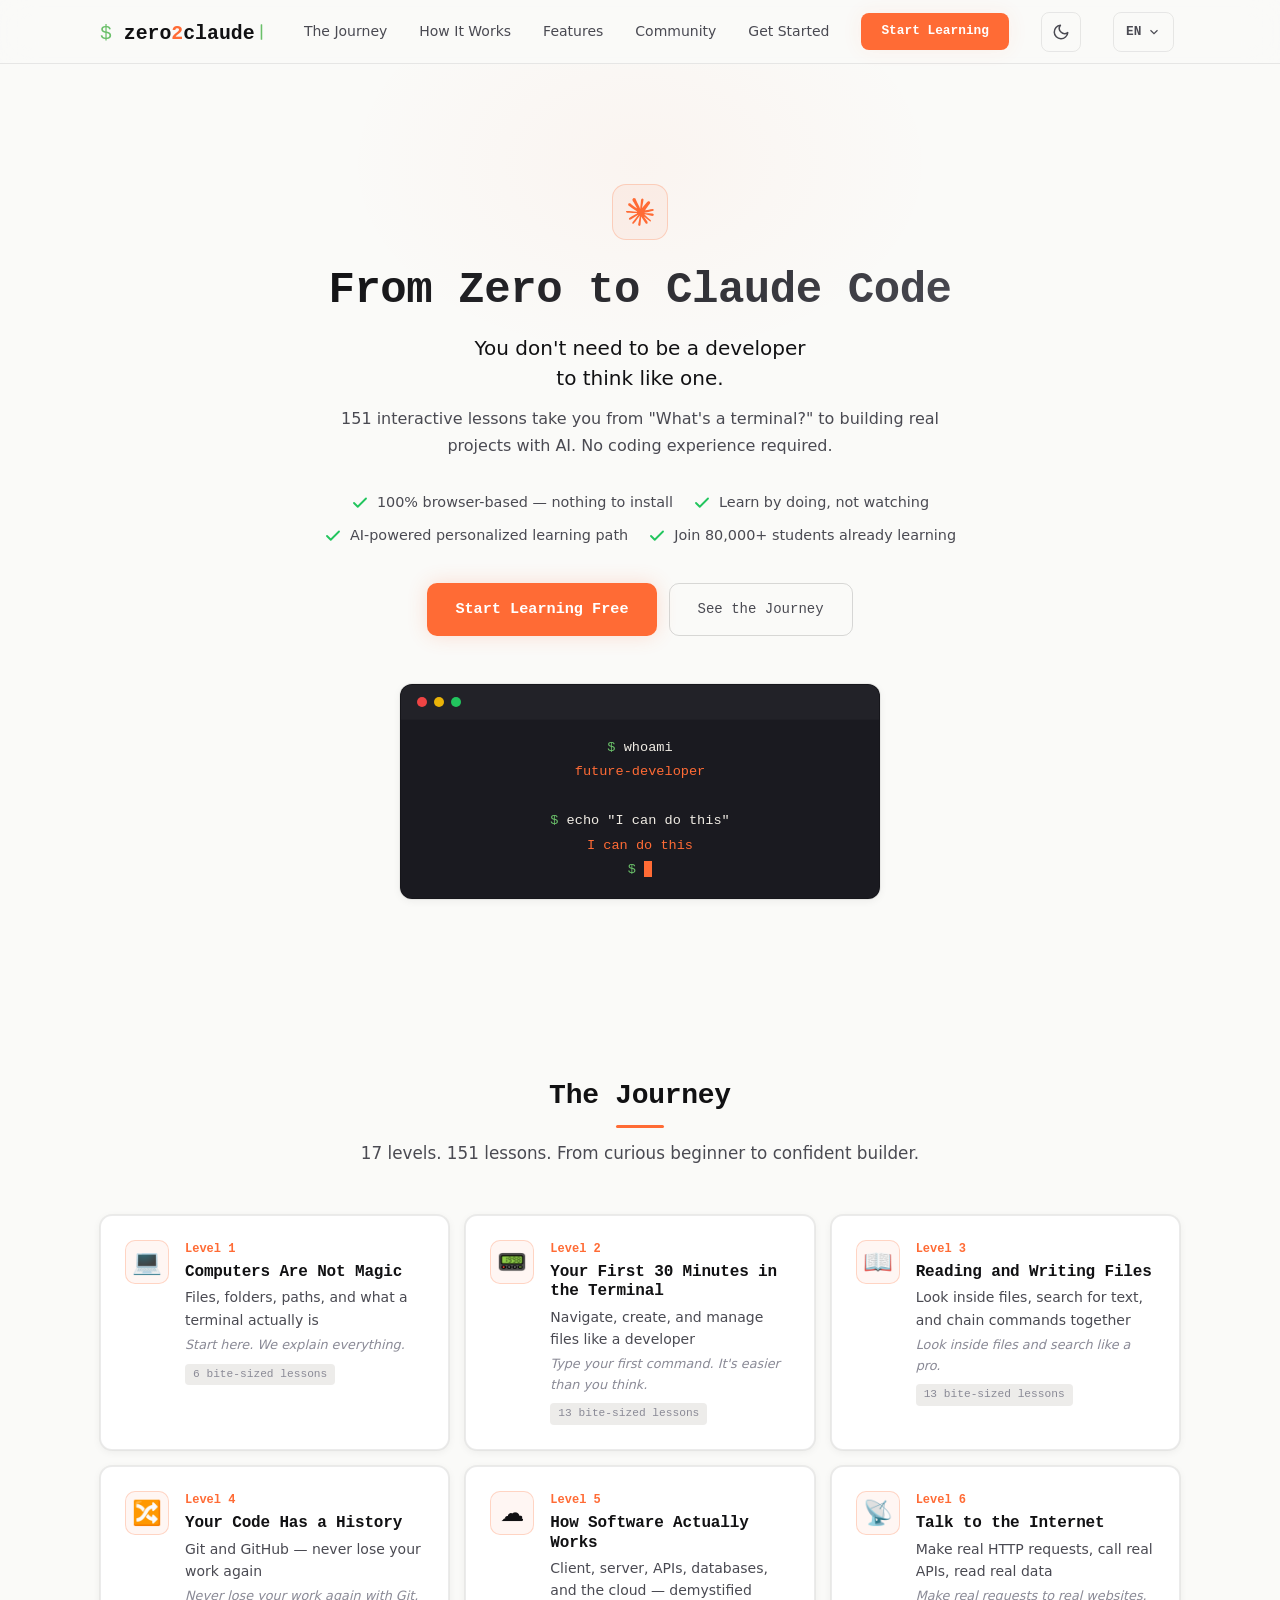
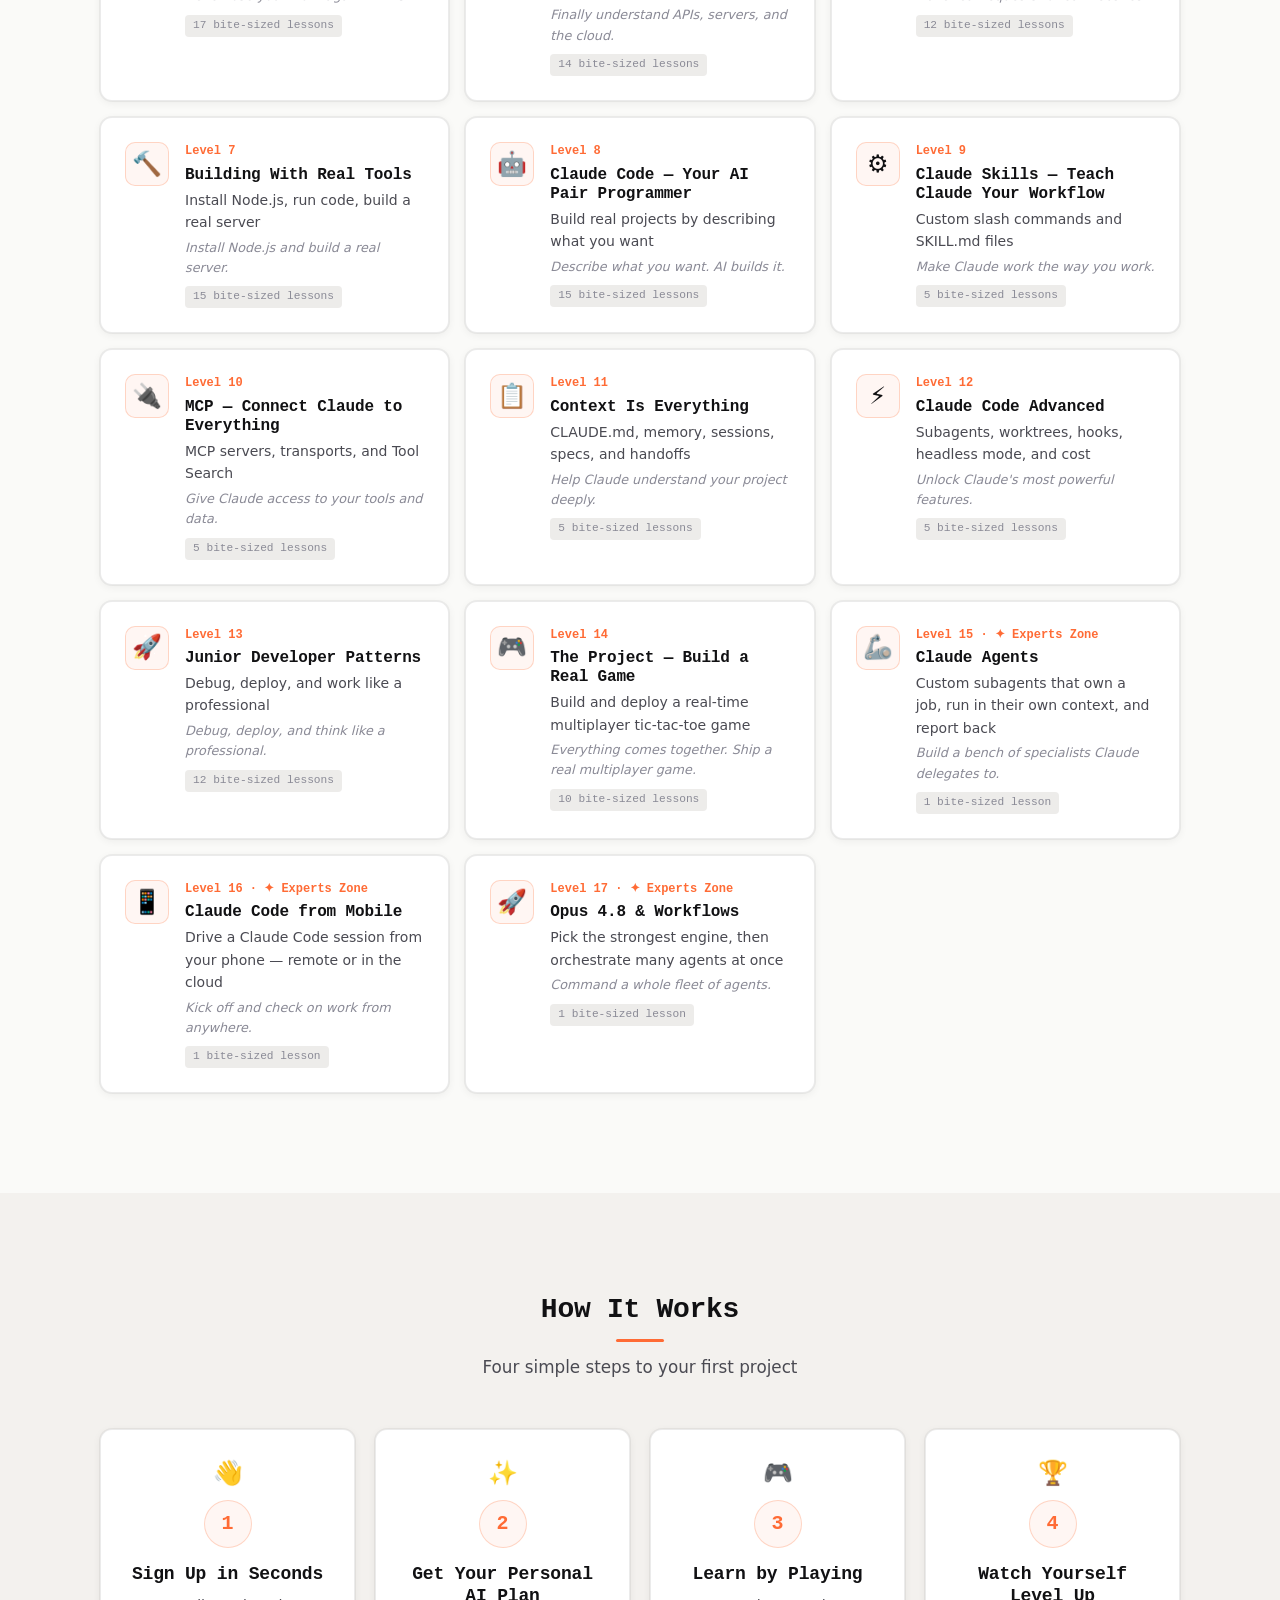
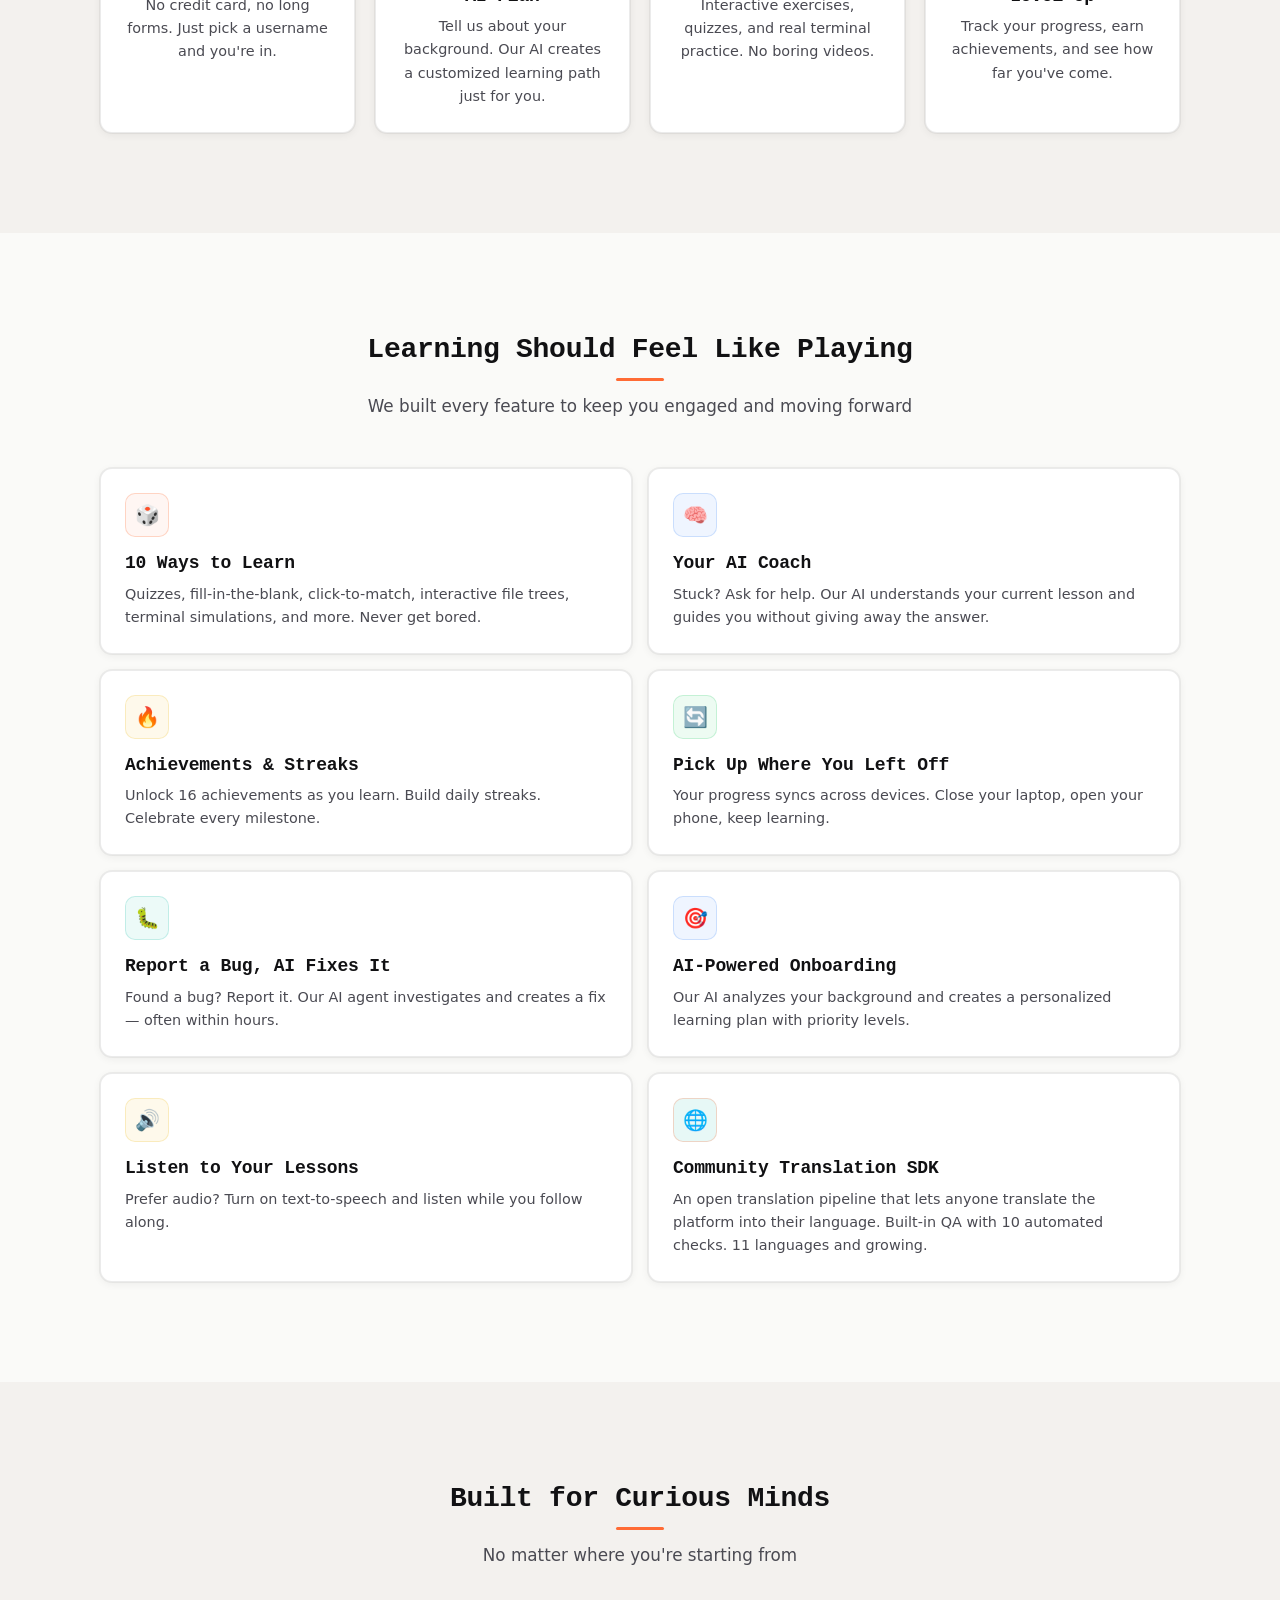
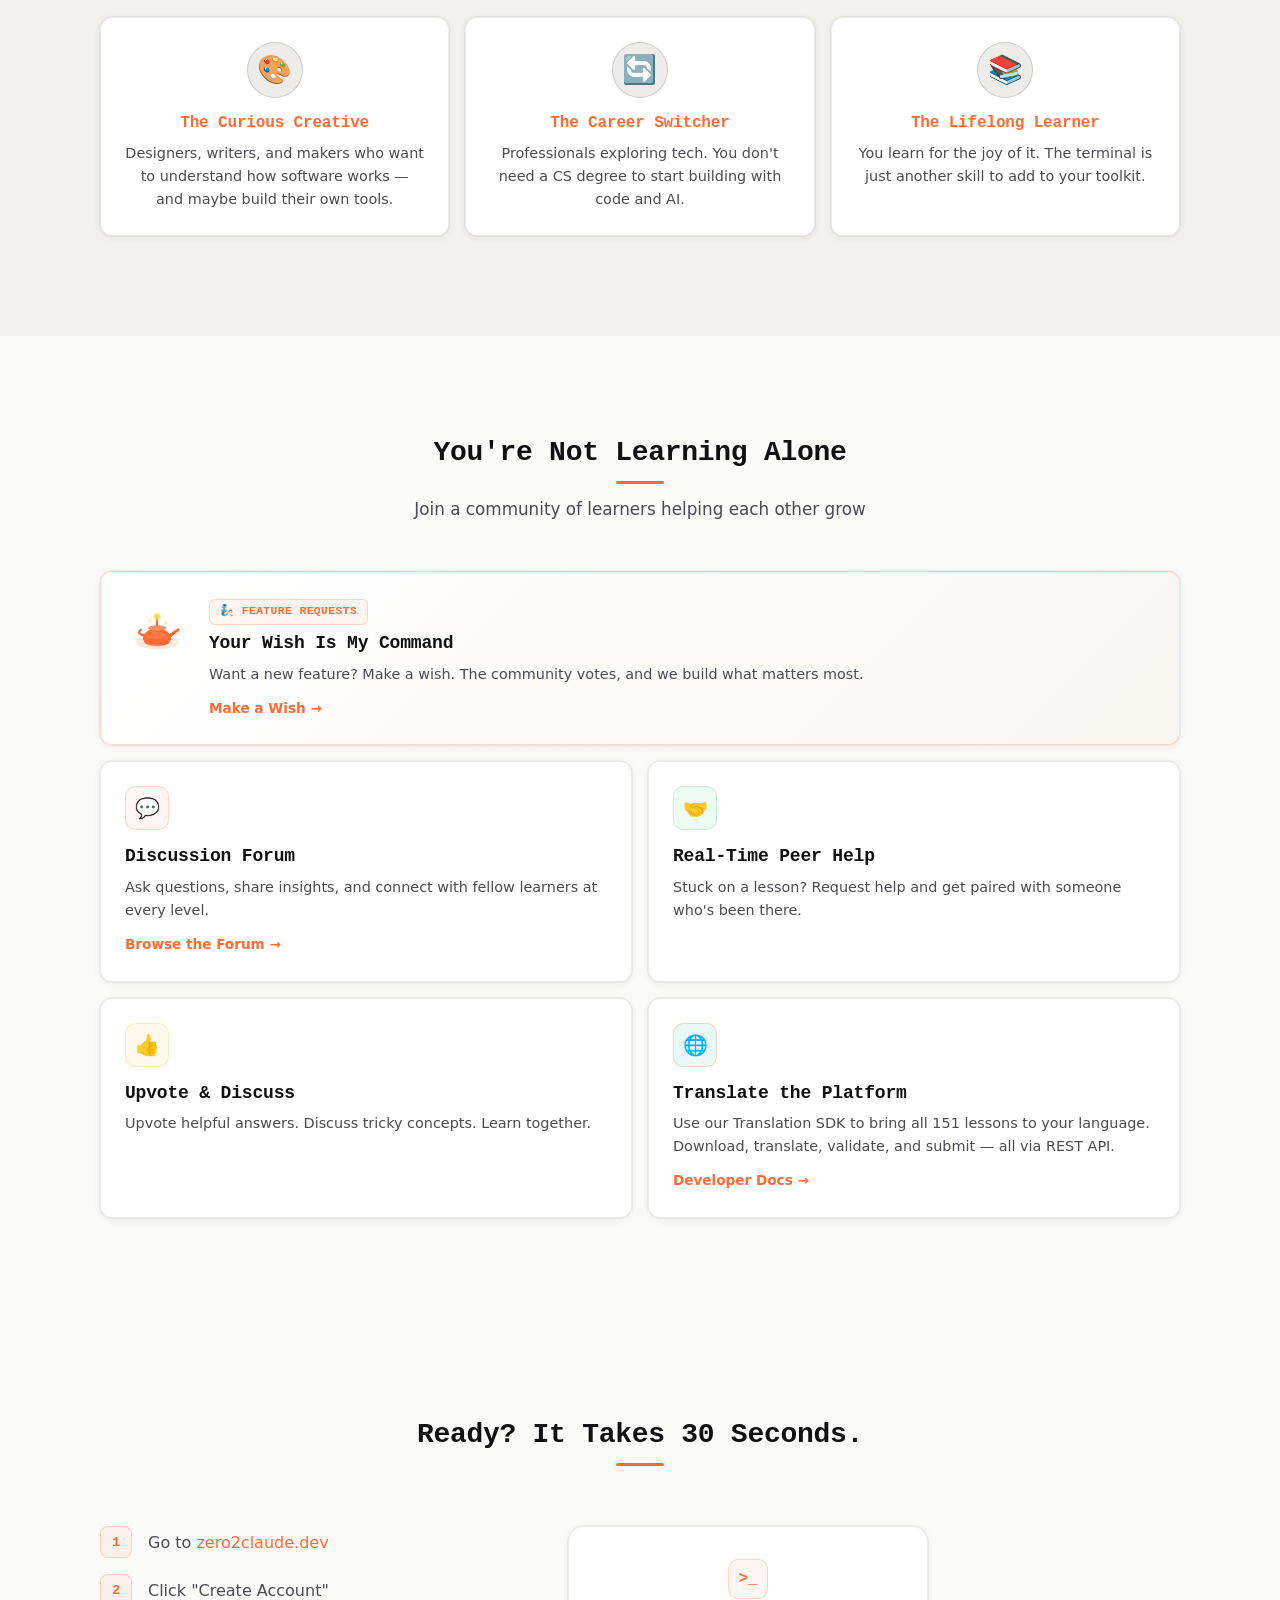
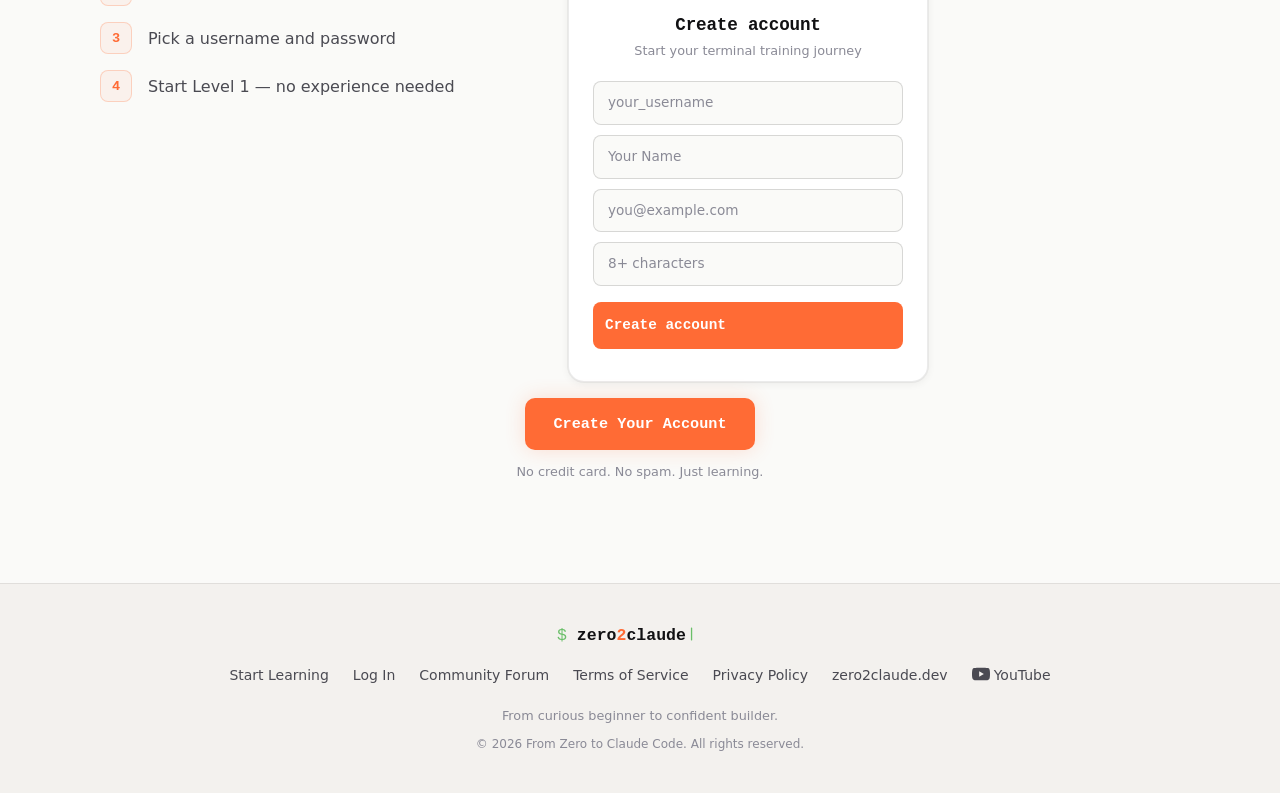
<file: index.html>
<!DOCTYPE html>
<html lang="en">
<head>
  <meta charset="UTF-8">
  <meta name="viewport" content="width=device-width, initial-scale=1.0">
  <title>From Zero to Claude Code — Learn the Command Line from Zero</title>
  <meta name="description" content="An interactive web app teaching non-technical people the terminal. 151 bite-sized lessons across 17 levels, AI personalization, community forum, achievements. No experience needed.">
  <meta name="theme-color" content="#09090B">
  <link rel="canonical" href="https://about.zero2claude.dev">

  <!-- Open Graph -->
  <meta property="og:type" content="website">
  <meta property="og:url" content="https://about.zero2claude.dev">
  <meta property="og:title" content="From Zero to Claude Code — Learn the Command Line from Zero">
  <meta property="og:description" content="151 interactive lessons for non-technical people. AI-powered personalization, community forum, achievements, progress tracking. No experience needed.">
  <meta property="og:image" content="https://about.zero2claude.dev/social-share.png">
  <meta property="og:image:width" content="1200">
  <meta property="og:image:height" content="630">
  <meta property="og:image:alt" content="From Zero to Claude Code: 151 interactive command-line lessons with AI guidance and progress tracking.">

  <!-- Twitter -->
  <meta name="twitter:card" content="summary_large_image">
  <meta name="twitter:title" content="From Zero to Claude Code">
  <meta name="twitter:description" content="Learn the command line from zero. 151 interactive lessons for non-technical people.">
  <meta name="twitter:image" content="https://about.zero2claude.dev/social-share.png">
  <meta name="twitter:image:alt" content="From Zero to Claude Code social share image with terminal-style preview and learning highlights.">

  <!-- Alternate languages -->
  <link rel="alternate" hreflang="en" href="https://about.zero2claude.dev">
  <link rel="alternate" hreflang="es" href="https://about.zero2claude.dev?lang=es">
  <link rel="alternate" hreflang="uk" href="https://about.zero2claude.dev?lang=uk">
  <link rel="alternate" hreflang="he" href="https://about.zero2claude.dev?lang=he">
  <link rel="alternate" hreflang="ar" href="https://about.zero2claude.dev?lang=ar">
  <link rel="alternate" hreflang="ja" href="https://about.zero2claude.dev?lang=ja">
  <link rel="alternate" hreflang="de" href="https://about.zero2claude.dev?lang=de">
  <link rel="alternate" hreflang="pt" href="https://about.zero2claude.dev?lang=pt">
  <link rel="alternate" hreflang="tr" href="https://about.zero2claude.dev?lang=tr">
  <link rel="alternate" hreflang="zh-CN" href="https://about.zero2claude.dev?lang=zh-CN">
  <link rel="alternate" hreflang="fr" href="https://about.zero2claude.dev?lang=fr">
  <link rel="alternate" hreflang="x-default" href="https://about.zero2claude.dev">

  <!-- Favicon -->
  <link rel="icon" type="image/svg+xml" href="favicon.svg">

  <!-- i18n early detection -->
  <script>
  (function(){
    var A=['en','es','uk','he','ar','ja','de','pt','tr','zh-CN','fr'],l=null;
    var p=new URLSearchParams(location.search).get('lang');
    if(p&&A.indexOf(p)>=0)l=p;
    if(!l){var s=localStorage.getItem('landing-lang');if(s&&A.indexOf(s)>=0)l=s;}
    if(!l){var b=navigator.language||'';if(b.slice(0,2)==='zh')b='zh-CN';else b=b.slice(0,2);if(A.indexOf(b)>=0)l=b;}
    if(!l)l='en';
    document.documentElement.lang=l;
    if(l==='he'||l==='ar')document.documentElement.dir='rtl';
  })();
  </script>

  <link rel="stylesheet" href="style.css">
</head>
<body class="i18n-loading">
<noscript><style>body.i18n-loading{visibility:visible!important}</style></noscript>

  <!-- Skip Link -->
  <a href="#main" class="skip-link" data-i18n="nav.skip">Skip to content</a>

  <!-- ========== HEADER ========== -->
  <header class="site-header">
    <div class="header-inner">
      <a href="#" class="logo" aria-label="zero2claude — Home" data-i18n-aria="nav.logoAria">
        <svg viewBox="0 0 380 46" height="24" aria-hidden="true" direction="ltr">
          <text x="0" y="36" font-family="'Monaco','Menlo','JetBrains Mono',monospace" font-size="38"><tspan font-weight="500" fill="#6ABF69">$ </tspan><tspan font-weight="700" fill="var(--text-primary)">zero</tspan><tspan font-weight="800" fill="var(--accent)">2</tspan><tspan font-weight="700" fill="var(--text-primary)">claude</tspan></text><rect class="cursor" x="308" y="8" width="3" height="30" fill="#6ABF69" rx="1"/>
        </svg>
      </a>

      <!-- Desktop Nav -->
      <nav class="desktop-nav" aria-label="Main navigation">
        <a href="#journey" data-i18n="nav.journey">Your Journey</a>
        <a href="#how-it-works" data-i18n="nav.how">How It Works</a>
        <a href="#features" data-i18n="nav.features">Why It's Fun</a>
        <a href="#community" data-i18n="nav.community">Community</a>
        <a href="#get-started" data-i18n="nav.getStarted">Get Started</a>
        <a href="https://zero2claude.dev/register" class="btn-header-cta" data-i18n="nav.startLearning">Start Learning</a>
        <button class="theme-toggle" aria-label="Toggle light/dark mode" title="Toggle theme" data-i18n-aria="nav.themeToggle">
          <svg class="icon-sun" viewBox="0 0 24 24" fill="none" stroke="currentColor" stroke-width="2" stroke-linecap="round" stroke-linejoin="round"><circle cx="12" cy="12" r="5"/><path d="M12 1v2M12 21v2M4.22 4.22l1.42 1.42M18.36 18.36l1.42 1.42M1 12h2M21 12h2M4.22 19.78l1.42-1.42M18.36 5.64l1.42-1.42"/></svg>
          <svg class="icon-moon" viewBox="0 0 24 24" fill="none" stroke="currentColor" stroke-width="2" stroke-linecap="round" stroke-linejoin="round"><path d="M21 12.79A9 9 0 1 1 11.21 3 7 7 0 0 0 21 12.79z"/></svg>
        </button>
        <div class="lang-switcher">
          <button class="lang-current" aria-haspopup="listbox" aria-expanded="false">
            <span class="lang-code">EN</span>
            <svg class="lang-chevron" viewBox="0 0 24 24" width="14" height="14" fill="none" stroke="currentColor" stroke-width="2"><path d="M6 9l6 6 6-6"/></svg>
          </button>
          <ul class="lang-options" role="listbox">
            <li role="option" data-lang="en"><span class="lang-flag">🇬🇧</span> English</li>
            <li role="option" data-lang="es"><span class="lang-flag">🇪🇸</span> Español</li>
            <li role="option" data-lang="uk"><span class="lang-flag">🇺🇦</span> Українська</li>
            <li role="option" data-lang="he"><span class="lang-flag">🇮🇱</span> עברית</li>
            <li role="option" data-lang="ar"><span class="lang-flag">🇸🇦</span> العربية</li>
            <li role="option" data-lang="ja"><span class="lang-flag">🇯🇵</span> 日本語</li>
            <li role="option" data-lang="de"><span class="lang-flag">🇩🇪</span> Deutsch</li>
            <li role="option" data-lang="pt"><span class="lang-flag">🇧🇷</span> Português</li>
            <li role="option" data-lang="tr"><span class="lang-flag">🇹🇷</span> Türkçe</li>
            <li role="option" data-lang="zh-CN"><span class="lang-flag">🇨🇳</span> 中文</li>
            <li role="option" data-lang="fr"><span class="lang-flag">🇫🇷</span> Français</li>
          </ul>
        </div>
      </nav>

      <div class="header-right-mobile">
        <button class="theme-toggle" aria-label="Toggle light/dark mode" title="Toggle theme" data-i18n-aria="nav.themeToggle">
          <svg class="icon-sun" viewBox="0 0 24 24" fill="none" stroke="currentColor" stroke-width="2" stroke-linecap="round" stroke-linejoin="round"><circle cx="12" cy="12" r="5"/><path d="M12 1v2M12 21v2M4.22 4.22l1.42 1.42M18.36 18.36l1.42 1.42M1 12h2M21 12h2M4.22 19.78l1.42-1.42M18.36 5.64l1.42-1.42"/></svg>
          <svg class="icon-moon" viewBox="0 0 24 24" fill="none" stroke="currentColor" stroke-width="2" stroke-linecap="round" stroke-linejoin="round"><path d="M21 12.79A9 9 0 1 1 11.21 3 7 7 0 0 0 21 12.79z"/></svg>
        </button>
        <!-- Hamburger (mobile) -->
        <button class="hamburger" aria-label="Open menu" aria-expanded="false" aria-controls="mobile-nav" data-i18n-aria="nav.openMenu">
        <svg viewBox="0 0 24 24" fill="none" stroke="currentColor" stroke-width="2" stroke-linecap="round">
          <path d="M4 6h16M4 12h16M4 18h16"/>
        </svg>
        </button>
      </div>
    </div>
  </header>

  <!-- Mobile Nav Overlay -->
  <div class="mobile-nav" id="mobile-nav" role="dialog" aria-label="Navigation menu" data-i18n-aria="nav.navMenu">
    <button class="mobile-nav-close" aria-label="Close menu" data-i18n-aria="nav.closeMenu">
      <svg viewBox="0 0 24 24" fill="none" stroke="currentColor" stroke-width="2" stroke-linecap="round">
        <path d="M18 6L6 18M6 6l12 12"/>
      </svg>
    </button>
    <div class="mobile-lang-row">
      <button class="mobile-lang-btn" data-lang="en">EN</button>
      <button class="mobile-lang-btn" data-lang="es">ES</button>
      <button class="mobile-lang-btn" data-lang="uk">UK</button>
      <button class="mobile-lang-btn" data-lang="he">HE</button>
      <button class="mobile-lang-btn" data-lang="ar">AR</button>
      <button class="mobile-lang-btn" data-lang="ja">JA</button>
      <button class="mobile-lang-btn" data-lang="de">DE</button>
      <button class="mobile-lang-btn" data-lang="pt">PT</button>
      <button class="mobile-lang-btn" data-lang="tr">TR</button>
      <button class="mobile-lang-btn" data-lang="zh-CN">中文</button>
      <button class="mobile-lang-btn" data-lang="fr">FR</button>
    </div>
    <a href="#journey" data-i18n="nav.journey">Your Journey</a>
    <a href="#how-it-works" data-i18n="nav.how">How It Works</a>
    <a href="#features" data-i18n="nav.features">Why It's Fun</a>
    <a href="#community" data-i18n="nav.community">Community</a>
    <a href="#get-started" data-i18n="nav.getStarted">Get Started</a>
    <a href="https://zero2claude.dev/register" class="btn-primary" data-i18n="nav.startLearning">Start Learning</a>
  </div>

  <!-- ========== MAIN ========== -->
  <main id="main">

    <!-- ===== HERO ===== -->
    <section class="hero" id="hero">
      <div class="hero-glow" aria-hidden="true"></div>
      <div class="container">
        <div class="hero-content">
          <div class="hero-icon">
            <svg viewBox="0 0 16 16" fill="currentColor" aria-hidden="true">
              <path d="m3.127 10.604 3.135-1.76.053-.153-.053-.085H6.11l-.525-.032-1.791-.048-1.554-.065-1.505-.08-.38-.081L0 7.832l.036-.234.32-.214.455.04 1.009.069 1.513.105 1.097.064 1.626.17h.259l.036-.105-.089-.065-.068-.064-1.566-1.062-1.695-1.121-.887-.646-.48-.327-.243-.306-.104-.67.435-.48.585.04.15.04.593.456 1.267.981 1.654 1.218.242.202.097-.068.012-.049-.109-.181-.9-1.626-.96-1.655-.428-.686-.113-.411a2 2 0 0 1-.068-.484l.496-.674L4.446 0l.662.089.279.242.411.94.666 1.48 1.033 2.014.302.597.162.553.06.17h.105v-.097l.085-1.134.157-1.392.154-1.792.052-.504.25-.605.497-.327.387.186.319.456-.045.294-.19 1.23-.37 1.93-.243 1.29h.142l.161-.16.654-.868 1.097-1.372.484-.545.565-.601.363-.287h.686l.505.751-.226.775-.707.895-.585.759-.839 1.13-.524.904.048.072.125-.012 1.897-.403 1.024-.186 1.223-.21.553.258.06.263-.218.536-1.307.323-1.533.307-2.284.54-.028.02.032.04 1.029.098.44.024h1.077l2.005.15.525.346.315.424-.053.323-.807.411-3.631-.863-.872-.218h-.12v.073l.726.71 1.331 1.202 1.667 1.55.084.383-.214.302-.226-.032-1.464-1.101-.565-.497-1.28-1.077h-.084v.113l.295.432 1.557 2.34.08.718-.112.234-.404.141-.444-.08-.911-1.28-.94-1.44-.759-1.291-.093.053-.448 4.821-.21.246-.484.186-.403-.307-.214-.496.214-.98.258-1.28.21-1.016.19-1.263.112-.42-.008-.028-.092.012-.953 1.307-1.448 1.957-1.146 1.227-.274.109-.477-.247.045-.44.266-.39 1.586-2.018.956-1.25.617-.723-.004-.105h-.036l-4.212 2.736-.75.096-.324-.302.04-.496.154-.162 1.267-.871z"/>
            </svg>
          </div>

          <h1 class="hero-title" data-i18n="hero.title">From Zero to Claude Code</h1>

          <p class="hero-headline" data-i18n-html="hero.headline">You don't need to be a developer.<br>You just need to be curious.</p>

          <p class="hero-subtext" data-i18n="hero.subtext">151 bite-sized interactive lessons that teach you the command line — at your own pace, with zero prior experience needed.</p>

          <ul class="hero-bullets">
            <li>
              <svg viewBox="0 0 24 24" fill="none" stroke="currentColor" stroke-width="2.5" stroke-linecap="round" stroke-linejoin="round" aria-hidden="true"><path d="M20 6L9 17l-5-5"/></svg>
              <span data-i18n="hero.bullet1">No coding background required</span>
            </li>
            <li>
              <svg viewBox="0 0 24 24" fill="none" stroke="currentColor" stroke-width="2.5" stroke-linecap="round" stroke-linejoin="round" aria-hidden="true"><path d="M20 6L9 17l-5-5"/></svg>
              <span data-i18n="hero.bullet2">Learn by doing, not watching</span>
            </li>
            <li>
              <svg viewBox="0 0 24 24" fill="none" stroke="currentColor" stroke-width="2.5" stroke-linecap="round" stroke-linejoin="round" aria-hidden="true"><path d="M20 6L9 17l-5-5"/></svg>
              <span data-i18n="hero.bullet3">AI creates a plan just for you</span>
            </li>
            <li>
              <svg viewBox="0 0 24 24" fill="none" stroke="currentColor" stroke-width="2.5" stroke-linecap="round" stroke-linejoin="round" aria-hidden="true"><path d="M20 6L9 17l-5-5"/></svg>
              <span data-i18n="hero.bullet4">Track your progress and earn achievements</span>
            </li>
          </ul>

          <div class="hero-ctas">
            <a href="https://zero2claude.dev/register" class="btn-primary" data-i18n="hero.cta.primary">Start Your Journey</a>
            <a href="https://zero2claude.dev/login" class="btn-secondary" data-i18n="hero.cta.secondary">Already learning? Welcome back</a>
          </div>

          <!-- Terminal Mockup -->
          <div class="terminal-mockup" aria-hidden="true">
            <div class="terminal-titlebar">
              <span class="terminal-dot red"></span>
              <span class="terminal-dot yellow"></span>
              <span class="terminal-dot green"></span>
            </div>
            <div class="terminal-body">
              <div class="terminal-line"><span class="terminal-prompt">$ </span><span class="terminal-command">whoami</span></div>
              <div class="terminal-line"><span class="terminal-output" data-i18n="terminal.out1">future-developer</span></div>
              <div class="terminal-line">&nbsp;</div>
              <div class="terminal-line"><span class="terminal-prompt">$ </span><span class="terminal-command">echo "I can do this"</span></div>
              <div class="terminal-line"><span class="terminal-output" data-i18n="terminal.out2">I can do this</span></div>
              <div class="terminal-line"><span class="terminal-prompt">$ </span><span class="terminal-cursor"></span></div>
            </div>
          </div>
        </div>
      </div>
    </section>

    <!-- ===== YOUR JOURNEY ===== -->
    <section id="journey">
      <div class="container">
        <div class="section-header fade-in">
          <h2 class="accent-underline" data-i18n="journey.title">Your Journey</h2>
          <p data-i18n="journey.subtitle">From "what's a file?" to building real projects with AI. 17 levels, 151 lessons — one step at a time.</p>
        </div>

        <div class="journey-grid stagger-children">

          <div class="card level-card fade-in">
            <div class="icon-box">&#x1F4BB;</div>
            <div class="level-card-content">
              <div class="level-number" data-i18n="level1.number">Level 1</div>
              <h3 data-i18n="level1.name">Computers Are Not Magic</h3>
              <p class="subtitle" data-i18n="level1.subtitle">Files, folders, paths, and what a terminal actually is</p>
              <p class="encouragement" data-i18n="level1.encouragement">Start here. We explain everything.</p>
              <span class="lesson-count" data-i18n="level1.lessons">6 bite-sized lessons</span>
            </div>
          </div>

          <div class="card level-card fade-in">
            <div class="icon-box">&#x1F4DF;</div>
            <div class="level-card-content">
              <div class="level-number" data-i18n="level2.number">Level 2</div>
              <h3 data-i18n="level2.name">Your First 30 Minutes in the Terminal</h3>
              <p class="subtitle" data-i18n="level2.subtitle">Navigate, create, and manage files like a developer</p>
              <p class="encouragement" data-i18n="level2.encouragement">Type your first command. It's easier than you think.</p>
              <span class="lesson-count" data-i18n="level2.lessons">13 bite-sized lessons</span>
            </div>
          </div>

          <div class="card level-card fade-in">
            <div class="icon-box">&#x1F4D6;</div>
            <div class="level-card-content">
              <div class="level-number" data-i18n="level3.number">Level 3</div>
              <h3 data-i18n="level3.name">Reading and Writing Files</h3>
              <p class="subtitle" data-i18n="level3.subtitle">Look inside files, search for text, and chain commands together</p>
              <p class="encouragement" data-i18n="level3.encouragement">Look inside files and search like a pro.</p>
              <span class="lesson-count" data-i18n="level3.lessons">13 bite-sized lessons</span>
            </div>
          </div>

          <div class="card level-card fade-in">
            <div class="icon-box">&#x1F500;</div>
            <div class="level-card-content">
              <div class="level-number" data-i18n="level4.number">Level 4</div>
              <h3 data-i18n="level4.name">Your Code Has a History</h3>
              <p class="subtitle" data-i18n="level4.subtitle">Git and GitHub — never lose your work again</p>
              <p class="encouragement" data-i18n="level4.encouragement">Never lose your work again with Git.</p>
              <span class="lesson-count" data-i18n="level4.lessons">17 bite-sized lessons</span>
            </div>
          </div>

          <div class="card level-card fade-in">
            <div class="icon-box">&#x2601;&#xFE0F;</div>
            <div class="level-card-content">
              <div class="level-number" data-i18n="level5.number">Level 5</div>
              <h3 data-i18n="level5.name">How Software Actually Works</h3>
              <p class="subtitle" data-i18n="level5.subtitle">Client, server, APIs, databases, and the cloud — demystified</p>
              <p class="encouragement" data-i18n="level5.encouragement">Finally understand APIs, servers, and the cloud.</p>
              <span class="lesson-count" data-i18n="level5.lessons">14 bite-sized lessons</span>
            </div>
          </div>

          <div class="card level-card fade-in">
            <div class="icon-box">&#x1F4E1;</div>
            <div class="level-card-content">
              <div class="level-number" data-i18n="level6.number">Level 6</div>
              <h3 data-i18n="level6.name">Talk to the Internet</h3>
              <p class="subtitle" data-i18n="level6.subtitle">Make real HTTP requests, call real APIs, read real data</p>
              <p class="encouragement" data-i18n="level6.encouragement">Make real requests to real websites.</p>
              <span class="lesson-count" data-i18n="level6.lessons">12 bite-sized lessons</span>
            </div>
          </div>

          <div class="card level-card fade-in">
            <div class="icon-box">&#x1F528;</div>
            <div class="level-card-content">
              <div class="level-number" data-i18n="level7.number">Level 7</div>
              <h3 data-i18n="level7.name">Building With Real Tools</h3>
              <p class="subtitle" data-i18n="level7.subtitle">Install Node.js, run code, build a real server</p>
              <p class="encouragement" data-i18n="level7.encouragement">Install Node.js and build a real server.</p>
              <span class="lesson-count" data-i18n="level7.lessons">15 bite-sized lessons</span>
            </div>
          </div>

          <div class="card level-card fade-in">
            <div class="icon-box">&#x1F916;</div>
            <div class="level-card-content">
              <div class="level-number" data-i18n="level8.number">Level 8</div>
              <h3 data-i18n="level8.name">Claude Code — Your AI Pair Programmer</h3>
              <p class="subtitle" data-i18n="level8.subtitle">Build real projects by describing what you want</p>
              <p class="encouragement" data-i18n="level8.encouragement">Describe what you want. AI builds it.</p>
              <span class="lesson-count" data-i18n="level8.lessons">15 bite-sized lessons</span>
            </div>
          </div>

          <div class="card level-card fade-in">
            <div class="icon-box">&#x2699;&#xFE0F;</div>
            <div class="level-card-content">
              <div class="level-number" data-i18n="level9.number">Level 9</div>
              <h3 data-i18n="level9.name">Claude Skills — Teach Claude Your Workflow</h3>
              <p class="subtitle" data-i18n="level9.subtitle">Custom slash commands and SKILL.md files</p>
              <p class="encouragement" data-i18n="level9.encouragement">Make Claude work the way you work.</p>
              <span class="lesson-count" data-i18n="level9.lessons">5 bite-sized lessons</span>
            </div>
          </div>

          <div class="card level-card fade-in">
            <div class="icon-box">&#x1F50C;</div>
            <div class="level-card-content">
              <div class="level-number" data-i18n="level10.number">Level 10</div>
              <h3 data-i18n="level10.name">MCP — Connect Claude to Everything</h3>
              <p class="subtitle" data-i18n="level10.subtitle">MCP servers, transports, and Tool Search</p>
              <p class="encouragement" data-i18n="level10.encouragement">Give Claude access to your tools and data.</p>
              <span class="lesson-count" data-i18n="level10.lessons">5 bite-sized lessons</span>
            </div>
          </div>

          <div class="card level-card fade-in">
            <div class="icon-box">&#x1F4CB;</div>
            <div class="level-card-content">
              <div class="level-number" data-i18n="level11.number">Level 11</div>
              <h3 data-i18n="level11.name">Context Is Everything</h3>
              <p class="subtitle" data-i18n="level11.subtitle">CLAUDE.md, memory, sessions, specs, and handoffs</p>
              <p class="encouragement" data-i18n="level11.encouragement">Help Claude understand your project deeply.</p>
              <span class="lesson-count" data-i18n="level11.lessons">5 bite-sized lessons</span>
            </div>
          </div>

          <div class="card level-card fade-in">
            <div class="icon-box">&#x26A1;</div>
            <div class="level-card-content">
              <div class="level-number" data-i18n="level12.number">Level 12</div>
              <h3 data-i18n="level12.name">Claude Code Advanced</h3>
              <p class="subtitle" data-i18n="level12.subtitle">Subagents, worktrees, hooks, headless mode, and cost</p>
              <p class="encouragement" data-i18n="level12.encouragement">Unlock Claude's most powerful features.</p>
              <span class="lesson-count" data-i18n="level12.lessons">5 bite-sized lessons</span>
            </div>
          </div>

          <div class="card level-card fade-in">
            <div class="icon-box">&#x1F680;</div>
            <div class="level-card-content">
              <div class="level-number" data-i18n="level13.number">Level 13</div>
              <h3 data-i18n="level13.name">Junior Developer Patterns</h3>
              <p class="subtitle" data-i18n="level13.subtitle">Debug, deploy, and work like a professional</p>
              <p class="encouragement" data-i18n="level13.encouragement">Debug, deploy, and think like a professional.</p>
              <span class="lesson-count" data-i18n="level13.lessons">12 bite-sized lessons</span>
            </div>
          </div>

          <div class="card level-card fade-in">
            <div class="icon-box">&#x1F3AE;</div>
            <div class="level-card-content">
              <div class="level-number" data-i18n="level14.number">Level 14</div>
              <h3 data-i18n="level14.name">The Project — Build a Real Game</h3>
              <p class="subtitle" data-i18n="level14.subtitle">Build and deploy a real-time multiplayer tic-tac-toe game</p>
              <p class="encouragement" data-i18n="level14.encouragement">Everything comes together. Ship a real multiplayer game.</p>
              <span class="lesson-count" data-i18n="level14.lessons">10 bite-sized lessons</span>
            </div>
          </div>

          <div class="card level-card fade-in">
            <div class="icon-box">&#x1F9BE;</div>
            <div class="level-card-content">
              <div class="level-number" data-i18n="level15.number">Level 15 · ✦ Experts Zone</div>
              <h3 data-i18n="level15.name">Claude Agents</h3>
              <p class="subtitle" data-i18n="level15.subtitle">Custom subagents that own a job, run in their own context, and report back</p>
              <p class="encouragement" data-i18n="level15.encouragement">Build a bench of specialists Claude delegates to.</p>
              <span class="lesson-count" data-i18n="level15.lessons">1 bite-sized lesson</span>
            </div>
          </div>

          <div class="card level-card fade-in">
            <div class="icon-box">&#x1F4F1;</div>
            <div class="level-card-content">
              <div class="level-number" data-i18n="level16.number">Level 16 · ✦ Experts Zone</div>
              <h3 data-i18n="level16.name">Claude Code from Mobile</h3>
              <p class="subtitle" data-i18n="level16.subtitle">Drive a Claude Code session from your phone — remote or in the cloud</p>
              <p class="encouragement" data-i18n="level16.encouragement">Kick off and check on work from anywhere.</p>
              <span class="lesson-count" data-i18n="level16.lessons">1 bite-sized lesson</span>
            </div>
          </div>

          <div class="card level-card fade-in">
            <div class="icon-box">&#x1F680;</div>
            <div class="level-card-content">
              <div class="level-number" data-i18n="level17.number">Level 17 · ✦ Experts Zone</div>
              <h3 data-i18n="level17.name">Opus 4.8 &amp; Workflows</h3>
              <p class="subtitle" data-i18n="level17.subtitle">Pick the strongest engine, then orchestrate many agents at once</p>
              <p class="encouragement" data-i18n="level17.encouragement">Command a whole fleet of agents.</p>
              <span class="lesson-count" data-i18n="level17.lessons">1 bite-sized lesson</span>
            </div>
          </div>

        </div>
      </div>
    </section>

    <!-- ===== HOW IT WORKS ===== -->
    <section id="how-it-works" style="background: var(--bg-secondary);">
      <div class="container">
        <div class="section-header fade-in">
          <h2 class="accent-underline" data-i18n="how.title">How It Works</h2>
          <p data-i18n="how.subtitle">No installations. No setup. Just open your browser and go.</p>
        </div>

        <div class="steps-grid stagger-children">

          <div class="card step-card fade-in">
            <div class="step-icon">&#x1F44B;</div>
            <div class="step-number">1</div>
            <h3 data-i18n="step1.title">Sign Up in Seconds</h3>
            <p data-i18n="step1.text">Pick a username, set a password, and you're in. No credit card, no catches.</p>
          </div>

          <div class="card step-card fade-in">
            <div class="step-icon">&#x2728;</div>
            <div class="step-number">2</div>
            <h3 data-i18n="step2.title">Get Your Personal AI Plan</h3>
            <p data-i18n="step2.text">Tell us a bit about yourself — are you a designer? A student? Just curious? Our AI builds a learning path made for you.</p>
          </div>

          <div class="card step-card fade-in">
            <div class="step-icon">&#x1F3AE;</div>
            <div class="step-number">3</div>
            <h3 data-i18n="step3.title">Learn by Playing</h3>
            <p data-i18n="step3.text">Each lesson is a mini challenge. Type commands, match answers, explore file trees, solve puzzles. It feels more like a game than a class.</p>
          </div>

          <div class="card step-card fade-in">
            <div class="step-icon">&#x1F3C6;</div>
            <div class="step-number">4</div>
            <h3 data-i18n="step4.title">Watch Yourself Level Up</h3>
            <p data-i18n="step4.text">Earn achievements, build streaks, unlock levels. Your dashboard shows how far you've come.</p>
          </div>

        </div>
      </div>
    </section>

    <!-- ===== WHY IT'S FUN ===== -->
    <section id="features">
      <div class="container">
        <div class="section-header fade-in">
          <h2 class="accent-underline" data-i18n="features.title">Learning Should Feel Like Playing</h2>
          <p data-i18n="features.subtitle">Interactive activities, AI guidance, and a reward system that keeps you coming back.</p>
        </div>

        <div class="features-grid stagger-children">

          <div class="card feature-card fade-in">
            <div class="icon-box">&#x1F3B2;</div>
            <h3 data-i18n="feature1.title">10 Ways to Learn</h3>
            <p data-i18n="feature1.text">Quizzes, fill-in-the-blanks, terminal simulators, file tree puzzles, drag-and-match — every lesson keeps you engaged with something new.</p>
          </div>

          <div class="card feature-card fade-in">
            <div class="icon-box blue">&#x1F9E0;</div>
            <h3 data-i18n="feature2.title">Your AI Coach</h3>
            <p data-i18n="feature2.text">Not sure where to start? Tell the AI about your goals, and it highlights exactly which lessons matter most for you. Like having a personal tutor.</p>
          </div>

          <div class="card feature-card fade-in">
            <div class="icon-box yellow">&#x1F525;</div>
            <h3 data-i18n="feature3.title">Achievements &amp; Streaks</h3>
            <p data-i18n="feature3.text">Complete lessons to earn badges. Keep your streak alive. Unlock all 16 achievements. See that trophy count grow on your dashboard.</p>
          </div>

          <div class="card feature-card fade-in">
            <div class="icon-box green">&#x1F504;</div>
            <h3 data-i18n="feature4.title">Pick Up Where You Left Off</h3>
            <p data-i18n="feature4.text">Close your laptop, come back tomorrow — the app remembers exactly where you were. Even suggests what to review next.</p>
          </div>

          <div class="card feature-card fade-in">
            <div class="icon-box teal">&#x1F41B;</div>
            <h3 data-i18n="feature5.title">Report a Bug, AI Fixes It</h3>
            <p data-i18n="feature5.text">Found something broken? Report it right from the lesson. An AI agent picks it up, investigates, and opens a fix — automatically.</p>
          </div>

          <div class="card feature-card fade-in">
            <div class="icon-box blue">&#x1F3AF;</div>
            <h3 data-i18n="feature6.title">AI-Powered Onboarding</h3>
            <p data-i18n="feature6.text">Tell us about yourself — your background, goals, and experience. AI builds a personalized learning plan that highlights exactly what to focus on.</p>
          </div>

          <div class="card feature-card fade-in">
            <div class="icon-box yellow">&#x1F50A;</div>
            <h3 data-i18n="feature7.title">Listen to Your Lessons</h3>
            <p data-i18n="feature7.text">Prefer listening over reading? Tap the listen button and every lesson reads itself aloud — perfect for multitasking or accessibility.</p>
          </div>

          <div class="card feature-card fade-in">
            <div class="icon-box" style="background:rgba(20,184,166,0.1); color:#14B8A6;">&#x1F310;</div>
            <h3 data-i18n="feature8.title">Community Translation SDK</h3>
            <p data-i18n="feature8.text">An open translation pipeline that lets anyone translate the platform into their language. Built-in QA engine with 10 automated checks. 11 languages and growing.</p>
          </div>

        </div>
      </div>
    </section>

    <!-- ===== WHO IT'S FOR ===== -->
    <section style="background: var(--bg-secondary);">
      <div class="container">
        <div class="section-header fade-in">
          <h2 class="accent-underline" data-i18n="personas.title">Built for People Who've Never Opened a Terminal</h2>
          <p data-i18n="personas.subtitle">No matter where you're starting from, there's a place for you here.</p>
        </div>

        <div class="persona-grid stagger-children">

          <div class="card persona-card fade-in">
            <div class="persona-avatar">&#x1F3A8;</div>
            <h3 data-i18n="persona1.title">The Curious Creative</h3>
            <p data-i18n="persona1.text">You're a designer, marketer, or writer who keeps hearing about "the terminal" and wants to finally get it.</p>
          </div>

          <div class="card persona-card fade-in">
            <div class="persona-avatar">&#x1F504;</div>
            <h3 data-i18n="persona2.title">The Career Switcher</h3>
            <p data-i18n="persona2.text">You're exploring tech careers and need foundational skills before bootcamps or courses.</p>
          </div>

          <div class="card persona-card fade-in">
            <div class="persona-avatar">&#x1F4DA;</div>
            <h3 data-i18n="persona3.title">The Lifelong Learner</h3>
            <p data-i18n="persona3.text">You just like understanding how things work. Computers shouldn't feel like black boxes.</p>
          </div>

        </div>
      </div>
    </section>

    <!-- ===== COMMUNITY ===== -->
    <section id="community">
      <div class="container">
        <div class="section-header fade-in">
          <h2 class="accent-underline" data-i18n="community.title">You're Not Learning Alone</h2>
          <p data-i18n="community.subtitle">A community of 80,000+ students asking questions, sharing projects, and shaping the platform together.</p>
        </div>

        <div class="community-grid stagger-children">

          <!-- Genie / Feature Requests — hero card -->
          <div class="card community-card community-hero-card fade-in">
            <div class="community-card-inner">
              <svg class="genie-lamp" viewBox="0 0 72 72" fill="none" aria-hidden="true">
                <ellipse cx="36" cy="52" rx="24" ry="8" fill="#FF6B35" opacity="0.15"/>
                <path d="M20 48 C20 42, 28 36, 36 36 C44 36, 52 42, 52 48 L50 52 C50 54, 44 56, 36 56 C28 56, 22 54, 22 52 Z" fill="#FF6B35"/>
                <path d="M24 48 C24 44, 30 40, 36 40 C42 40, 48 44, 48 48" fill="#FF8F5E" opacity="0.4"/>
                <path d="M48 44 L60 36 L62 38 L52 46" fill="#FF6B35"/>
                <ellipse cx="36" cy="36" rx="10" ry="3" fill="#FF8F5E"/>
                <path d="M36 33 L36 26" stroke="#FF6B35" stroke-width="2.5" stroke-linecap="round"/>
                <circle cx="36" cy="23" r="3" fill="#FCD34D" opacity="0.9"/>
                <circle cx="36" cy="23" r="5" fill="#FCD34D" opacity="0.3"/>
                <circle cx="28" cy="28" r="1.5" fill="#FCD34D" opacity="0.6"/>
                <circle cx="46" cy="30" r="1.5" fill="#FCD34D" opacity="0.5"/>
                <path d="M22 44 C16 44, 14 40, 18 38" stroke="#FF6B35" stroke-width="2.5" stroke-linecap="round" fill="none"/>
              </svg>
              <div>
                <span class="community-tag" data-i18n-html="community.tag">&#x1F9DE; Feature Requests</span>
                <h3 data-i18n="community.genie.title">Your Wish Is My Command</h3>
                <p data-i18n="community.genie.text">Wish for a feature and the community votes. Top wishes get built. You don't just use this platform — you shape it.</p>
                <a href="https://zero2claude.dev/forum" class="community-link" data-i18n-html="community.genie.link">Make a Wish &rarr;</a>
              </div>
            </div>
          </div>

          <!-- Forum -->
          <div class="card community-card fade-in">
            <div class="icon-box">&#x1F4AC;</div>
            <h3 data-i18n="community.forum.title">Discussion Forum</h3>
            <p data-i18n="community.forum.text">Ask questions, share what you've built, and help fellow students. Topics organized by lesson, level, and category.</p>
            <a href="https://zero2claude.dev/forum" class="community-link" data-i18n-html="community.forum.link">Browse the Forum &rarr;</a>
          </div>

          <!-- Peer Help -->
          <div class="card community-card fade-in">
            <div class="icon-box green">&#x1F91D;</div>
            <h3 data-i18n="community.help.title">Real-Time Peer Help</h3>
            <p data-i18n="community.help.text">Stuck on a lesson? Request help and a fellow student can jump in to assist — live, in real time.</p>
          </div>

          <!-- Voting -->
          <div class="card community-card fade-in">
            <div class="icon-box yellow">&#x1F44D;</div>
            <h3 data-i18n-html="community.vote.title">Upvote &amp; Discuss</h3>
            <p data-i18n="community.vote.text">Every thread and reply can be upvoted. The best answers and ideas rise to the top, powered by the community.</p>
          </div>

          <!-- Translation SDK -->
          <div class="card community-card fade-in">
            <div class="icon-box" style="background:rgba(20,184,166,0.1); color:#14B8A6;">&#x1F310;</div>
            <h3 data-i18n="community.translate.title">Translate the Platform</h3>
            <p data-i18n="community.translate.text">Use our Translation SDK to translate all 151 lessons into your language. Download, translate, validate, and submit — all via REST API.</p>
            <a href="translate.html" class="community-link" data-i18n-html="community.translate.link">Developer Docs &rarr;</a>
          </div>

        </div>
      </div>
    </section>

    <!-- ===== GETTING STARTED ===== -->
    <section id="get-started">
      <div class="container">
        <div class="section-header fade-in">
          <h2 class="accent-underline" data-i18n="getStarted.title">Ready? It Takes 30 Seconds.</h2>
        </div>

        <div class="getting-started-content">

          <ol class="signup-steps fade-in">
            <li>
              <span class="step-num">1</span>
              <span data-i18n-html="getStarted.step1">Go to <a href="https://zero2claude.dev">zero2claude.dev</a></span>
            </li>
            <li>
              <span class="step-num">2</span>
              <span data-i18n="getStarted.step2">Click "Create Account"</span>
            </li>
            <li>
              <span class="step-num">3</span>
              <span data-i18n="getStarted.step3">Pick a username and password</span>
            </li>
            <li>
              <span class="step-num">4</span>
              <span data-i18n="getStarted.step4">Start Level 1 — no experience needed</span>
            </li>
          </ol>

          <!-- Form Mockup -->
          <div class="form-mockup fade-in" aria-hidden="true">
            <div class="form-mockup-icon">&gt;_</div>
            <h3 data-i18n="getStarted.formTitle">Create account</h3>
            <p class="form-sub" data-i18n="getStarted.formSub">Start your terminal training journey</p>
            <div class="mock-input" data-i18n="getStarted.input1">your_username</div>
            <div class="mock-input" data-i18n="getStarted.input2">Your Name</div>
            <div class="mock-input" data-i18n="getStarted.input3">you@example.com</div>
            <div class="mock-input" data-i18n="getStarted.input4">8+ characters</div>
            <div class="mock-btn" data-i18n="getStarted.formBtn">Create account</div>
          </div>

        </div>

        <div class="getting-started-cta fade-in">
          <a href="https://zero2claude.dev/register" class="btn-primary" data-i18n="getStarted.cta">Create Your Account</a>
          <small class="reassurance" data-i18n="getStarted.reassurance">No credit card. No spam. Just learning.</small>
        </div>
      </div>
    </section>

  </main>

  <!-- ========== FOOTER ========== -->
  <footer class="site-footer">
    <div class="footer-logo">
      <svg viewBox="0 0 380 46" height="20" aria-hidden="true" direction="ltr">
        <text x="0" y="36" font-family="'Monaco','Menlo','JetBrains Mono',monospace" font-size="38"><tspan font-weight="500" fill="#6ABF69">$ </tspan><tspan font-weight="700" fill="var(--text-primary)">zero</tspan><tspan font-weight="800" fill="var(--accent)">2</tspan><tspan font-weight="700" fill="var(--text-primary)">claude</tspan></text><rect class="cursor" x="308" y="8" width="3" height="30" fill="#6ABF69" rx="1"/>
      </svg>
    </div>

    <div class="footer-links">
      <a href="https://zero2claude.dev/register" data-i18n="footer.startLearning">Start Learning</a>
      <a href="https://zero2claude.dev/login" data-i18n="footer.logIn">Log In</a>
      <a href="https://zero2claude.dev/forum" data-i18n="footer.forum">Community Forum</a>
      <a href="https://zero2claude.dev/terms" data-i18n="footer.terms">Terms of Service</a>
      <a href="https://zero2claude.dev/privacy" data-i18n="footer.privacy">Privacy Policy</a>
      <a href="https://zero2claude.dev">zero2claude.dev</a>
      <a href="https://www.youtube.com/@ItayShmool" aria-label="YouTube channel">
        <svg viewBox="0 0 24 24" width="18" height="18" fill="currentColor" aria-hidden="true" style="vertical-align: -3px; margin-inline-end: 4px;"><path d="M23.498 6.186a3.016 3.016 0 0 0-2.122-2.136C19.505 3.545 12 3.545 12 3.545s-7.505 0-9.377.505A3.017 3.017 0 0 0 .502 6.186C0 8.07 0 12 0 12s0 3.93.502 5.814a3.016 3.016 0 0 0 2.122 2.136c1.871.505 9.376.505 9.376.505s7.505 0 9.377-.505a3.015 3.015 0 0 0 2.122-2.136C24 15.93 24 12 24 12s0-3.93-.502-5.814zM9.545 15.568V8.432L15.818 12l-6.273 3.568z"/></svg>YouTube</a>
    </div>

    <p class="footer-tagline" data-i18n="footer.tagline">Built with care for people starting from zero.</p>
    <p class="footer-copy" data-i18n-html="footer.copy">&copy; 2026 From Zero to Claude Code</p>
  </footer>

  <script src="i18n.js"></script>
  <script src="script.js"></script>
  <script src="command-constellation.js"></script>
</body>
</html>
</file>
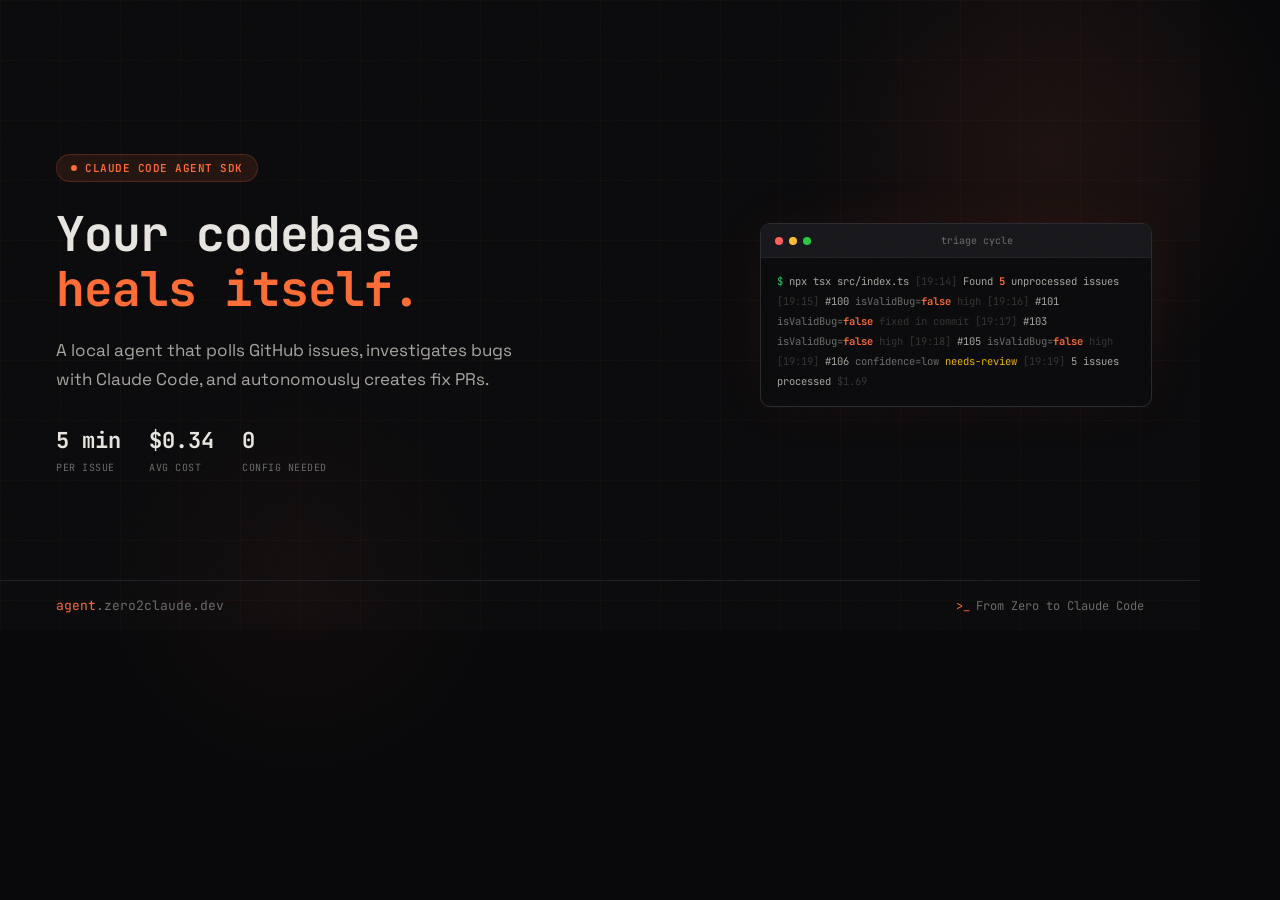
<file: agent-social-card.html>
<!DOCTYPE html>
<html lang="en">
<head>
  <meta charset="UTF-8">
  <meta name="viewport" content="width=1200">
  <link rel="preconnect" href="https://fonts.googleapis.com">
  <link rel="preconnect" href="https://fonts.gstatic.com" crossorigin>
  <link href="https://fonts.googleapis.com/css2?family=JetBrains+Mono:wght@400;500;600;700&family=Space+Grotesk:wght@500;600;700&display=swap" rel="stylesheet">
  <style>
    * { margin: 0; padding: 0; box-sizing: border-box; }
    body {
      width: 1200px; height: 630px; overflow: hidden;
      font-family: 'Space Grotesk', system-ui, sans-serif;
      background: #09090B; color: #E8E5E0;
      display: flex; position: relative;
    }

    /* Noise texture */
    body::before {
      content: '';
      position: absolute; inset: 0; z-index: 10; pointer-events: none;
      opacity: 0.03;
      background-image: url("data:image/svg+xml,%3Csvg viewBox='0 0 256 256' xmlns='http://www.w3.org/2000/svg'%3E%3Cfilter id='n'%3E%3CfeTurbulence type='fractalNoise' baseFrequency='0.9' numOctaves='4' stitchTiles='stitch'/%3E%3C/filter%3E%3Crect width='100%25' height='100%25' filter='url(%23n)'/%3E%3C/svg%3E");
      background-repeat: repeat; background-size: 256px;
    }

    /* Glow */
    .glow {
      position: absolute; top: -100px; right: -100px;
      width: 500px; height: 500px;
      background: radial-gradient(circle, rgba(255, 107, 53, 0.08) 0%, transparent 70%);
      pointer-events: none;
    }
    .glow-2 {
      position: absolute; bottom: -150px; left: 100px;
      width: 400px; height: 400px;
      background: radial-gradient(circle, rgba(255, 107, 53, 0.04) 0%, transparent 70%);
      pointer-events: none;
    }

    /* Grid lines */
    .grid-lines {
      position: absolute; inset: 0; pointer-events: none;
      background-image:
        linear-gradient(rgba(255, 107, 53, 0.03) 1px, transparent 1px),
        linear-gradient(90deg, rgba(255, 107, 53, 0.03) 1px, transparent 1px);
      background-size: 60px 60px;
    }

    /* Layout */
    .left {
      flex: 1; padding: 64px 56px; display: flex; flex-direction: column;
      justify-content: center; position: relative; z-index: 5;
    }

    .right {
      width: 440px; padding: 40px 48px 40px 0;
      display: flex; flex-direction: column; justify-content: center;
      position: relative; z-index: 5;
    }

    /* Badge */
    .badge {
      display: inline-flex; align-items: center; gap: 8px; width: fit-content;
      font-family: 'JetBrains Mono', monospace; font-size: 11px; font-weight: 600;
      color: #FF6B35; background: rgba(255, 107, 53, 0.1);
      border: 1px solid rgba(255, 107, 53, 0.2);
      padding: 6px 14px; border-radius: 100px;
      margin-bottom: 24px; letter-spacing: 0.5px; text-transform: uppercase;
    }
    .badge-dot {
      width: 6px; height: 6px; border-radius: 50%; background: #FF6B35;
    }

    /* Title */
    h1 {
      font-family: 'JetBrains Mono', monospace; font-weight: 700;
      font-size: 48px; line-height: 1.15; letter-spacing: -0.02em;
      margin-bottom: 20px;
    }
    h1 .accent { color: #FF6B35; }

    .subtitle {
      font-size: 17px; color: #A8A5A0; line-height: 1.7;
      max-width: 480px;
    }

    /* Stats row */
    .stats {
      display: flex; gap: 28px; margin-top: 32px;
      font-family: 'JetBrains Mono', monospace;
    }
    .stat-val { font-size: 22px; font-weight: 700; color: #E8E5E0; display: block; }
    .stat-label { font-size: 10px; color: #6B6B6B; text-transform: uppercase; letter-spacing: 0.5px; }

    /* Terminal on right */
    .terminal {
      border-radius: 10px; overflow: hidden;
      border: 1px solid #2A2A2E; background: #09090B;
      box-shadow: 0 0 60px rgba(255, 107, 53, 0.06);
    }
    .terminal-bar {
      display: flex; align-items: center; gap: 6px; padding: 10px 14px;
      background: #16161A; border-bottom: 1px solid #1F1F24;
    }
    .terminal-dot { width: 8px; height: 8px; border-radius: 50%; }
    .t-red { background: #FF5F57; }
    .t-yel { background: #FFBD2E; }
    .t-grn { background: #28C840; }
    .terminal-title {
      flex: 1; text-align: center;
      font-family: 'JetBrains Mono', monospace; font-size: 10px; color: #6B6B6B;
    }
    .terminal-body {
      padding: 14px 16px;
      font-family: 'JetBrains Mono', monospace; font-size: 10.5px;
      line-height: 1.9; color: #6B6B6B;
    }
    .t-green { color: #22C55E; }
    .t-info { color: #A8A5A0; }
    .t-orange { color: #FF6B35; font-weight: 600; }
    .t-dim { color: #333; }
    .t-yellow { color: #EAB308; }

    /* Bottom bar with URL */
    .bottom-bar {
      position: absolute; bottom: 0; left: 0; right: 0;
      padding: 16px 56px; z-index: 5;
      display: flex; justify-content: space-between; align-items: center;
      border-top: 1px solid #1F1F24;
    }
    .bottom-url {
      font-family: 'JetBrains Mono', monospace; font-size: 13px; color: #6B6B6B;
    }
    .bottom-url span { color: #FF6B35; }
    .bottom-logo {
      font-family: 'JetBrains Mono', monospace; font-size: 12px;
      color: #6B6B6B; display: flex; align-items: center; gap: 6px;
    }
    .bottom-logo .prompt { color: #FF6B35; }
  </style>
</head>
<body>
  <div class="glow"></div>
  <div class="glow-2"></div>
  <div class="grid-lines"></div>

  <div class="left">
    <div class="badge">
      <span class="badge-dot"></span>
      Claude Code Agent SDK
    </div>
    <h1>Your codebase<br><span class="accent">heals itself.</span></h1>
    <p class="subtitle">A local agent that polls GitHub issues, investigates bugs with Claude Code, and autonomously creates fix PRs.</p>
    <div class="stats">
      <div><span class="stat-val">5 min</span><span class="stat-label">Per issue</span></div>
      <div><span class="stat-val">$0.34</span><span class="stat-label">Avg cost</span></div>
      <div><span class="stat-val">0</span><span class="stat-label">Config needed</span></div>
    </div>
  </div>

  <div class="right">
    <div class="terminal">
      <div class="terminal-bar">
        <span class="terminal-dot t-red"></span>
        <span class="terminal-dot t-yel"></span>
        <span class="terminal-dot t-grn"></span>
        <span class="terminal-title">triage cycle</span>
      </div>
      <div class="terminal-body">
<span class="t-green">$</span> <span class="t-info">npx tsx src/index.ts</span>
<span class="t-dim">[19:14]</span> <span class="t-info">Found <span class="t-orange">5</span> unprocessed issues</span>
<span class="t-dim">[19:15]</span> <span class="t-info">#100</span> isValidBug=<span class="t-orange">false</span> <span class="t-dim">high</span>
<span class="t-dim">[19:16]</span> <span class="t-info">#101</span> isValidBug=<span class="t-orange">false</span> <span class="t-dim">fixed in commit</span>
<span class="t-dim">[19:17]</span> <span class="t-info">#103</span> isValidBug=<span class="t-orange">false</span> <span class="t-dim">high</span>
<span class="t-dim">[19:18]</span> <span class="t-info">#105</span> isValidBug=<span class="t-orange">false</span> <span class="t-dim">high</span>
<span class="t-dim">[19:19]</span> <span class="t-info">#106</span> confidence=low <span class="t-yellow">needs-review</span>
<span class="t-dim">[19:19]</span> <span class="t-info">5 issues processed</span> <span class="t-dim">$1.69</span>
      </div>
    </div>
  </div>

  <div class="bottom-bar">
    <div class="bottom-url"><span>agent</span>.zero2claude.dev</div>
    <div class="bottom-logo"><span class="prompt">>_</span> From Zero to Claude Code</div>
  </div>
</body>
</html>
</file>
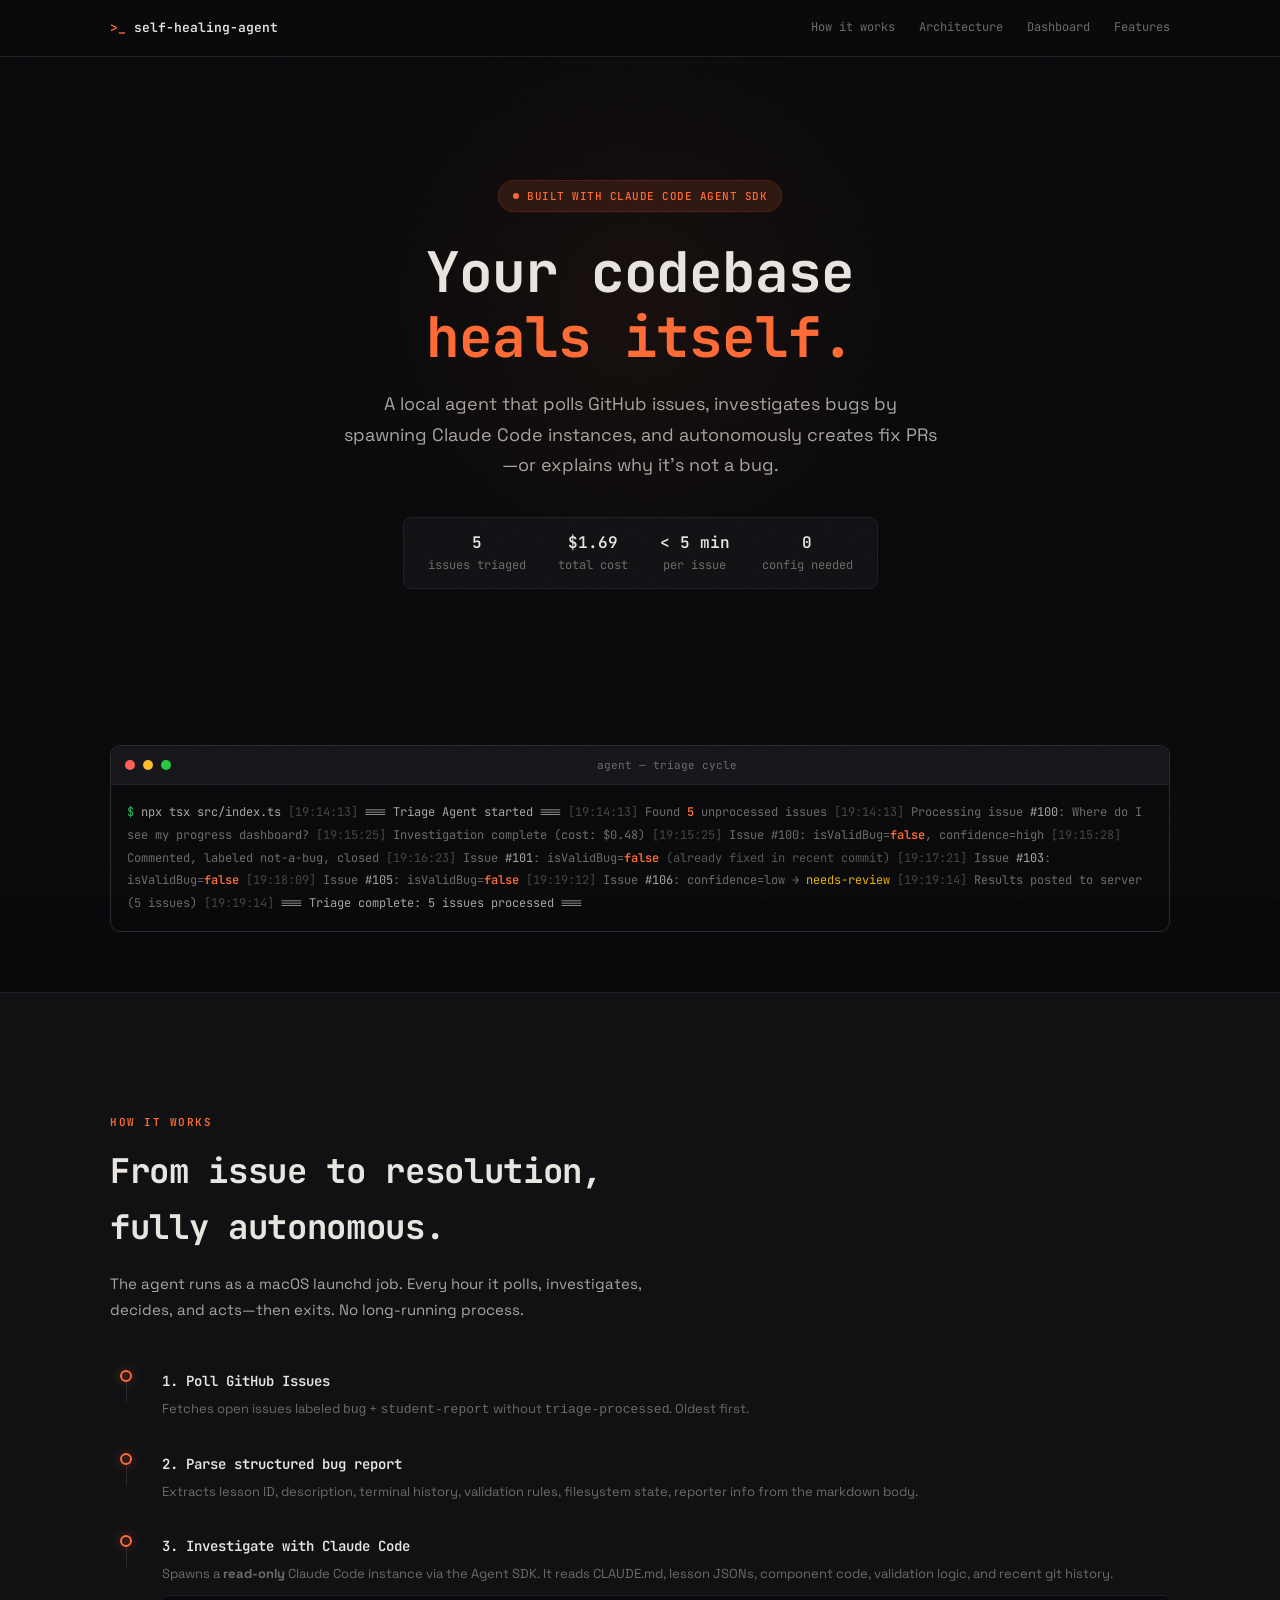
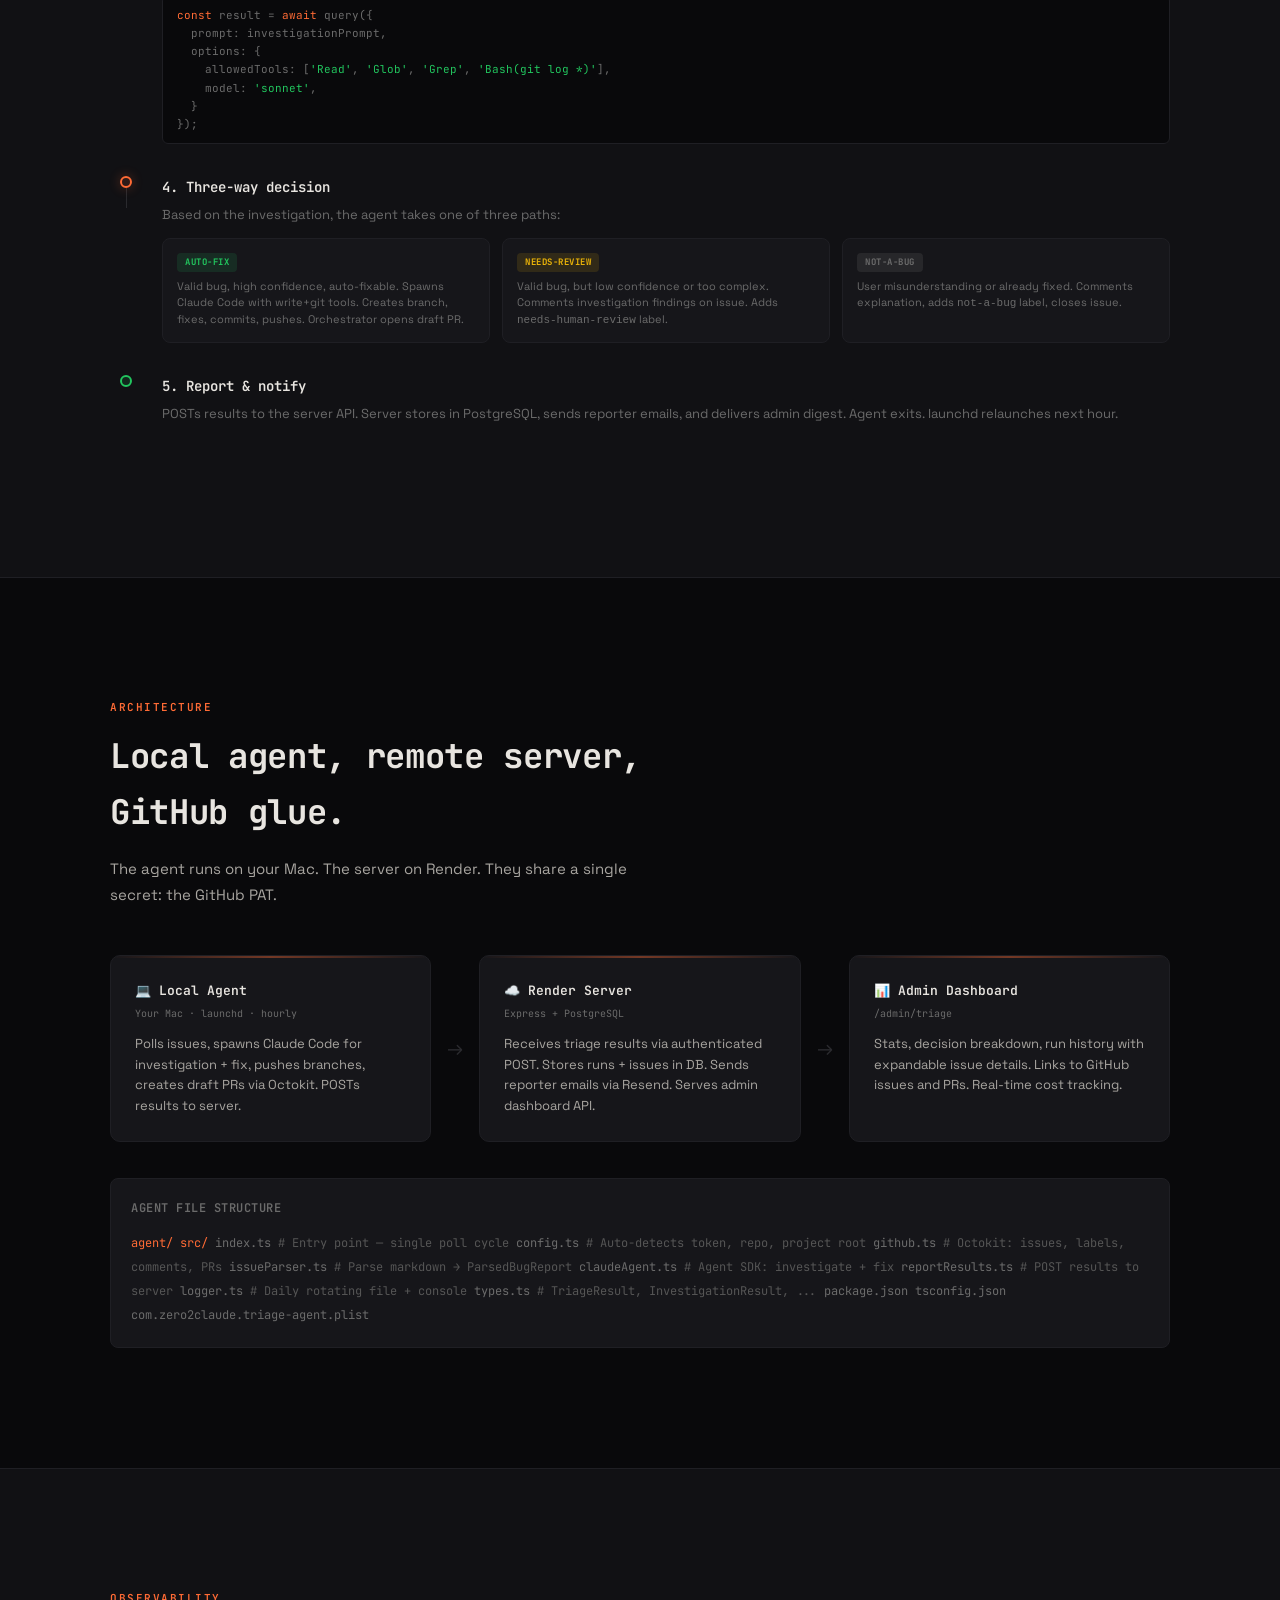
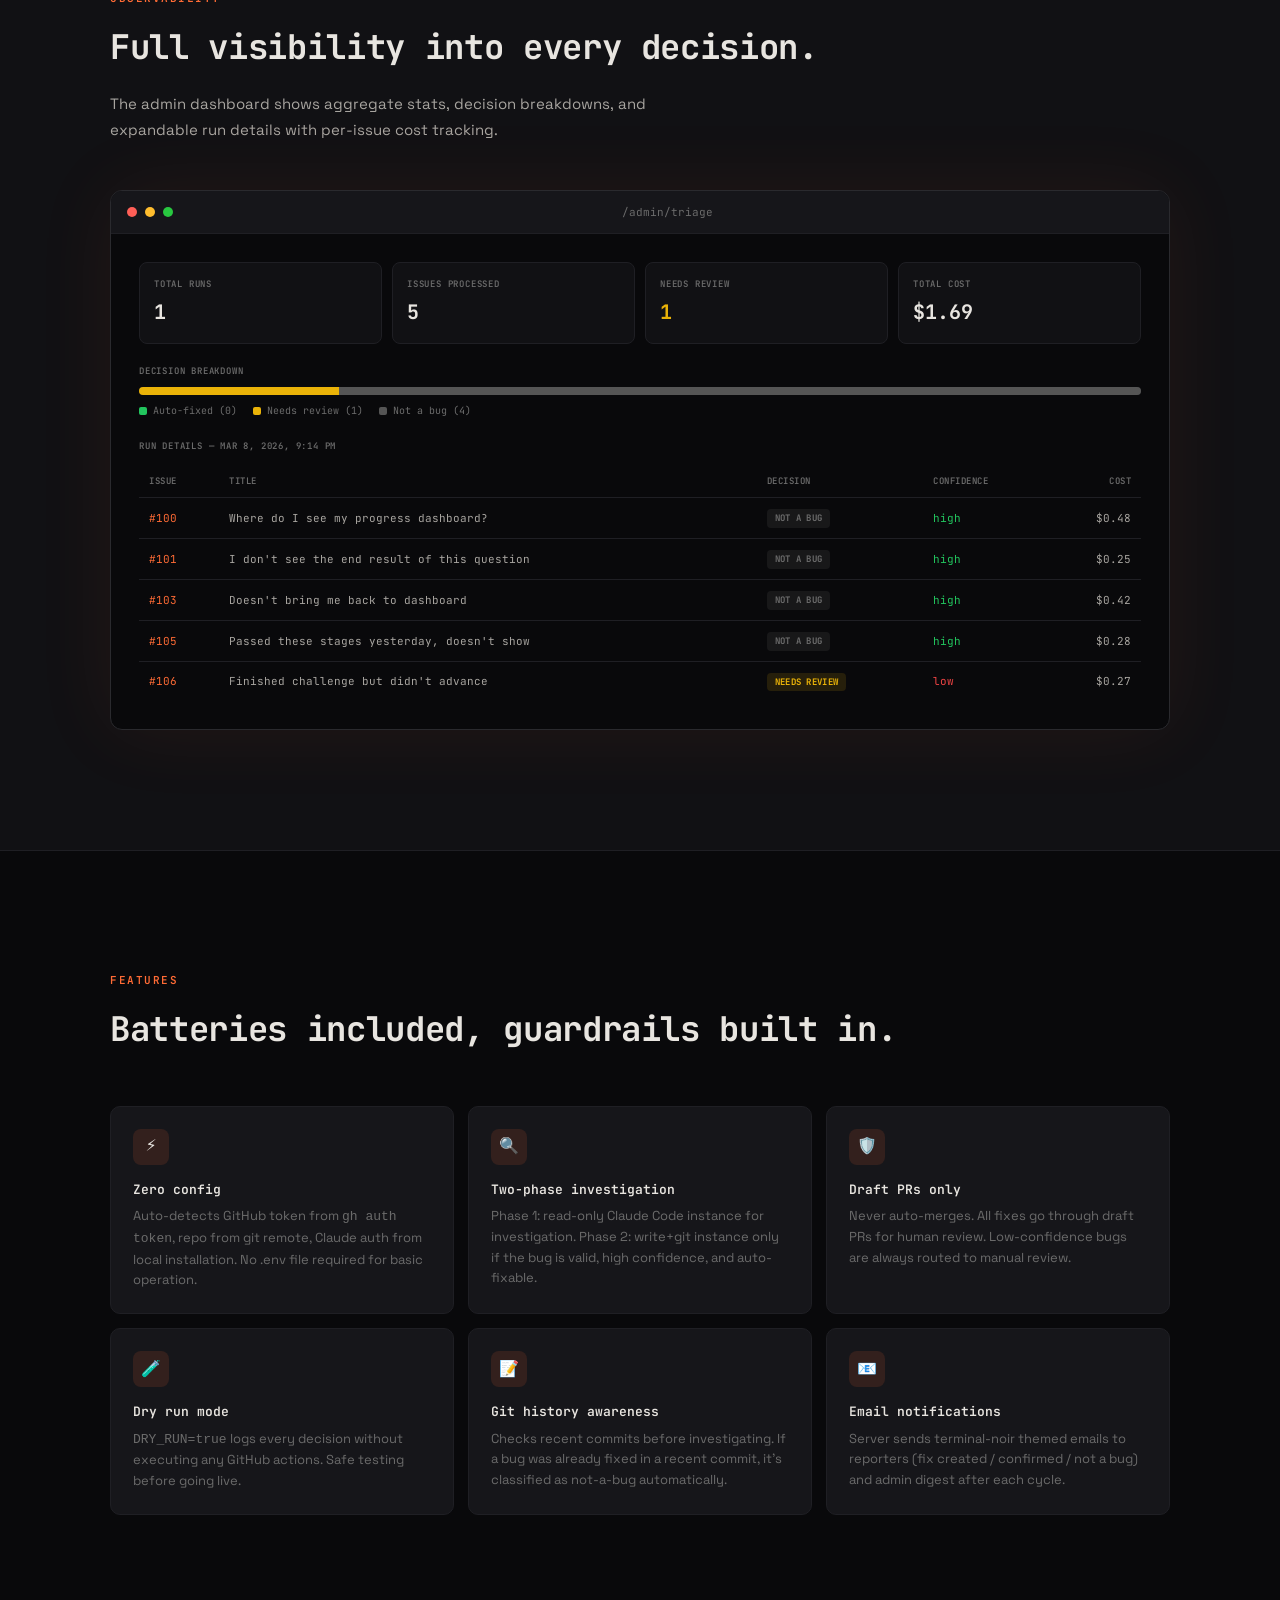
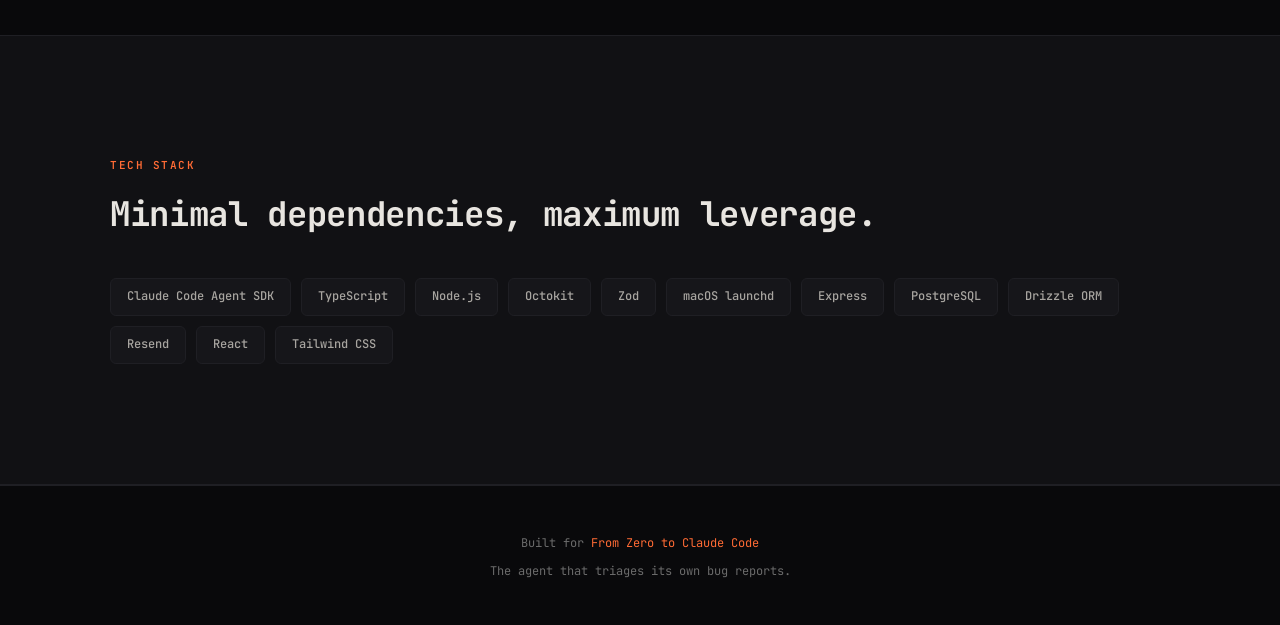
<file: agent.html>
<!DOCTYPE html>
<html lang="en">
<head>
  <meta charset="UTF-8">
  <meta name="viewport" content="width=device-width, initial-scale=1.0">
  <title>Self-Healing Agent — Autonomous Bug Triage with Claude Code</title>
  <meta name="description" content="A local Node.js agent that polls GitHub issues, investigates bugs with Claude Code, and autonomously creates fix PRs. Zero config, full observability.">
  <meta name="theme-color" content="#09090B">
  <link rel="icon" type="image/svg+xml" href="agent-favicon.svg">
  <link rel="canonical" href="https://agent.zero2claude.dev">

  <!-- Open Graph -->
  <meta property="og:type" content="website">
  <meta property="og:url" content="https://agent.zero2claude.dev">
  <meta property="og:title" content="Your codebase heals itself — Autonomous Bug Triage with Claude Code">
  <meta property="og:description" content="A local agent that polls GitHub issues, investigates bugs by spawning Claude Code instances, and autonomously creates fix PRs. Zero config. $0.34/issue. Full observability.">
  <meta property="og:image" content="https://agent.zero2claude.dev/agent-social.png">
  <meta property="og:image:width" content="1200">
  <meta property="og:image:height" content="630">
  <meta property="og:image:alt" content="Self-healing agent: terminal output showing 5 issues triaged autonomously with Claude Code.">

  <!-- Twitter -->
  <meta name="twitter:card" content="summary_large_image">
  <meta name="twitter:title" content="Your codebase heals itself.">
  <meta name="twitter:description" content="Local agent + Claude Code Agent SDK = autonomous bug triage. Polls GitHub issues, investigates, creates fix PRs. $0.34 per issue avg.">
  <meta name="twitter:image" content="https://agent.zero2claude.dev/agent-social.png">
  <meta name="twitter:image:alt" content="Self-healing agent terminal output showing autonomous bug triage.">

  <link rel="preconnect" href="https://fonts.googleapis.com">
  <link rel="preconnect" href="https://fonts.gstatic.com" crossorigin>
  <link href="https://fonts.googleapis.com/css2?family=JetBrains+Mono:wght@300;400;500;600;700&family=Space+Grotesk:wght@400;500;600;700&display=swap" rel="stylesheet">

  <style>
    /* ======================================== */
    /* RESET & TOKENS                           */
    /* ======================================== */
    *, *::before, *::after { margin: 0; padding: 0; box-sizing: border-box; }

    :root {
      --void: #09090B;
      --surface: #111114;
      --card: #16161A;
      --elevated: #1E1E23;
      --border: #2A2A2E;
      --border-subtle: #1F1F24;
      --orange: #FF6B35;
      --orange-dim: #FF6B3520;
      --orange-soft: #FF6B3510;
      --green: #22C55E;
      --green-dim: #22C55E20;
      --yellow: #EAB308;
      --yellow-dim: #EAB30820;
      --red: #EF4444;
      --text: #E8E5E0;
      --text-secondary: #A8A5A0;
      --text-muted: #6B6B6B;
      --mono: 'JetBrains Mono', 'SF Mono', 'Fira Code', monospace;
      --sans: 'Space Grotesk', system-ui, sans-serif;
      --max-w: 1100px;
      --glow: 0 0 80px rgba(255, 107, 53, 0.08);
    }

    html { scroll-behavior: smooth; }
    body {
      font-family: var(--sans);
      background: var(--void);
      color: var(--text);
      line-height: 1.65;
      -webkit-font-smoothing: antialiased;
      overflow-x: hidden;
    }

    ::selection { background: var(--orange); color: var(--void); }
    a { color: var(--orange); text-decoration: none; }
    a:hover { text-decoration: underline; }

    /* ======================================== */
    /* LAYOUT                                   */
    /* ======================================== */
    .wrap { max-width: var(--max-w); margin: 0 auto; padding: 0 20px; }
    section { padding: 80px 0; }
    @media (min-width: 768px) { section { padding: 120px 0; } }

    /* ======================================== */
    /* NOISE OVERLAY                            */
    /* ======================================== */
    body::before {
      content: '';
      position: fixed;
      inset: 0;
      z-index: 9999;
      pointer-events: none;
      opacity: 0.025;
      background-image: url("data:image/svg+xml,%3Csvg viewBox='0 0 256 256' xmlns='http://www.w3.org/2000/svg'%3E%3Cfilter id='n'%3E%3CfeTurbulence type='fractalNoise' baseFrequency='0.9' numOctaves='4' stitchTiles='stitch'/%3E%3C/filter%3E%3Crect width='100%25' height='100%25' filter='url(%23n)'/%3E%3C/svg%3E");
      background-repeat: repeat;
      background-size: 256px;
    }

    /* ======================================== */
    /* HEADER                                   */
    /* ======================================== */
    .site-header {
      position: fixed; top: 0; left: 0; right: 0; z-index: 100;
      background: rgba(9, 9, 11, 0.85);
      backdrop-filter: blur(12px);
      -webkit-backdrop-filter: blur(12px);
      border-bottom: 1px solid var(--border-subtle);
    }
    .header-inner {
      max-width: var(--max-w); margin: 0 auto; padding: 0 20px;
      display: flex; align-items: center; justify-content: space-between;
      height: 56px;
    }
    .header-logo {
      font-family: var(--mono); font-size: 13px; font-weight: 600;
      color: var(--text); display: flex; align-items: center; gap: 8px;
    }
    .header-logo .prompt { color: var(--orange); }
    .header-nav { display: flex; gap: 24px; }
    .header-nav a {
      font-family: var(--mono); font-size: 12px; color: var(--text-muted);
      transition: color 0.2s;
    }
    .header-nav a:hover { color: var(--text); text-decoration: none; }
    @media (max-width: 600px) { .header-nav { display: none; } }

    /* ======================================== */
    /* HERO                                     */
    /* ======================================== */
    .hero {
      padding-top: 140px; padding-bottom: 80px;
      text-align: center; position: relative;
    }
    @media (min-width: 768px) { .hero { padding-top: 180px; padding-bottom: 120px; } }

    .hero::before {
      content: '';
      position: absolute; top: 0; left: 50%; transform: translateX(-50%);
      width: 600px; height: 600px;
      background: radial-gradient(circle, rgba(255, 107, 53, 0.06) 0%, transparent 70%);
      pointer-events: none;
    }

    .hero-badge {
      display: inline-flex; align-items: center; gap: 8px;
      font-family: var(--mono); font-size: 11px; font-weight: 500;
      color: var(--orange); background: var(--orange-dim);
      border: 1px solid rgba(255, 107, 53, 0.15);
      padding: 6px 14px; border-radius: 100px;
      margin-bottom: 28px; letter-spacing: 0.5px; text-transform: uppercase;
    }
    .hero-badge .dot {
      width: 6px; height: 6px; border-radius: 50%; background: var(--orange);
      animation: pulse 2s ease-in-out infinite;
    }
    @keyframes pulse { 0%, 100% { opacity: 1; } 50% { opacity: 0.3; } }

    .hero h1 {
      font-family: var(--mono); font-weight: 700;
      font-size: clamp(28px, 6vw, 56px);
      line-height: 1.15; letter-spacing: -0.02em;
      margin-bottom: 20px;
    }
    .hero h1 .accent { color: var(--orange); }

    .hero-sub {
      font-size: clamp(15px, 2.5vw, 18px); color: var(--text-secondary);
      max-width: 600px; margin: 0 auto 36px; line-height: 1.7;
    }

    .hero-stats {
      display: inline-flex; gap: 32px;
      font-family: var(--mono); font-size: 12px; color: var(--text-muted);
      padding: 12px 24px; border-radius: 8px;
      background: var(--surface); border: 1px solid var(--border-subtle);
    }
    .hero-stats .stat-val { color: var(--text); font-weight: 600; font-size: 16px; display: block; }
    @media (max-width: 480px) {
      .hero-stats { gap: 20px; padding: 10px 16px; font-size: 10px; }
      .hero-stats .stat-val { font-size: 14px; }
    }

    /* ======================================== */
    /* SECTION HEADERS                          */
    /* ======================================== */
    .section-label {
      font-family: var(--mono); font-size: 11px; font-weight: 600;
      color: var(--orange); text-transform: uppercase; letter-spacing: 1.5px;
      margin-bottom: 12px;
    }
    .section-title {
      font-family: var(--mono); font-size: clamp(22px, 4vw, 34px);
      font-weight: 700; letter-spacing: -0.01em; margin-bottom: 16px;
    }
    .section-desc {
      font-size: 15px; color: var(--text-secondary); max-width: 560px; line-height: 1.7;
    }

    /* ======================================== */
    /* FLOW DIAGRAM                             */
    /* ======================================== */
    .flow-section { background: var(--surface); border-top: 1px solid var(--border-subtle); border-bottom: 1px solid var(--border-subtle); }

    .flow-diagram {
      display: flex; flex-direction: column; gap: 0;
      margin-top: 48px; position: relative;
    }

    .flow-step {
      display: flex; align-items: flex-start; gap: 20px;
      padding: 0 0 32px 0; position: relative;
    }

    .flow-line {
      width: 32px; display: flex; flex-direction: column; align-items: center;
      flex-shrink: 0; position: relative;
    }
    .flow-dot {
      width: 12px; height: 12px; border-radius: 50%;
      background: var(--card); border: 2px solid var(--border);
      z-index: 2; flex-shrink: 0; transition: all 0.3s;
    }
    .flow-dot.active { border-color: var(--orange); background: var(--orange-dim); box-shadow: 0 0 12px rgba(255, 107, 53, 0.3); }
    .flow-dot.green { border-color: var(--green); background: var(--green-dim); }
    .flow-dot.yellow { border-color: var(--yellow); background: var(--yellow-dim); }
    .flow-connector {
      width: 1px; flex: 1; background: var(--border); min-height: 20px;
    }

    .flow-content { flex: 1; padding-top: 0; }
    .flow-content h3 {
      font-family: var(--mono); font-size: 14px; font-weight: 600;
      margin-bottom: 6px;
    }
    .flow-content p { font-size: 13px; color: var(--text-muted); line-height: 1.6; }

    .flow-code {
      margin-top: 10px; padding: 10px 14px; border-radius: 6px;
      background: var(--void); border: 1px solid var(--border-subtle);
      font-family: var(--mono); font-size: 11px; color: var(--text-muted);
      overflow-x: auto; white-space: pre;
    }
    .flow-code .kw { color: var(--orange); }
    .flow-code .str { color: var(--green); }
    .flow-code .cmt { color: #555; }

    .flow-branch {
      display: grid; grid-template-columns: 1fr; gap: 12px;
      margin-top: 12px;
    }
    @media (min-width: 640px) { .flow-branch { grid-template-columns: repeat(3, 1fr); } }

    .branch-card {
      padding: 14px; border-radius: 8px;
      background: var(--card); border: 1px solid var(--border-subtle);
    }
    .branch-card h4 {
      font-family: var(--mono); font-size: 12px; font-weight: 600; margin-bottom: 6px;
      display: flex; align-items: center; gap: 6px;
    }
    .branch-card p { font-size: 11px; color: var(--text-muted); line-height: 1.5; }
    .branch-tag {
      display: inline-block; padding: 2px 8px; border-radius: 4px;
      font-family: var(--mono); font-size: 9px; font-weight: 700;
      text-transform: uppercase; letter-spacing: 0.5px;
    }
    .tag-green { background: var(--green-dim); color: var(--green); }
    .tag-yellow { background: var(--yellow-dim); color: var(--yellow); }
    .tag-gray { background: rgba(107, 107, 107, 0.2); color: var(--text-muted); }

    /* ======================================== */
    /* ARCHITECTURE                             */
    /* ======================================== */
    .arch-grid {
      display: grid; grid-template-columns: 1fr; gap: 16px; margin-top: 48px;
    }
    @media (min-width: 768px) { .arch-grid { grid-template-columns: repeat(3, 1fr); } }

    .arch-card {
      padding: 24px; border-radius: 10px;
      background: var(--card); border: 1px solid var(--border-subtle);
      position: relative; overflow: hidden;
    }
    .arch-card::before {
      content: ''; position: absolute; top: 0; left: 0; right: 0; height: 2px;
      background: linear-gradient(90deg, transparent, var(--orange), transparent);
      opacity: 0.4;
    }
    .arch-card h3 {
      font-family: var(--mono); font-size: 13px; font-weight: 600;
      margin-bottom: 4px; display: flex; align-items: center; gap: 8px;
    }
    .arch-card .arch-loc {
      font-family: var(--mono); font-size: 10px; color: var(--text-muted); margin-bottom: 12px;
    }
    .arch-card p { font-size: 13px; color: var(--text-secondary); line-height: 1.6; }

    .arch-arrow {
      display: none; align-items: center; justify-content: center;
      font-size: 20px; color: var(--border);
    }
    @media (min-width: 768px) {
      .arch-grid { grid-template-columns: 1fr auto 1fr auto 1fr; }
      .arch-arrow { display: flex; }
    }

    .arch-files {
      margin-top: 36px; padding: 20px; border-radius: 8px;
      background: var(--card); border: 1px solid var(--border-subtle);
    }
    .arch-files h3 {
      font-family: var(--mono); font-size: 12px; font-weight: 600; margin-bottom: 12px;
      color: var(--text-muted); text-transform: uppercase; letter-spacing: 0.5px;
    }
    .file-tree {
      font-family: var(--mono); font-size: 12px; line-height: 2;
      color: var(--text-muted);
    }
    .file-tree .dir { color: var(--orange); }
    .file-tree .comment { color: #555; }

    /* ======================================== */
    /* DASHBOARD PREVIEW                        */
    /* ======================================== */
    .dash-section {
      background: var(--surface);
      border-top: 1px solid var(--border-subtle);
      border-bottom: 1px solid var(--border-subtle);
    }

    .dash-frame {
      margin-top: 48px; border-radius: 12px; overflow: hidden;
      border: 1px solid var(--border); background: var(--void);
      box-shadow: var(--glow);
    }
    .dash-titlebar {
      display: flex; align-items: center; gap: 8px; padding: 12px 16px;
      background: var(--card); border-bottom: 1px solid var(--border-subtle);
    }
    .titlebar-dot { width: 10px; height: 10px; border-radius: 50%; }
    .dot-red { background: #FF5F57; }
    .dot-yellow { background: #FFBD2E; }
    .dot-green { background: #28C840; }
    .titlebar-label {
      flex: 1; text-align: center; font-family: var(--mono); font-size: 11px; color: var(--text-muted);
    }

    .dash-body { padding: 20px; }
    @media (min-width: 768px) { .dash-body { padding: 28px; } }

    .dash-stats {
      display: grid; grid-template-columns: repeat(2, 1fr); gap: 10px;
      margin-bottom: 20px;
    }
    @media (min-width: 640px) { .dash-stats { grid-template-columns: repeat(4, 1fr); } }

    .dash-stat {
      padding: 14px; border-radius: 8px;
      background: var(--surface); border: 1px solid var(--border-subtle);
    }
    .dash-stat-label {
      font-family: var(--mono); font-size: 9px; font-weight: 600;
      color: var(--text-muted); text-transform: uppercase; letter-spacing: 0.8px;
      margin-bottom: 4px;
    }
    .dash-stat-val {
      font-family: var(--mono); font-size: 20px; font-weight: 700;
    }
    .val-default { color: var(--text); }
    .val-green { color: var(--green); }
    .val-yellow { color: var(--yellow); }
    .val-muted { color: var(--text-muted); }

    .dash-bar-section { margin-bottom: 20px; }
    .dash-bar-label {
      font-family: var(--mono); font-size: 9px; font-weight: 600;
      color: var(--text-muted); text-transform: uppercase; letter-spacing: 0.8px;
      margin-bottom: 8px;
    }
    .dash-bar {
      height: 8px; border-radius: 4px; overflow: hidden;
      background: var(--elevated); display: flex;
    }
    .bar-green { background: var(--green); }
    .bar-yellow { background: var(--yellow); }
    .bar-gray { background: #555; }

    .dash-legend { display: flex; gap: 16px; margin-top: 8px; }
    .legend-item { display: flex; align-items: center; gap: 6px; font-family: var(--mono); font-size: 10px; color: var(--text-muted); }
    .legend-dot { width: 8px; height: 8px; border-radius: 2px; }

    .dash-table { width: 100%; border-collapse: collapse; margin-top: 4px; }
    .dash-table-header {
      font-family: var(--mono); font-size: 9px; font-weight: 600;
      color: var(--text-muted); text-transform: uppercase; letter-spacing: 0.8px;
      margin-bottom: 8px;
    }
    .dash-table th {
      text-align: left; padding: 8px 10px;
      font-family: var(--mono); font-size: 9px; font-weight: 600;
      color: var(--text-muted); text-transform: uppercase; letter-spacing: 0.5px;
      border-bottom: 1px solid var(--border-subtle);
    }
    .dash-table td {
      padding: 10px 10px;
      font-family: var(--mono); font-size: 11px; color: var(--text-secondary);
      border-bottom: 1px solid var(--border-subtle);
    }
    .dash-table tr:last-child td { border-bottom: none; }
    .dash-link { color: var(--orange); }
    .dash-table .decision-badge {
      display: inline-block; padding: 2px 8px; border-radius: 4px;
      font-size: 9px; font-weight: 700; text-transform: uppercase; letter-spacing: 0.3px;
    }
    .d-not-a-bug { background: rgba(107, 107, 107, 0.15); color: var(--text-muted); }
    .d-needs-review { background: var(--yellow-dim); color: var(--yellow); }
    .d-auto-fixed { background: var(--green-dim); color: var(--green); }
    .conf-high { color: var(--green); }
    .conf-low { color: var(--red); }

    .dash-table-wrap { overflow-x: auto; }

    /* ======================================== */
    /* FEATURES                                 */
    /* ======================================== */
    .features-grid {
      display: grid; grid-template-columns: 1fr; gap: 14px; margin-top: 48px;
    }
    @media (min-width: 640px) { .features-grid { grid-template-columns: repeat(2, 1fr); } }
    @media (min-width: 900px) { .features-grid { grid-template-columns: repeat(3, 1fr); } }

    .feature-card {
      padding: 22px; border-radius: 10px;
      background: var(--card); border: 1px solid var(--border-subtle);
      transition: border-color 0.2s;
    }
    .feature-card:hover { border-color: var(--border); }
    .feature-icon {
      width: 36px; height: 36px; border-radius: 8px;
      background: var(--orange-dim); display: flex; align-items: center; justify-content: center;
      margin-bottom: 14px; font-size: 16px;
    }
    .feature-card h3 {
      font-family: var(--mono); font-size: 13px; font-weight: 600; margin-bottom: 6px;
    }
    .feature-card p { font-size: 13px; color: var(--text-muted); line-height: 1.6; }

    /* ======================================== */
    /* TECH STACK                               */
    /* ======================================== */
    .stack-section {
      background: var(--surface);
      border-top: 1px solid var(--border-subtle);
      border-bottom: 1px solid var(--border-subtle);
    }
    .stack-grid {
      display: flex; flex-wrap: wrap; gap: 10px; margin-top: 36px;
    }
    .stack-tag {
      font-family: var(--mono); font-size: 12px; font-weight: 500;
      padding: 8px 16px; border-radius: 6px;
      background: var(--card); border: 1px solid var(--border-subtle);
      color: var(--text-secondary); transition: all 0.2s;
    }
    .stack-tag:hover { border-color: var(--orange); color: var(--orange); }

    /* ======================================== */
    /* TERMINAL DEMO                            */
    /* ======================================== */
    .terminal-block {
      margin-top: 36px; border-radius: 10px; overflow: hidden;
      border: 1px solid var(--border); background: var(--void);
    }
    .terminal-titlebar {
      display: flex; align-items: center; gap: 8px; padding: 10px 14px;
      background: var(--card); border-bottom: 1px solid var(--border-subtle);
    }
    .terminal-body {
      padding: 16px; font-family: var(--mono); font-size: 12px;
      line-height: 1.9; color: var(--text-muted); overflow-x: auto;
    }
    .terminal-body .prompt-line { color: var(--green); }
    .terminal-body .info { color: var(--text-secondary); }
    .terminal-body .decision { color: var(--orange); font-weight: 600; }
    .terminal-body .dim { color: #444; }

    /* ======================================== */
    /* FOOTER                                   */
    /* ======================================== */
    .site-footer {
      padding: 48px 0; text-align: center;
      border-top: 1px solid var(--border-subtle);
    }
    .site-footer p {
      font-family: var(--mono); font-size: 12px; color: var(--text-muted);
    }
    .site-footer a { color: var(--orange); }

    /* ======================================== */
    /* ANIMATIONS                               */
    /* ======================================== */
    @keyframes fadeUp {
      from { opacity: 0; transform: translateY(20px); }
      to { opacity: 1; transform: translateY(0); }
    }
    .animate-in {
      opacity: 0; animation: fadeUp 0.6s ease-out forwards;
    }
    .delay-1 { animation-delay: 0.1s; }
    .delay-2 { animation-delay: 0.2s; }
    .delay-3 { animation-delay: 0.3s; }
    .delay-4 { animation-delay: 0.4s; }

    /* ======================================== */
    /* SCROLL REVEAL                            */
    /* ======================================== */
    .reveal {
      opacity: 0; transform: translateY(24px);
      transition: opacity 0.5s ease, transform 0.5s ease;
    }
    .reveal.visible {
      opacity: 1; transform: translateY(0);
    }
  </style>
</head>
<body>

  <!-- HEADER -->
  <header class="site-header">
    <div class="header-inner">
      <a href="/" class="header-logo">
        <span class="prompt">&gt;_</span>
        <span>self-healing-agent</span>
      </a>
      <nav class="header-nav">
        <a href="#flow">How it works</a>
        <a href="#architecture">Architecture</a>
        <a href="#dashboard">Dashboard</a>
        <a href="#features">Features</a>
      </nav>
    </div>
  </header>

  <!-- HERO -->
  <section class="hero">
    <div class="wrap">
      <div class="hero-badge animate-in">
        <span class="dot"></span>
        Built with Claude Code Agent SDK
      </div>
      <h1 class="animate-in delay-1">
        Your codebase<br><span class="accent">heals itself.</span>
      </h1>
      <p class="hero-sub animate-in delay-2">
        A local agent that polls GitHub issues, investigates bugs by spawning Claude&nbsp;Code instances, and autonomously creates fix&nbsp;PRs&mdash;or explains why it&rsquo;s not&nbsp;a&nbsp;bug.
      </p>
      <div class="hero-stats animate-in delay-3">
        <div><span class="stat-val">5</span> issues triaged</div>
        <div><span class="stat-val">$1.69</span> total cost</div>
        <div><span class="stat-val">&lt; 5 min</span> per issue</div>
        <div><span class="stat-val">0</span> config needed</div>
      </div>
    </div>
  </section>

  <!-- TERMINAL PREVIEW -->
  <section style="padding-top: 0; padding-bottom: 60px;">
    <div class="wrap">
      <div class="terminal-block animate-in delay-4">
        <div class="terminal-titlebar">
          <span class="titlebar-dot dot-red"></span>
          <span class="titlebar-dot dot-yellow"></span>
          <span class="titlebar-dot dot-green"></span>
          <span class="titlebar-label">agent &mdash; triage cycle</span>
        </div>
        <div class="terminal-body">
<span class="prompt-line">$</span> <span class="info">npx tsx src/index.ts</span>
<span class="dim">[19:14:13]</span> <span class="info">=== Triage Agent started ===</span>
<span class="dim">[19:14:13]</span> Found <span class="decision">5</span> unprocessed issues
<span class="dim">[19:14:13]</span> Processing issue <span class="info">#100</span>: Where do I see my progress dashboard?
<span class="dim">[19:15:25]</span> Investigation complete (cost: $0.48)
<span class="dim">[19:15:25]</span> Issue #100: isValidBug=<span class="decision">false</span>, confidence=high
<span class="dim">[19:15:28]</span> <span style="color:var(--text-muted)">Commented, labeled not-a-bug, closed</span>
<span class="dim">[19:16:23]</span> Issue <span class="info">#101</span>: isValidBug=<span class="decision">false</span> <span style="color:#555">(already fixed in recent commit)</span>
<span class="dim">[19:17:21]</span> Issue <span class="info">#103</span>: isValidBug=<span class="decision">false</span>
<span class="dim">[19:18:09]</span> Issue <span class="info">#105</span>: isValidBug=<span class="decision">false</span>
<span class="dim">[19:19:12]</span> Issue <span class="info">#106</span>: confidence=low &rarr; <span style="color:var(--yellow)">needs-review</span>
<span class="dim">[19:19:14]</span> Results posted to server (5 issues)
<span class="dim">[19:19:14]</span> <span class="info">=== Triage complete: 5 issues processed ===</span>
        </div>
      </div>
    </div>
  </section>

  <!-- FLOW DIAGRAM -->
  <section class="flow-section" id="flow">
    <div class="wrap">
      <div class="reveal">
        <p class="section-label">How it works</p>
        <h2 class="section-title">From issue to resolution,<br>fully autonomous.</h2>
        <p class="section-desc">The agent runs as a macOS launchd job. Every hour it polls, investigates, decides, and acts&mdash;then exits. No long-running process.</p>
      </div>

      <div class="flow-diagram">
        <!-- Step 1 -->
        <div class="flow-step reveal">
          <div class="flow-line">
            <div class="flow-dot active"></div>
            <div class="flow-connector"></div>
          </div>
          <div class="flow-content">
            <h3>1. Poll GitHub Issues</h3>
            <p>Fetches open issues labeled <code>bug</code> + <code>student-report</code> without <code>triage-processed</code>. Oldest first.</p>
          </div>
        </div>

        <!-- Step 2 -->
        <div class="flow-step reveal">
          <div class="flow-line">
            <div class="flow-dot active"></div>
            <div class="flow-connector"></div>
          </div>
          <div class="flow-content">
            <h3>2. Parse structured bug report</h3>
            <p>Extracts lesson ID, description, terminal history, validation rules, filesystem state, reporter info from the markdown body.</p>
          </div>
        </div>

        <!-- Step 3 -->
        <div class="flow-step reveal">
          <div class="flow-line">
            <div class="flow-dot active"></div>
            <div class="flow-connector"></div>
          </div>
          <div class="flow-content">
            <h3>3. Investigate with Claude Code</h3>
            <p>Spawns a <strong>read-only</strong> Claude Code instance via the Agent SDK. It reads CLAUDE.md, lesson JSONs, component code, validation logic, and recent git history.</p>
            <div class="flow-code"><span class="kw">const</span> result = <span class="kw">await</span> query({
  prompt: investigationPrompt,
  options: {
    allowedTools: [<span class="str">'Read'</span>, <span class="str">'Glob'</span>, <span class="str">'Grep'</span>, <span class="str">'Bash(git log *)'</span>],
    model: <span class="str">'sonnet'</span>,
  }
});</div>
          </div>
        </div>

        <!-- Step 4 -->
        <div class="flow-step reveal">
          <div class="flow-line">
            <div class="flow-dot active"></div>
            <div class="flow-connector"></div>
          </div>
          <div class="flow-content">
            <h3>4. Three-way decision</h3>
            <p>Based on the investigation, the agent takes one of three paths:</p>

            <div class="flow-branch">
              <div class="branch-card">
                <h4><span class="branch-tag tag-green">auto-fix</span></h4>
                <p>Valid bug, high confidence, auto-fixable. Spawns Claude Code with write+git tools. Creates branch, fixes, commits, pushes. Orchestrator opens draft PR.</p>
              </div>
              <div class="branch-card">
                <h4><span class="branch-tag tag-yellow">needs-review</span></h4>
                <p>Valid bug, but low confidence or too complex. Comments investigation findings on issue. Adds <code>needs-human-review</code> label.</p>
              </div>
              <div class="branch-card">
                <h4><span class="branch-tag tag-gray">not-a-bug</span></h4>
                <p>User misunderstanding or already fixed. Comments explanation, adds <code>not-a-bug</code> label, closes issue.</p>
              </div>
            </div>
          </div>
        </div>

        <!-- Step 5 -->
        <div class="flow-step reveal">
          <div class="flow-line">
            <div class="flow-dot green"></div>
            <div class="flow-connector" style="background: transparent;"></div>
          </div>
          <div class="flow-content">
            <h3>5. Report &amp; notify</h3>
            <p>POSTs results to the server API. Server stores in PostgreSQL, sends reporter emails, and delivers admin digest. Agent exits. launchd relaunches next hour.</p>
          </div>
        </div>
      </div>
    </div>
  </section>

  <!-- ARCHITECTURE -->
  <section id="architecture">
    <div class="wrap">
      <div class="reveal">
        <p class="section-label">Architecture</p>
        <h2 class="section-title">Local agent, remote server,<br>GitHub glue.</h2>
        <p class="section-desc">The agent runs on your Mac. The server on Render. They share a single secret: the GitHub PAT.</p>
      </div>

      <div class="arch-grid reveal">
        <div class="arch-card">
          <h3>&#x1F4BB; Local Agent</h3>
          <p class="arch-loc">Your Mac &middot; launchd &middot; hourly</p>
          <p>Polls issues, spawns Claude Code for investigation + fix, pushes branches, creates draft PRs via Octokit. POSTs results to server.</p>
        </div>
        <div class="arch-arrow">&rarr;</div>
        <div class="arch-card">
          <h3>&#x2601;&#xFE0F; Render Server</h3>
          <p class="arch-loc">Express + PostgreSQL</p>
          <p>Receives triage results via authenticated POST. Stores runs + issues in DB. Sends reporter emails via Resend. Serves admin dashboard API.</p>
        </div>
        <div class="arch-arrow">&rarr;</div>
        <div class="arch-card">
          <h3>&#x1F4CA; Admin Dashboard</h3>
          <p class="arch-loc">/admin/triage</p>
          <p>Stats, decision breakdown, run history with expandable issue details. Links to GitHub issues and PRs. Real-time cost tracking.</p>
        </div>
      </div>

      <div class="arch-files reveal">
        <h3>Agent file structure</h3>
        <div class="file-tree">
<span class="dir">agent/</span>
<span class="dir">  src/</span>
    index.ts           <span class="comment"># Entry point &mdash; single poll cycle</span>
    config.ts          <span class="comment"># Auto-detects token, repo, project root</span>
    github.ts          <span class="comment"># Octokit: issues, labels, comments, PRs</span>
    issueParser.ts     <span class="comment"># Parse markdown &rarr; ParsedBugReport</span>
    claudeAgent.ts     <span class="comment"># Agent SDK: investigate + fix</span>
    reportResults.ts   <span class="comment"># POST results to server</span>
    logger.ts          <span class="comment"># Daily rotating file + console</span>
    types.ts           <span class="comment"># TriageResult, InvestigationResult, ...</span>
  package.json
  tsconfig.json
  com.zero2claude.triage-agent.plist
        </div>
      </div>
    </div>
  </section>

  <!-- DASHBOARD PREVIEW -->
  <section class="dash-section" id="dashboard">
    <div class="wrap">
      <div class="reveal">
        <p class="section-label">Observability</p>
        <h2 class="section-title">Full visibility into every decision.</h2>
        <p class="section-desc">The admin dashboard shows aggregate stats, decision breakdowns, and expandable run details with per-issue cost tracking.</p>
      </div>

      <div class="dash-frame reveal">
        <div class="dash-titlebar">
          <span class="titlebar-dot dot-red"></span>
          <span class="titlebar-dot dot-yellow"></span>
          <span class="titlebar-dot dot-green"></span>
          <span class="titlebar-label">/admin/triage</span>
        </div>
        <div class="dash-body">
          <!-- Stats -->
          <div class="dash-stats">
            <div class="dash-stat">
              <div class="dash-stat-label">Total Runs</div>
              <div class="dash-stat-val val-default">1</div>
            </div>
            <div class="dash-stat">
              <div class="dash-stat-label">Issues Processed</div>
              <div class="dash-stat-val val-default">5</div>
            </div>
            <div class="dash-stat">
              <div class="dash-stat-label">Needs Review</div>
              <div class="dash-stat-val val-yellow">1</div>
            </div>
            <div class="dash-stat">
              <div class="dash-stat-label">Total Cost</div>
              <div class="dash-stat-val val-default">$1.69</div>
            </div>
          </div>

          <!-- Breakdown bar -->
          <div class="dash-bar-section">
            <div class="dash-bar-label">Decision Breakdown</div>
            <div class="dash-bar">
              <div class="bar-yellow" style="width: 20%;"></div>
              <div class="bar-gray" style="width: 80%;"></div>
            </div>
            <div class="dash-legend">
              <div class="legend-item"><div class="legend-dot" style="background: var(--green);"></div> Auto-fixed (0)</div>
              <div class="legend-item"><div class="legend-dot" style="background: var(--yellow);"></div> Needs review (1)</div>
              <div class="legend-item"><div class="legend-dot" style="background: #555;"></div> Not a bug (4)</div>
            </div>
          </div>

          <!-- Table -->
          <div class="dash-bar-label" style="margin-bottom: 8px;">Run Details &mdash; Mar 8, 2026, 9:14 PM</div>
          <div class="dash-table-wrap">
            <table class="dash-table">
              <thead>
                <tr>
                  <th>Issue</th>
                  <th>Title</th>
                  <th>Decision</th>
                  <th>Confidence</th>
                  <th style="text-align: right;">Cost</th>
                </tr>
              </thead>
              <tbody>
                <tr>
                  <td><span class="dash-link">#100</span></td>
                  <td>Where do I see my progress dashboard?</td>
                  <td><span class="decision-badge d-not-a-bug">not a bug</span></td>
                  <td><span class="conf-high">high</span></td>
                  <td style="text-align: right;">$0.48</td>
                </tr>
                <tr>
                  <td><span class="dash-link">#101</span></td>
                  <td>I don't see the end result of this question</td>
                  <td><span class="decision-badge d-not-a-bug">not a bug</span></td>
                  <td><span class="conf-high">high</span></td>
                  <td style="text-align: right;">$0.25</td>
                </tr>
                <tr>
                  <td><span class="dash-link">#103</span></td>
                  <td>Doesn't bring me back to dashboard</td>
                  <td><span class="decision-badge d-not-a-bug">not a bug</span></td>
                  <td><span class="conf-high">high</span></td>
                  <td style="text-align: right;">$0.42</td>
                </tr>
                <tr>
                  <td><span class="dash-link">#105</span></td>
                  <td>Passed these stages yesterday, doesn't show</td>
                  <td><span class="decision-badge d-not-a-bug">not a bug</span></td>
                  <td><span class="conf-high">high</span></td>
                  <td style="text-align: right;">$0.28</td>
                </tr>
                <tr>
                  <td><span class="dash-link">#106</span></td>
                  <td>Finished challenge but didn't advance</td>
                  <td><span class="decision-badge d-needs-review">needs review</span></td>
                  <td><span class="conf-low">low</span></td>
                  <td style="text-align: right;">$0.27</td>
                </tr>
              </tbody>
            </table>
          </div>
        </div>
      </div>
    </div>
  </section>

  <!-- FEATURES -->
  <section id="features">
    <div class="wrap">
      <div class="reveal">
        <p class="section-label">Features</p>
        <h2 class="section-title">Batteries included, guardrails built in.</h2>
      </div>

      <div class="features-grid">
        <div class="feature-card reveal">
          <div class="feature-icon">&#x26A1;</div>
          <h3>Zero config</h3>
          <p>Auto-detects GitHub token from <code>gh auth token</code>, repo from git remote, Claude auth from local installation. No .env file required for basic operation.</p>
        </div>
        <div class="feature-card reveal">
          <div class="feature-icon">&#x1F50D;</div>
          <h3>Two-phase investigation</h3>
          <p>Phase 1: read-only Claude Code instance for investigation. Phase 2: write+git instance only if the bug is valid, high confidence, and auto-fixable.</p>
        </div>
        <div class="feature-card reveal">
          <div class="feature-icon">&#x1F6E1;&#xFE0F;</div>
          <h3>Draft PRs only</h3>
          <p>Never auto-merges. All fixes go through draft PRs for human review. Low-confidence bugs are always routed to manual review.</p>
        </div>
        <div class="feature-card reveal">
          <div class="feature-icon">&#x1F9EA;</div>
          <h3>Dry run mode</h3>
          <p><code>DRY_RUN=true</code> logs every decision without executing any GitHub actions. Safe testing before going live.</p>
        </div>
        <div class="feature-card reveal">
          <div class="feature-icon">&#x1F4DD;</div>
          <h3>Git history awareness</h3>
          <p>Checks recent commits before investigating. If a bug was already fixed in a recent commit, it's classified as not-a-bug automatically.</p>
        </div>
        <div class="feature-card reveal">
          <div class="feature-icon">&#x1F4E7;</div>
          <h3>Email notifications</h3>
          <p>Server sends terminal-noir themed emails to reporters (fix created / confirmed / not a bug) and admin digest after each cycle.</p>
        </div>
      </div>
    </div>
  </section>

  <!-- TECH STACK -->
  <section class="stack-section" id="stack">
    <div class="wrap">
      <div class="reveal">
        <p class="section-label">Tech Stack</p>
        <h2 class="section-title">Minimal dependencies, maximum leverage.</h2>
      </div>

      <div class="stack-grid reveal">
        <span class="stack-tag">Claude Code Agent SDK</span>
        <span class="stack-tag">TypeScript</span>
        <span class="stack-tag">Node.js</span>
        <span class="stack-tag">Octokit</span>
        <span class="stack-tag">Zod</span>
        <span class="stack-tag">macOS launchd</span>
        <span class="stack-tag">Express</span>
        <span class="stack-tag">PostgreSQL</span>
        <span class="stack-tag">Drizzle ORM</span>
        <span class="stack-tag">Resend</span>
        <span class="stack-tag">React</span>
        <span class="stack-tag">Tailwind CSS</span>
      </div>
    </div>
  </section>

  <!-- FOOTER -->
  <footer class="site-footer">
    <div class="wrap">
      <p>Built for <a href="https://about.zero2claude.dev">From Zero to Claude Code</a></p>
      <p style="margin-top: 8px; color: var(--text-muted);">The agent that triages its own bug reports.</p>
    </div>
  </footer>

  <!-- SCROLL REVEAL -->
  <script>
    const reveals = document.querySelectorAll('.reveal');
    const observer = new IntersectionObserver((entries) => {
      entries.forEach(entry => {
        if (entry.isIntersecting) {
          entry.target.classList.add('visible');
          observer.unobserve(entry.target);
        }
      });
    }, { threshold: 0.15, rootMargin: '0px 0px -40px 0px' });
    reveals.forEach(el => observer.observe(el));
  </script>
</body>
</html>
</file>
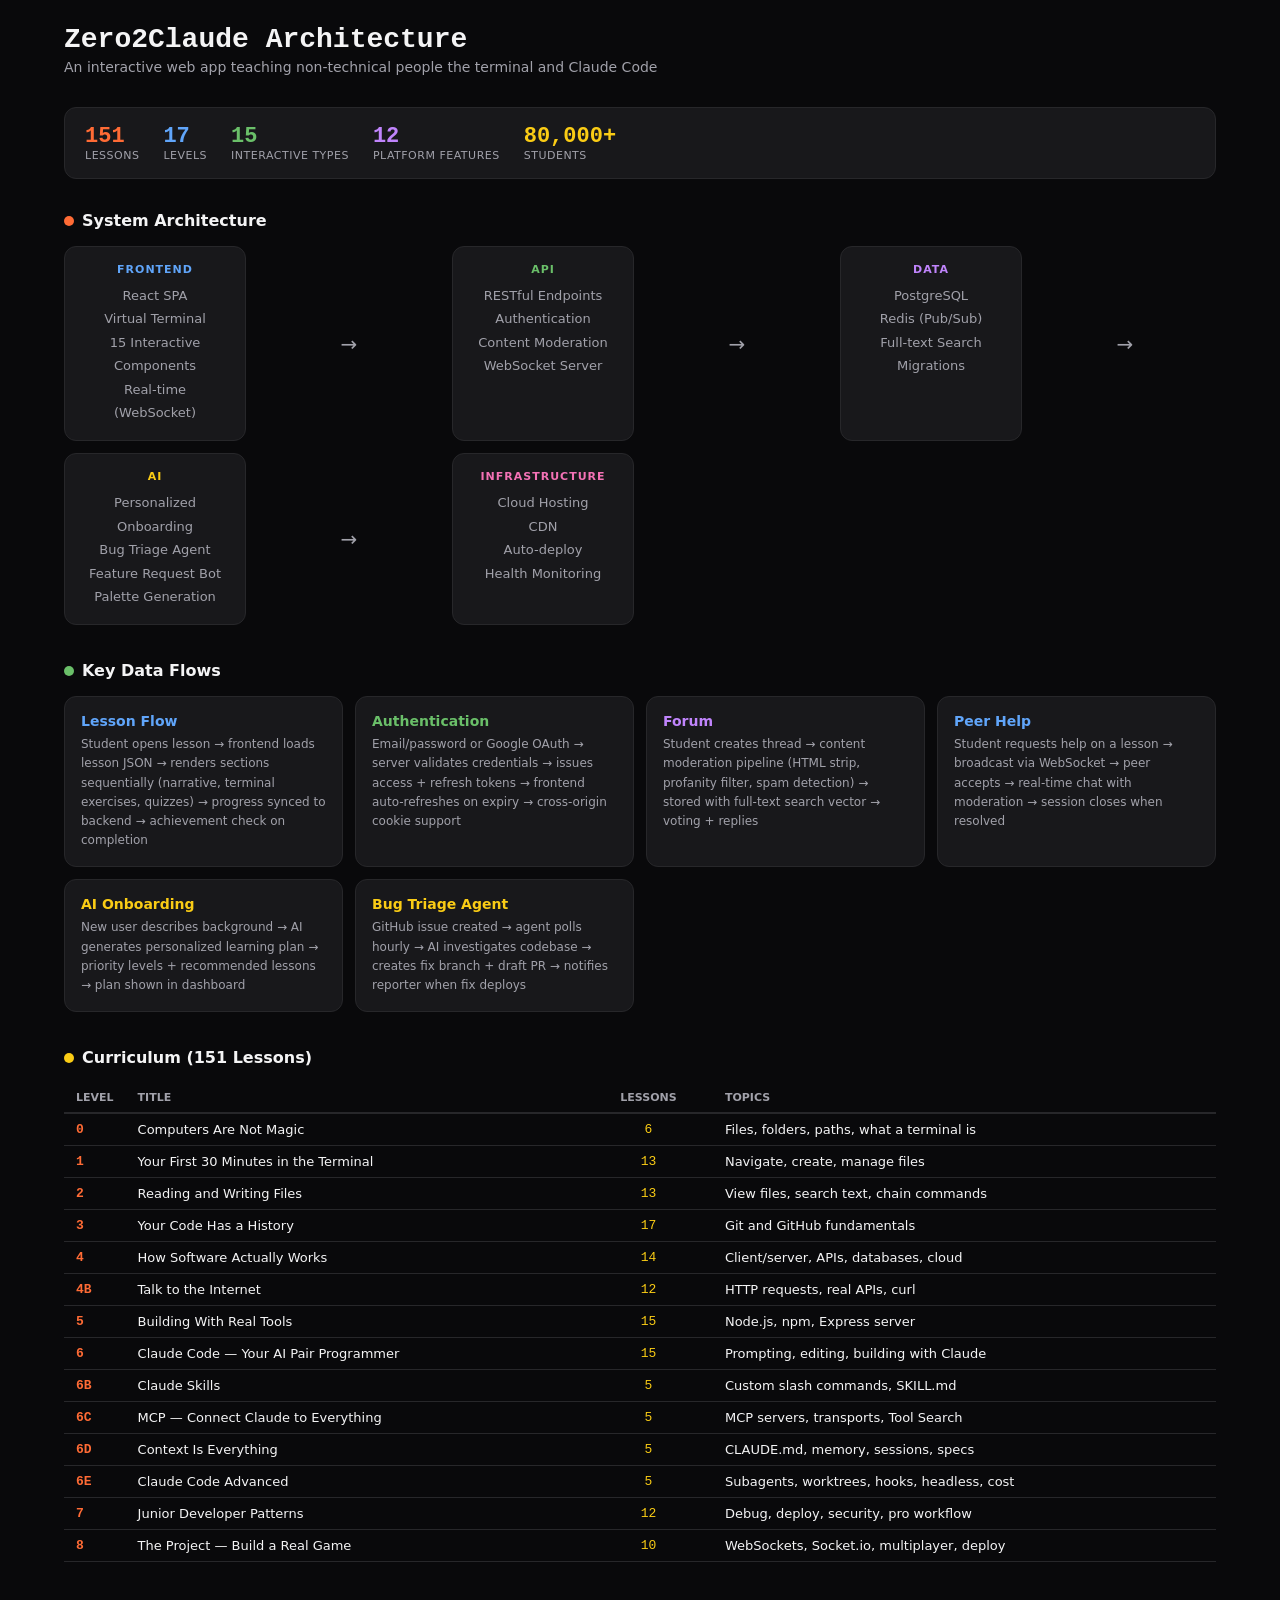
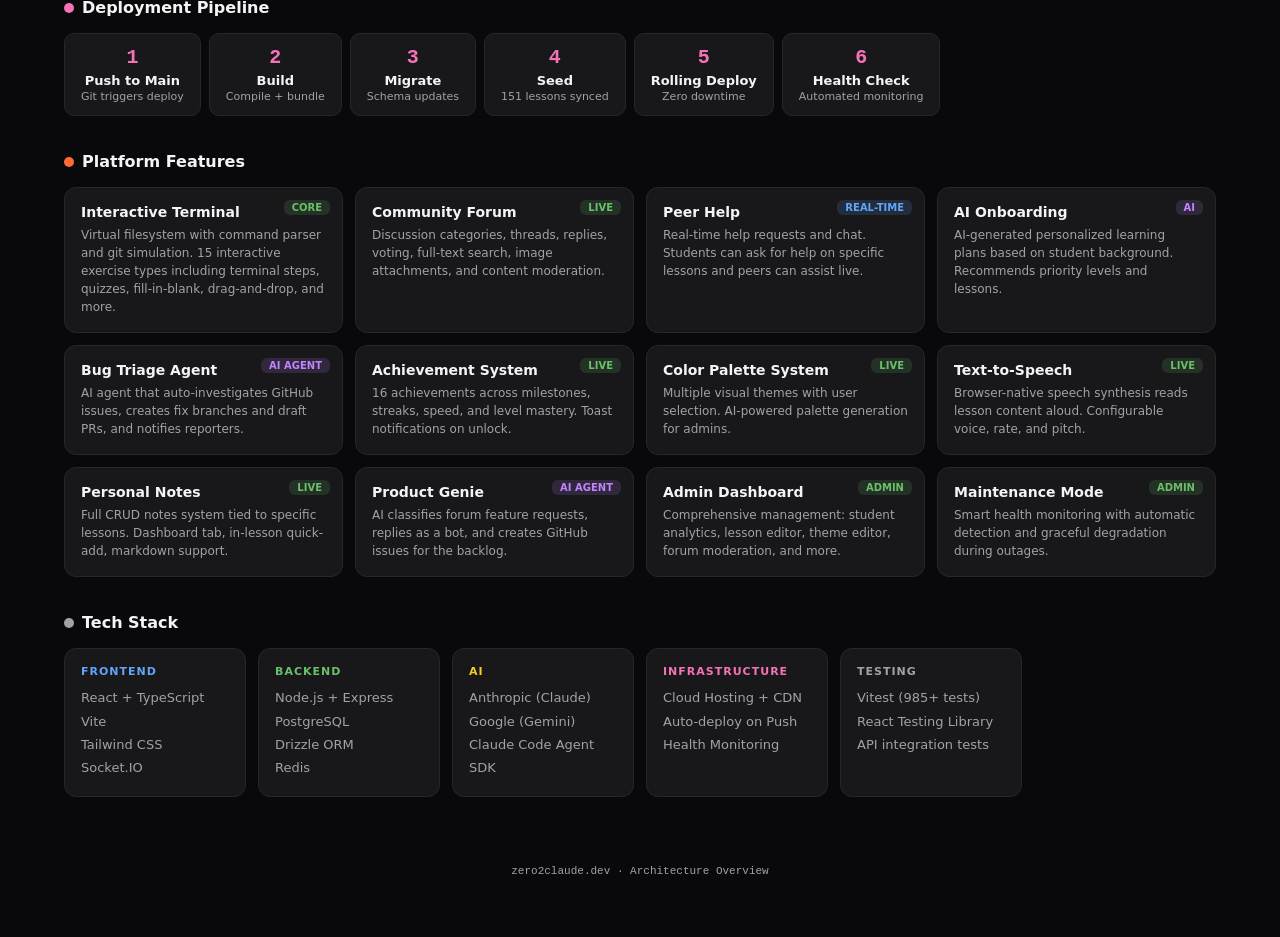
<file: architecture.html>
<!DOCTYPE html>
<html lang="en">
<head>
<meta charset="utf-8">
<meta name="viewport" content="width=device-width, initial-scale=1">
<title>Zero2Claude Architecture Overview</title>
<style>
  :root {
    --bg: #09090B; --surface: #18181B; --border: #27272A;
    --text: #F4F4F5; --text-dim: #A1A1AA;
    --blue: #60A5FA; --green: #6ABF69; --purple: #C084FC;
    --orange: #FF6B35; --pink: #F472B6; --yellow: #FACC15;
  }
  * { margin:0; padding:0; box-sizing:border-box; }
  body { background:var(--bg); color:var(--text); font-family:system-ui,-apple-system,sans-serif; padding:24px; max-width:1200px; margin:0 auto; }
  h1 { font-family:'SF Mono',Monaco,monospace; font-size:28px; margin-bottom:4px; }
  .subtitle { color:var(--text-dim); font-size:14px; margin-bottom:32px; }

  /* Stats bar */
  .stats-bar { display:flex; gap:24px; flex-wrap:wrap; margin-bottom:32px; padding:16px 20px; background:var(--surface); border:1px solid var(--border); border-radius:12px; }
  .stat { display:flex; flex-direction:column; }
  .stat-value { font-size:22px; font-weight:700; font-family:'SF Mono',Monaco,monospace; }
  .stat-label { font-size:11px; color:var(--text-dim); text-transform:uppercase; letter-spacing:0.5px; }

  /* Sections */
  .section { margin-bottom:36px; }
  .section-title { font-size:16px; font-weight:700; margin-bottom:16px; display:flex; align-items:center; gap:8px; }
  .dot { width:10px; height:10px; border-radius:50%; display:inline-block; }

  /* Architecture diagram */
  .arch-grid { display:grid; grid-template-columns:repeat(auto-fit,minmax(180px,1fr)); gap:12px; }
  .arch-tier { background:var(--surface); border:1px solid var(--border); border-radius:12px; padding:16px; text-align:center; }
  .arch-tier-label { font-size:11px; text-transform:uppercase; letter-spacing:1px; margin-bottom:8px; font-weight:600; }
  .arch-tier-items { font-size:13px; color:var(--text-dim); line-height:1.8; }
  .arch-arrow { display:flex; align-items:center; justify-content:center; color:var(--text-dim); font-size:20px; }

  /* Flow */
  .flow-grid { display:grid; grid-template-columns:repeat(auto-fit,minmax(260px,1fr)); gap:12px; }
  .flow-card { background:var(--surface); border:1px solid var(--border); border-radius:12px; padding:16px; }
  .flow-title { font-weight:700; font-size:14px; margin-bottom:6px; }
  .flow-desc { font-size:12px; color:var(--text-dim); line-height:1.6; }

  /* Curriculum */
  .curriculum-table { width:100%; border-collapse:collapse; font-size:13px; }
  .curriculum-table th { text-align:left; padding:8px 12px; border-bottom:2px solid var(--border); color:var(--text-dim); font-size:11px; text-transform:uppercase; }
  .curriculum-table td { padding:8px 12px; border-bottom:1px solid var(--border); }
  .level-id { font-family:'SF Mono',Monaco,monospace; font-weight:700; color:var(--orange); width:40px; }
  .count { text-align:center; font-family:'SF Mono',Monaco,monospace; color:var(--yellow); }

  /* Features */
  .feature-grid { display:grid; grid-template-columns:repeat(auto-fill,minmax(260px,1fr)); gap:12px; }
  .feature-card { background:var(--surface); border:1px solid var(--border); border-radius:12px; padding:16px; position:relative; }
  .feature-name { font-weight:700; font-size:14px; margin-bottom:6px; }
  .feature-desc { font-size:12px; color:var(--text-dim); line-height:1.5; }
  .feature-tag { position:absolute; top:12px; right:12px; font-size:10px; padding:2px 8px; border-radius:6px; font-weight:600; }
  .tag-live { background:rgba(106,191,105,0.15); color:var(--green); }
  .tag-ai { background:rgba(192,132,252,0.15); color:var(--purple); }
  .tag-realtime { background:rgba(96,165,250,0.15); color:var(--blue); }

  /* Stack */
  .stack-grid { display:grid; grid-template-columns:repeat(auto-fill,minmax(160px,1fr)); gap:12px; }
  .stack-card { background:var(--surface); border:1px solid var(--border); border-radius:12px; padding:16px; }
  .stack-category { font-size:11px; font-weight:700; text-transform:uppercase; letter-spacing:1px; margin-bottom:8px; }
  .stack-items { font-size:13px; color:var(--text-dim); line-height:1.8; }

  /* Deploy */
  .deploy-flow { display:flex; gap:8px; flex-wrap:wrap; align-items:center; }
  .deploy-step { background:var(--surface); border:1px solid var(--border); border-radius:10px; padding:12px 16px; text-align:center; min-width:120px; }
  .step-num { font-size:20px; font-weight:800; color:var(--pink); font-family:'SF Mono',Monaco,monospace; }
  .step-label { font-size:13px; font-weight:600; margin-top:4px; }
  .step-detail { font-size:11px; color:var(--text-dim); margin-top:2px; }

  @media(max-width:600px) {
    .arch-grid { grid-template-columns:1fr; }
    .arch-arrow { transform:rotate(90deg); }
    .stats-bar { gap:16px; }
  }
</style>
</head>
<body>
<div>

<h1>Zero2Claude Architecture</h1>
<p class="subtitle">An interactive web app teaching non-technical people the terminal and Claude Code</p>

<!-- Stats -->
<div class="stats-bar">
  <div class="stat"><span class="stat-value" style="color:var(--orange);">151</span><span class="stat-label">Lessons</span></div>
  <div class="stat"><span class="stat-value" style="color:var(--blue);">17</span><span class="stat-label">Levels</span></div>
  <div class="stat"><span class="stat-value" style="color:var(--green);">15</span><span class="stat-label">Interactive Types</span></div>
  <div class="stat"><span class="stat-value" style="color:var(--purple);">12</span><span class="stat-label">Platform Features</span></div>
  <div class="stat"><span class="stat-value" style="color:var(--yellow);">80,000+</span><span class="stat-label">Students</span></div>
</div>

<!-- System Architecture -->
<div class="section">
  <div class="section-title"><span class="dot" style="background:var(--orange)"></span> System Architecture</div>
  <div class="arch-grid">
    <div class="arch-tier">
      <div class="arch-tier-label" style="color:var(--blue);">Frontend</div>
      <div class="arch-tier-items">
        React SPA<br>
        Virtual Terminal<br>
        15 Interactive Components<br>
        Real-time (WebSocket)
      </div>
    </div>
    <div class="arch-arrow">&rarr;</div>
    <div class="arch-tier">
      <div class="arch-tier-label" style="color:var(--green);">API</div>
      <div class="arch-tier-items">
        RESTful Endpoints<br>
        Authentication<br>
        Content Moderation<br>
        WebSocket Server
      </div>
    </div>
    <div class="arch-arrow">&rarr;</div>
    <div class="arch-tier">
      <div class="arch-tier-label" style="color:var(--purple);">Data</div>
      <div class="arch-tier-items">
        PostgreSQL<br>
        Redis (Pub/Sub)<br>
        Full-text Search<br>
        Migrations
      </div>
    </div>
    <div class="arch-arrow">&rarr;</div>
    <div class="arch-tier">
      <div class="arch-tier-label" style="color:var(--yellow);">AI</div>
      <div class="arch-tier-items">
        Personalized Onboarding<br>
        Bug Triage Agent<br>
        Feature Request Bot<br>
        Palette Generation
      </div>
    </div>
    <div class="arch-arrow">&rarr;</div>
    <div class="arch-tier">
      <div class="arch-tier-label" style="color:var(--pink);">Infrastructure</div>
      <div class="arch-tier-items">
        Cloud Hosting<br>
        CDN<br>
        Auto-deploy<br>
        Health Monitoring
      </div>
    </div>
  </div>
</div>

<!-- Key Data Flows -->
<div class="section">
  <div class="section-title"><span class="dot" style="background:var(--green)"></span> Key Data Flows</div>
  <div class="flow-grid">
    <div class="flow-card">
      <div class="flow-title" style="color:var(--blue);">Lesson Flow</div>
      <div class="flow-desc">Student opens lesson &rarr; frontend loads lesson JSON &rarr; renders sections sequentially (narrative, terminal exercises, quizzes) &rarr; progress synced to backend &rarr; achievement check on completion</div>
    </div>
    <div class="flow-card">
      <div class="flow-title" style="color:var(--green);">Authentication</div>
      <div class="flow-desc">Email/password or Google OAuth &rarr; server validates credentials &rarr; issues access + refresh tokens &rarr; frontend auto-refreshes on expiry &rarr; cross-origin cookie support</div>
    </div>
    <div class="flow-card">
      <div class="flow-title" style="color:var(--purple);">Forum</div>
      <div class="flow-desc">Student creates thread &rarr; content moderation pipeline (HTML strip, profanity filter, spam detection) &rarr; stored with full-text search vector &rarr; voting + replies</div>
    </div>
    <div class="flow-card">
      <div class="flow-title" style="color:var(--blue);">Peer Help</div>
      <div class="flow-desc">Student requests help on a lesson &rarr; broadcast via WebSocket &rarr; peer accepts &rarr; real-time chat with moderation &rarr; session closes when resolved</div>
    </div>
    <div class="flow-card">
      <div class="flow-title" style="color:var(--yellow);">AI Onboarding</div>
      <div class="flow-desc">New user describes background &rarr; AI generates personalized learning plan &rarr; priority levels + recommended lessons &rarr; plan shown in dashboard</div>
    </div>
    <div class="flow-card">
      <div class="flow-title" style="color:var(--yellow);">Bug Triage Agent</div>
      <div class="flow-desc">GitHub issue created &rarr; agent polls hourly &rarr; AI investigates codebase &rarr; creates fix branch + draft PR &rarr; notifies reporter when fix deploys</div>
    </div>
  </div>
</div>

<!-- Curriculum -->
<div class="section">
  <div class="section-title"><span class="dot" style="background:var(--yellow)"></span> Curriculum (151 Lessons)</div>
  <table class="curriculum-table">
    <thead><tr><th>Level</th><th>Title</th><th style="text-align:center">Lessons</th><th>Topics</th></tr></thead>
    <tbody>
      <tr><td class="level-id">0</td><td>Computers Are Not Magic</td><td class="count">6</td><td>Files, folders, paths, what a terminal is</td></tr>
      <tr><td class="level-id">1</td><td>Your First 30 Minutes in the Terminal</td><td class="count">13</td><td>Navigate, create, manage files</td></tr>
      <tr><td class="level-id">2</td><td>Reading and Writing Files</td><td class="count">13</td><td>View files, search text, chain commands</td></tr>
      <tr><td class="level-id">3</td><td>Your Code Has a History</td><td class="count">17</td><td>Git and GitHub fundamentals</td></tr>
      <tr><td class="level-id">4</td><td>How Software Actually Works</td><td class="count">14</td><td>Client/server, APIs, databases, cloud</td></tr>
      <tr><td class="level-id">4B</td><td>Talk to the Internet</td><td class="count">12</td><td>HTTP requests, real APIs, curl</td></tr>
      <tr><td class="level-id">5</td><td>Building With Real Tools</td><td class="count">15</td><td>Node.js, npm, Express server</td></tr>
      <tr><td class="level-id">6</td><td>Claude Code &mdash; Your AI Pair Programmer</td><td class="count">15</td><td>Prompting, editing, building with Claude</td></tr>
      <tr><td class="level-id">6B</td><td>Claude Skills</td><td class="count">5</td><td>Custom slash commands, SKILL.md</td></tr>
      <tr><td class="level-id">6C</td><td>MCP &mdash; Connect Claude to Everything</td><td class="count">5</td><td>MCP servers, transports, Tool Search</td></tr>
      <tr><td class="level-id">6D</td><td>Context Is Everything</td><td class="count">5</td><td>CLAUDE.md, memory, sessions, specs</td></tr>
      <tr><td class="level-id">6E</td><td>Claude Code Advanced</td><td class="count">5</td><td>Subagents, worktrees, hooks, headless, cost</td></tr>
      <tr><td class="level-id">7</td><td>Junior Developer Patterns</td><td class="count">12</td><td>Debug, deploy, security, pro workflow</td></tr>
      <tr><td class="level-id">8</td><td>The Project &mdash; Build a Real Game</td><td class="count">10</td><td>WebSockets, Socket.io, multiplayer, deploy</td></tr>
    </tbody>
  </table>
</div>

<!-- Deployment -->
<div class="section">
  <div class="section-title"><span class="dot" style="background:var(--pink)"></span> Deployment Pipeline</div>
  <div class="deploy-flow">
    <div class="deploy-step">
      <div class="step-num">1</div>
      <div class="step-label">Push to Main</div>
      <div class="step-detail">Git triggers deploy</div>
    </div>
    <div class="deploy-step">
      <div class="step-num">2</div>
      <div class="step-label">Build</div>
      <div class="step-detail">Compile + bundle</div>
    </div>
    <div class="deploy-step">
      <div class="step-num">3</div>
      <div class="step-label">Migrate</div>
      <div class="step-detail">Schema updates</div>
    </div>
    <div class="deploy-step">
      <div class="step-num">4</div>
      <div class="step-label">Seed</div>
      <div class="step-detail">151 lessons synced</div>
    </div>
    <div class="deploy-step">
      <div class="step-num">5</div>
      <div class="step-label">Rolling Deploy</div>
      <div class="step-detail">Zero downtime</div>
    </div>
    <div class="deploy-step">
      <div class="step-num">6</div>
      <div class="step-label">Health Check</div>
      <div class="step-detail">Automated monitoring</div>
    </div>
  </div>
</div>

<!-- Platform Features -->
<div class="section">
  <div class="section-title"><span class="dot" style="background:var(--orange)"></span> Platform Features</div>
  <div class="feature-grid">
    <div class="feature-card">
      <div class="feature-name">Interactive Terminal</div>
      <div class="feature-desc">Virtual filesystem with command parser and git simulation. 15 interactive exercise types including terminal steps, quizzes, fill-in-blank, drag-and-drop, and more.</div>
      <span class="feature-tag tag-live">CORE</span>
    </div>
    <div class="feature-card">
      <div class="feature-name">Community Forum</div>
      <div class="feature-desc">Discussion categories, threads, replies, voting, full-text search, image attachments, and content moderation.</div>
      <span class="feature-tag tag-live">LIVE</span>
    </div>
    <div class="feature-card">
      <div class="feature-name">Peer Help</div>
      <div class="feature-desc">Real-time help requests and chat. Students can ask for help on specific lessons and peers can assist live.</div>
      <span class="feature-tag tag-realtime">REAL-TIME</span>
    </div>
    <div class="feature-card">
      <div class="feature-name">AI Onboarding</div>
      <div class="feature-desc">AI-generated personalized learning plans based on student background. Recommends priority levels and lessons.</div>
      <span class="feature-tag tag-ai">AI</span>
    </div>
    <div class="feature-card">
      <div class="feature-name">Bug Triage Agent</div>
      <div class="feature-desc">AI agent that auto-investigates GitHub issues, creates fix branches and draft PRs, and notifies reporters.</div>
      <span class="feature-tag tag-ai">AI AGENT</span>
    </div>
    <div class="feature-card">
      <div class="feature-name">Achievement System</div>
      <div class="feature-desc">16 achievements across milestones, streaks, speed, and level mastery. Toast notifications on unlock.</div>
      <span class="feature-tag tag-live">LIVE</span>
    </div>
    <div class="feature-card">
      <div class="feature-name">Color Palette System</div>
      <div class="feature-desc">Multiple visual themes with user selection. AI-powered palette generation for admins.</div>
      <span class="feature-tag tag-live">LIVE</span>
    </div>
    <div class="feature-card">
      <div class="feature-name">Text-to-Speech</div>
      <div class="feature-desc">Browser-native speech synthesis reads lesson content aloud. Configurable voice, rate, and pitch.</div>
      <span class="feature-tag tag-live">LIVE</span>
    </div>
    <div class="feature-card">
      <div class="feature-name">Personal Notes</div>
      <div class="feature-desc">Full CRUD notes system tied to specific lessons. Dashboard tab, in-lesson quick-add, markdown support.</div>
      <span class="feature-tag tag-live">LIVE</span>
    </div>
    <div class="feature-card">
      <div class="feature-name">Product Genie</div>
      <div class="feature-desc">AI classifies forum feature requests, replies as a bot, and creates GitHub issues for the backlog.</div>
      <span class="feature-tag tag-ai">AI AGENT</span>
    </div>
    <div class="feature-card">
      <div class="feature-name">Admin Dashboard</div>
      <div class="feature-desc">Comprehensive management: student analytics, lesson editor, theme editor, forum moderation, and more.</div>
      <span class="feature-tag tag-live">ADMIN</span>
    </div>
    <div class="feature-card">
      <div class="feature-name">Maintenance Mode</div>
      <div class="feature-desc">Smart health monitoring with automatic detection and graceful degradation during outages.</div>
      <span class="feature-tag tag-live">ADMIN</span>
    </div>
  </div>
</div>

<!-- Tech Stack (high-level only) -->
<div class="section">
  <div class="section-title"><span class="dot" style="background:var(--text-dim)"></span> Tech Stack</div>
  <div class="stack-grid">
    <div class="stack-card">
      <div class="stack-category" style="color:var(--blue);">Frontend</div>
      <div class="stack-items">React + TypeScript<br>Vite<br>Tailwind CSS<br>Socket.IO</div>
    </div>
    <div class="stack-card">
      <div class="stack-category" style="color:var(--green);">Backend</div>
      <div class="stack-items">Node.js + Express<br>PostgreSQL<br>Drizzle ORM<br>Redis</div>
    </div>
    <div class="stack-card">
      <div class="stack-category" style="color:var(--yellow);">AI</div>
      <div class="stack-items">Anthropic (Claude)<br>Google (Gemini)<br>Claude Code Agent SDK</div>
    </div>
    <div class="stack-card">
      <div class="stack-category" style="color:var(--pink);">Infrastructure</div>
      <div class="stack-items">Cloud Hosting + CDN<br>Auto-deploy on Push<br>Health Monitoring</div>
    </div>
    <div class="stack-card">
      <div class="stack-category" style="color:var(--text-dim);">Testing</div>
      <div class="stack-items">Vitest (985+ tests)<br>React Testing Library<br>API integration tests</div>
    </div>
  </div>
</div>

<div style="text-align:center;padding:32px 0;color:var(--text-dim);font-size:11px;font-family:'SF Mono',Monaco,monospace;">
  zero2claude.dev &middot; Architecture Overview
</div>

</div>
</body>
</html>
</file>
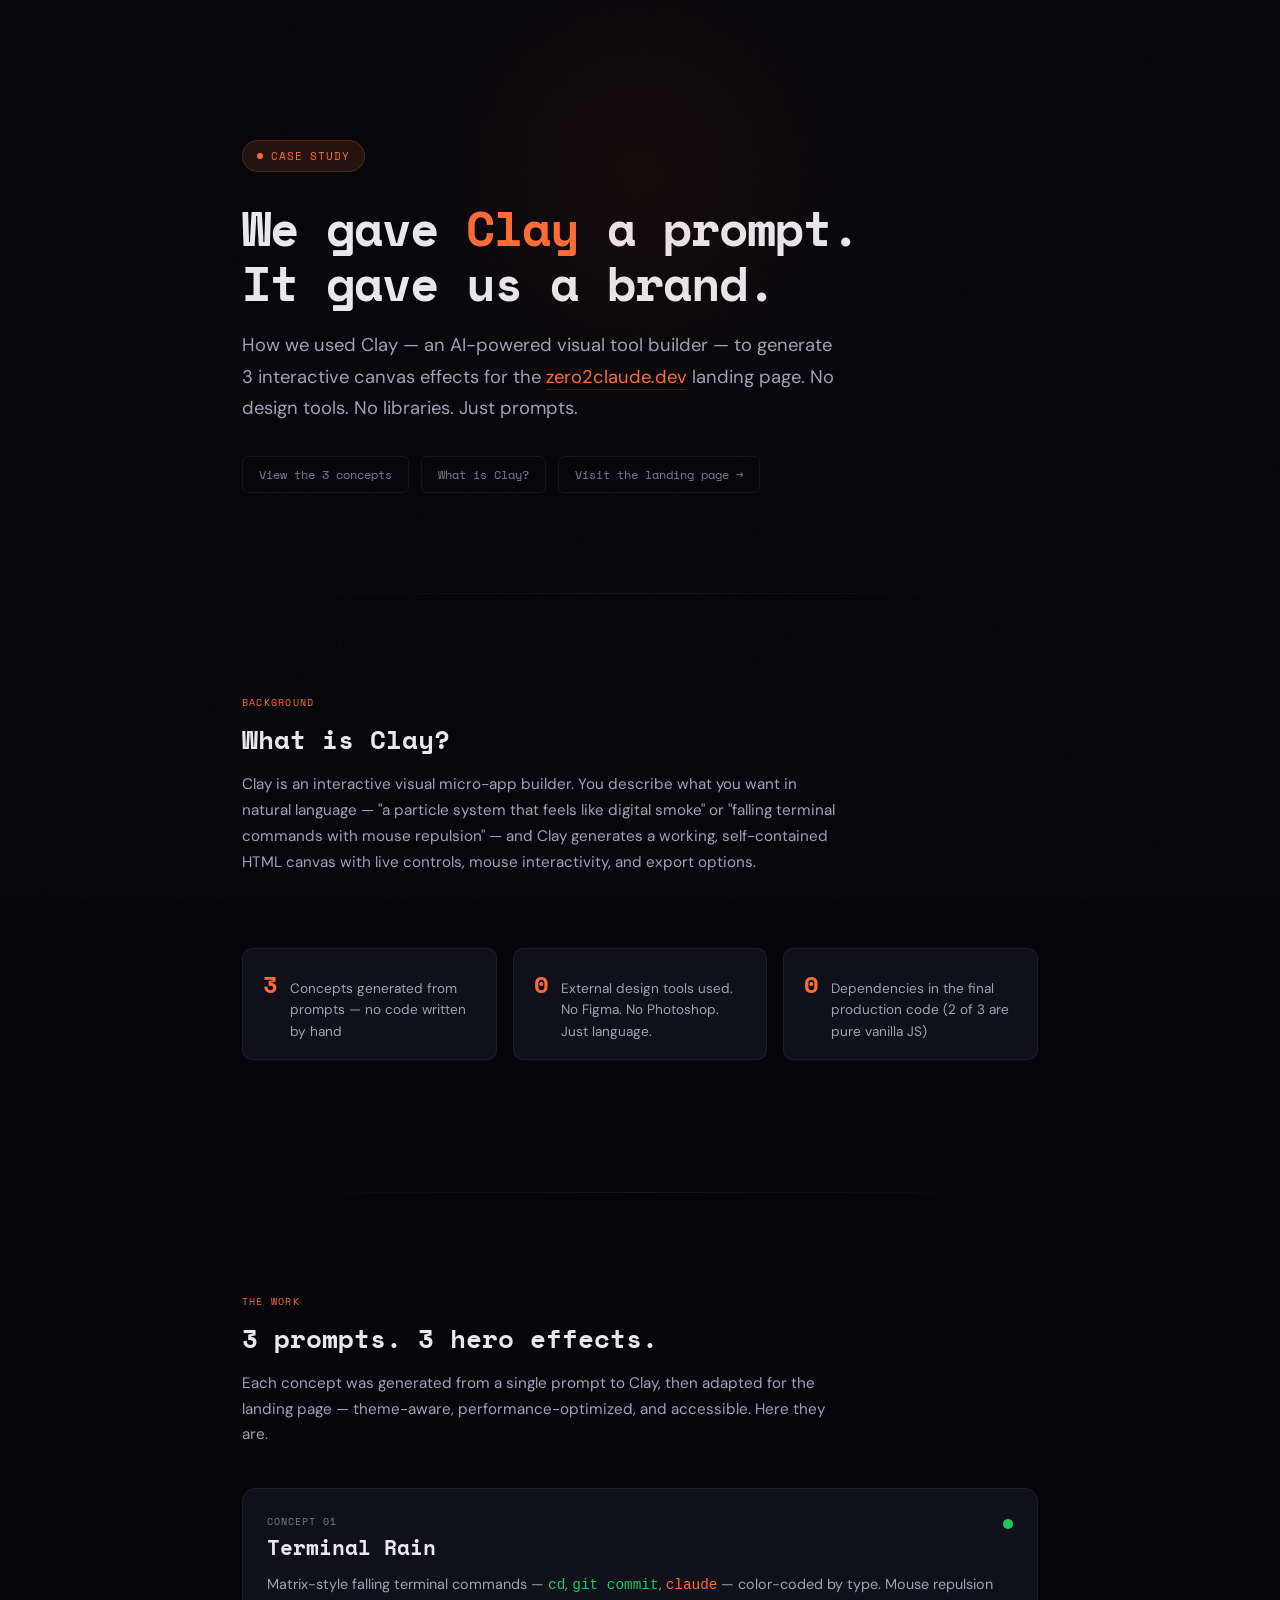
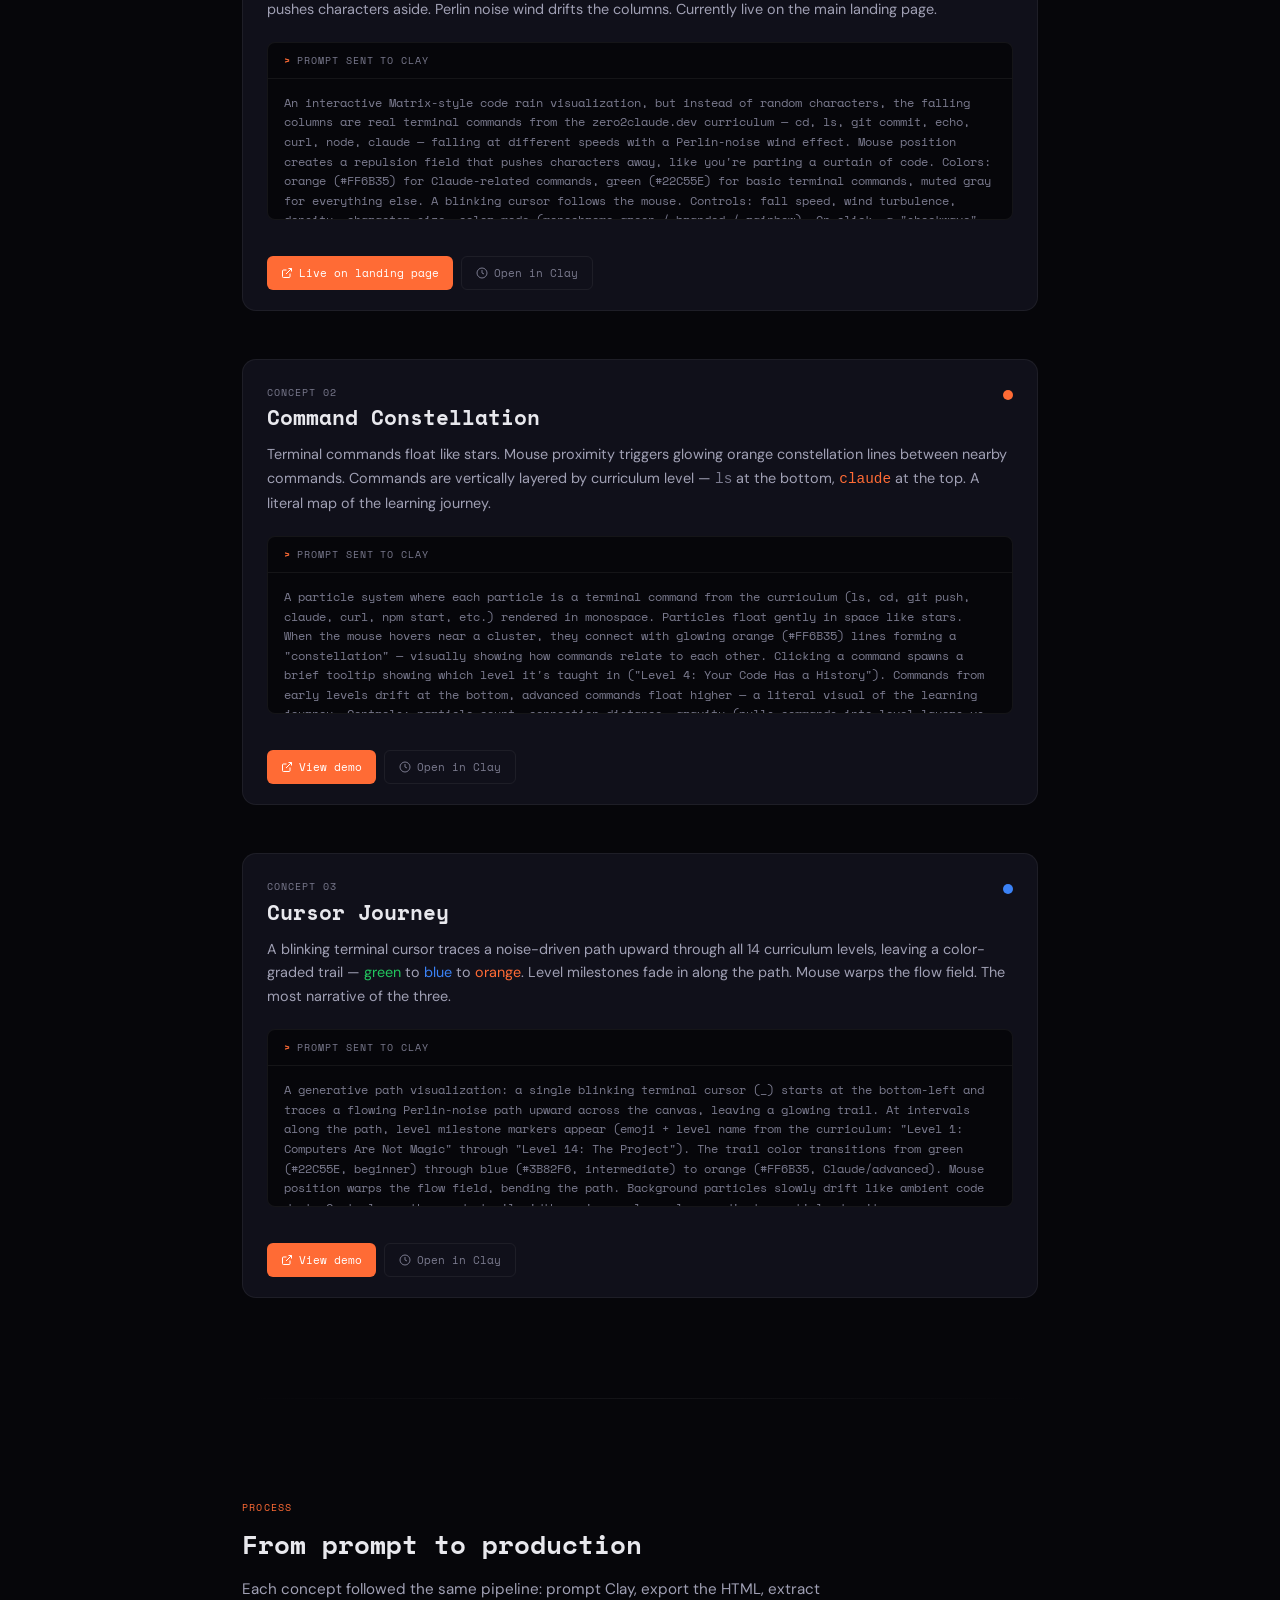
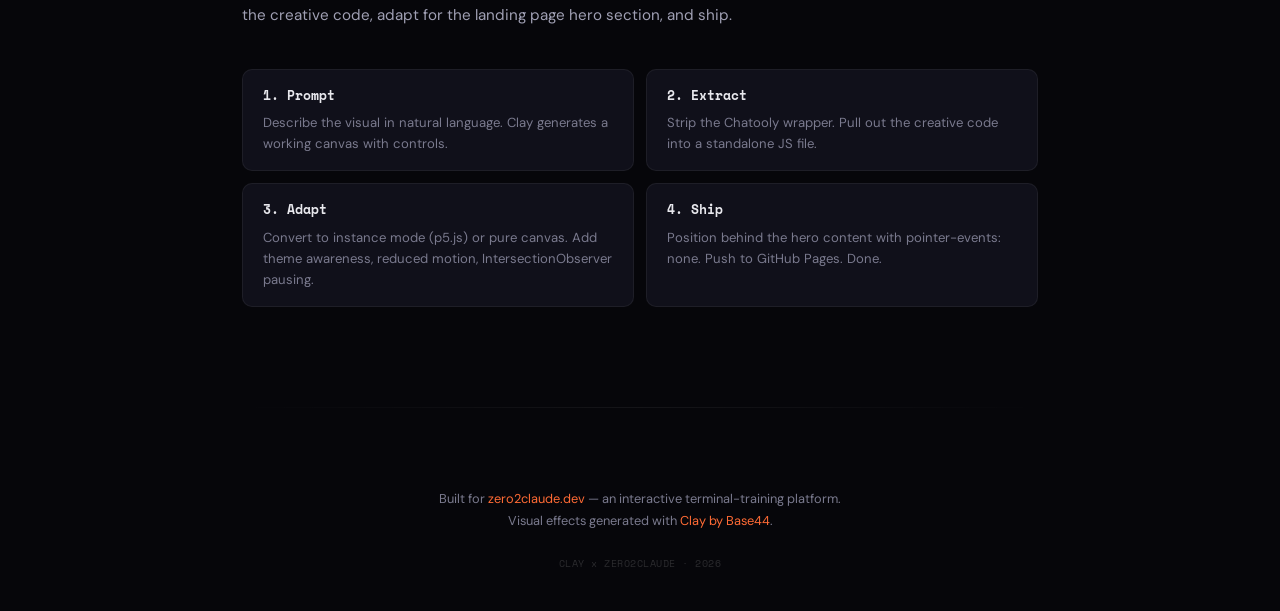
<file: clay-showcase.html>
<!DOCTYPE html>
<html lang="en">
<head>
  <meta charset="UTF-8">
  <meta name="viewport" content="width=device-width, initial-scale=1.0">
  <title>Clay x Zero2Claude — How We Built Interactive Hero Effects with AI</title>
  <meta name="description" content="A case study on using Clay, an AI visual tool builder, to create 3 interactive canvas effects for the zero2claude.dev landing page.">
  <link rel="icon" type="image/svg+xml" href="favicon.svg">
  <link rel="preconnect" href="https://fonts.googleapis.com">
  <link rel="preconnect" href="https://fonts.gstatic.com" crossorigin>
  <link href="https://fonts.googleapis.com/css2?family=Space+Mono:ital,wght@0,400;0,700;1,400&family=DM+Sans:ital,opsz,wght@0,9..40,300;0,9..40,400;0,9..40,500;0,9..40,600;1,9..40,400&display=swap" rel="stylesheet">
  <style>
    *, *::before, *::after { box-sizing: border-box; margin: 0; padding: 0; }

    :root {
      --bg: #06060a;
      --bg-raised: #0c0c14;
      --bg-card: #10101a;
      --bg-card-hover: #141420;
      --text: #e8e8ed;
      --text-dim: #7a7a8e;
      --text-mid: #a0a0b4;
      --accent: #FF6B35;
      --accent-dim: rgba(255, 107, 53, 0.12);
      --accent-glow: rgba(255, 107, 53, 0.25);
      --green: #22C55E;
      --blue: #3B82F6;
      --border: rgba(255, 255, 255, 0.06);
      --border-accent: rgba(255, 107, 53, 0.2);
      --mono: 'Space Mono', 'Monaco', 'Menlo', monospace;
      --sans: 'DM Sans', -apple-system, BlinkMacSystemFont, sans-serif;
      --max-w: 860px;
      --gutter: 20px;
    }

    html { scroll-behavior: smooth; -webkit-font-smoothing: antialiased; }

    body {
      font-family: var(--sans);
      background: var(--bg);
      color: var(--text);
      line-height: 1.6;
      overflow-x: hidden;
    }

    ::selection { background: rgba(255, 107, 53, 0.3); color: #fff; }

    /* ── Grain overlay ── */
    body::after {
      content: '';
      position: fixed;
      inset: 0;
      background-image: url("data:image/svg+xml,%3Csvg viewBox='0 0 256 256' xmlns='http://www.w3.org/2000/svg'%3E%3Cfilter id='n'%3E%3CfeTurbulence type='fractalNoise' baseFrequency='0.9' numOctaves='4' stitchTiles='stitch'/%3E%3C/filter%3E%3Crect width='100%25' height='100%25' filter='url(%23n)' opacity='0.04'/%3E%3C/svg%3E");
      pointer-events: none;
      z-index: 9999;
      opacity: 0.5;
    }

    /* ── Layout ── */
    .wrap {
      max-width: var(--max-w);
      margin: 0 auto;
      padding: 0 var(--gutter);
    }

    /* ── Hero ── */
    .hero {
      padding: 100px 0 60px;
      position: relative;
    }

    .hero::before {
      content: '';
      position: absolute;
      top: -80px;
      left: 50%;
      transform: translateX(-50%);
      width: 500px;
      height: 500px;
      background: radial-gradient(circle, rgba(255, 107, 53, 0.06) 0%, transparent 70%);
      pointer-events: none;
    }

    .hero-badge {
      display: inline-flex;
      align-items: center;
      gap: 8px;
      font-family: var(--mono);
      font-size: 0.7rem;
      letter-spacing: 0.08em;
      text-transform: uppercase;
      color: var(--accent);
      border: 1px solid var(--border-accent);
      background: var(--accent-dim);
      padding: 6px 14px;
      border-radius: 100px;
      margin-bottom: 28px;
    }

    .hero-badge::before {
      content: '';
      width: 6px;
      height: 6px;
      background: var(--accent);
      border-radius: 50%;
      animation: pulse 2s ease-in-out infinite;
    }

    @keyframes pulse {
      0%, 100% { opacity: 1; }
      50% { opacity: 0.3; }
    }

    .hero h1 {
      font-family: var(--mono);
      font-size: clamp(1.8rem, 5vw, 3rem);
      font-weight: 700;
      line-height: 1.15;
      letter-spacing: -0.02em;
      margin-bottom: 20px;
    }

    .hero h1 .accent { color: var(--accent); }

    .hero-sub {
      font-size: clamp(1rem, 2.5vw, 1.15rem);
      color: var(--text-mid);
      max-width: 600px;
      line-height: 1.7;
      margin-bottom: 32px;
    }

    .hero-links {
      display: flex;
      flex-wrap: wrap;
      gap: 12px;
    }

    .hero-links a {
      font-family: var(--mono);
      font-size: 0.75rem;
      color: var(--text-dim);
      text-decoration: none;
      padding: 8px 16px;
      border: 1px solid var(--border);
      border-radius: 6px;
      transition: all 0.2s;
    }

    .hero-links a:hover {
      border-color: var(--accent);
      color: var(--accent);
      background: var(--accent-dim);
    }

    /* ── Section ── */
    .section { padding: 60px 0; }

    .section-label {
      font-family: var(--mono);
      font-size: 0.65rem;
      text-transform: uppercase;
      letter-spacing: 0.12em;
      color: var(--accent);
      margin-bottom: 12px;
    }

    .section h2 {
      font-family: var(--mono);
      font-size: clamp(1.25rem, 3vw, 1.6rem);
      font-weight: 700;
      line-height: 1.3;
      margin-bottom: 16px;
    }

    .section-intro {
      color: var(--text-mid);
      font-size: 0.95rem;
      max-width: 600px;
      line-height: 1.7;
      margin-bottom: 40px;
    }

    /* ── Divider ── */
    .divider {
      height: 1px;
      background: linear-gradient(90deg, transparent, var(--border), transparent);
      margin: 20px 0;
    }

    /* ── What is Clay ── */
    .clay-brief {
      display: grid;
      gap: 16px;
      padding: 32px 0;
    }

    .clay-stat {
      display: flex;
      align-items: baseline;
      gap: 12px;
      padding: 16px 20px;
      background: var(--bg-card);
      border: 1px solid var(--border);
      border-radius: 10px;
    }

    .clay-stat .num {
      font-family: var(--mono);
      font-size: 1.5rem;
      font-weight: 700;
      color: var(--accent);
      flex-shrink: 0;
    }

    .clay-stat .label {
      font-size: 0.85rem;
      color: var(--text-mid);
    }

    /* ── Concept Cards ── */
    .concepts { display: grid; gap: 48px; }

    .concept {
      background: var(--bg-card);
      border: 1px solid var(--border);
      border-radius: 14px;
      overflow: hidden;
      transition: border-color 0.3s;
    }

    .concept:hover { border-color: var(--border-accent); }

    .concept-header {
      padding: 24px 24px 0;
      display: flex;
      align-items: flex-start;
      justify-content: space-between;
      gap: 16px;
      flex-wrap: wrap;
    }

    .concept-num {
      font-family: var(--mono);
      font-size: 0.65rem;
      text-transform: uppercase;
      letter-spacing: 0.1em;
      color: var(--text-dim);
      margin-bottom: 4px;
    }

    .concept-title {
      font-family: var(--mono);
      font-size: clamp(1.1rem, 2.5vw, 1.3rem);
      font-weight: 700;
      line-height: 1.3;
    }

    .concept-color {
      width: 10px;
      height: 10px;
      border-radius: 50%;
      flex-shrink: 0;
      margin-top: 6px;
    }

    .concept-desc {
      padding: 12px 24px 0;
      color: var(--text-mid);
      font-size: 0.9rem;
      line-height: 1.65;
    }

    /* Prompt block */
    .prompt-block {
      margin: 20px 24px;
      background: var(--bg);
      border: 1px solid var(--border);
      border-radius: 8px;
      overflow: hidden;
    }

    .prompt-label {
      font-family: var(--mono);
      font-size: 0.6rem;
      text-transform: uppercase;
      letter-spacing: 0.1em;
      color: var(--text-dim);
      padding: 10px 16px;
      border-bottom: 1px solid var(--border);
      display: flex;
      align-items: center;
      gap: 6px;
    }

    .prompt-label::before {
      content: '>';
      color: var(--accent);
      font-weight: 700;
    }

    .prompt-text {
      font-family: var(--mono);
      font-size: 0.72rem;
      line-height: 1.7;
      color: var(--text-dim);
      padding: 14px 16px;
      max-height: 140px;
      overflow-y: auto;
      scrollbar-width: thin;
      scrollbar-color: rgba(255,255,255,0.08) transparent;
    }

    .prompt-text::-webkit-scrollbar { width: 4px; }
    .prompt-text::-webkit-scrollbar-track { background: transparent; }
    .prompt-text::-webkit-scrollbar-thumb { background: rgba(255,255,255,0.1); border-radius: 4px; }

    /* Links row */
    .concept-links {
      padding: 16px 24px 20px;
      display: flex;
      flex-wrap: wrap;
      gap: 8px;
    }

    .concept-link {
      font-family: var(--mono);
      font-size: 0.7rem;
      text-decoration: none;
      padding: 7px 14px;
      border-radius: 6px;
      transition: all 0.2s;
      display: inline-flex;
      align-items: center;
      gap: 6px;
    }

    .concept-link.primary {
      background: var(--accent);
      color: #fff;
    }

    .concept-link.primary:hover {
      box-shadow: 0 0 20px var(--accent-glow);
    }

    .concept-link.secondary {
      border: 1px solid var(--border);
      color: var(--text-dim);
    }

    .concept-link.secondary:hover {
      border-color: var(--accent);
      color: var(--accent);
    }

    .concept-link svg {
      width: 12px;
      height: 12px;
      flex-shrink: 0;
    }

    /* ── Tech details ── */
    .tech-grid {
      display: grid;
      grid-template-columns: 1fr;
      gap: 12px;
    }

    .tech-item {
      padding: 16px 20px;
      background: var(--bg-card);
      border: 1px solid var(--border);
      border-radius: 10px;
    }

    .tech-item h4 {
      font-family: var(--mono);
      font-size: 0.8rem;
      font-weight: 700;
      margin-bottom: 6px;
    }

    .tech-item p {
      font-size: 0.82rem;
      color: var(--text-dim);
      line-height: 1.6;
    }

    /* ── Footer ── */
    footer {
      padding: 60px 0 40px;
      text-align: center;
    }

    footer p {
      font-size: 0.8rem;
      color: var(--text-dim);
      line-height: 1.7;
    }

    footer a {
      color: var(--accent);
      text-decoration: none;
    }

    footer a:hover { text-decoration: underline; }

    .footer-mono {
      font-family: var(--mono);
      font-size: 0.65rem;
      color: rgba(255,255,255,0.15);
      margin-top: 24px;
      letter-spacing: 0.05em;
    }

    /* ── Responsive ── */
    @media (min-width: 640px) {
      :root { --gutter: 32px; }
      .clay-brief { grid-template-columns: 1fr 1fr 1fr; }
      .tech-grid { grid-template-columns: 1fr 1fr; }
    }

    @media (min-width: 768px) {
      .hero { padding: 140px 0 80px; }
      .section { padding: 80px 0; }
    }

    /* ── Scroll animations ── */
    .reveal {
      opacity: 0;
      transform: translateY(20px);
      transition: opacity 0.5s ease, transform 0.5s ease;
    }

    .reveal.visible {
      opacity: 1;
      transform: translateY(0);
    }

    @media (prefers-reduced-motion: reduce) {
      .reveal { opacity: 1; transform: none; transition: none; }
      .hero-badge::before { animation: none; }
    }
  </style>
</head>
<body>

  <div class="wrap">

    <!-- ── Hero ── -->
    <section class="hero">
      <div class="hero-badge">Case Study</div>
      <h1>
        We gave <span class="accent">Clay</span> a prompt.<br>
        It gave us a brand.
      </h1>
      <p class="hero-sub">
        How we used Clay &mdash; an AI-powered visual tool builder &mdash; to generate 3 interactive canvas effects for the
        <a href="https://about.zero2claude.dev" style="color:var(--accent);text-decoration:none;border-bottom:1px solid var(--border-accent)">zero2claude.dev</a>
        landing page. No design tools. No libraries. Just prompts.
      </p>
      <div class="hero-links">
        <a href="#concepts">View the 3 concepts</a>
        <a href="#what-is-clay">What is Clay?</a>
        <a href="https://about.zero2claude.dev">Visit the landing page &rarr;</a>
      </div>
    </section>

    <div class="divider"></div>

    <!-- ── What is Clay ── -->
    <section class="section reveal" id="what-is-clay">
      <div class="section-label">Background</div>
      <h2>What is Clay?</h2>
      <p class="section-intro">
        Clay is an interactive visual micro-app builder. You describe what you want in natural language &mdash; "a particle system that feels like digital smoke" or "falling terminal commands with mouse repulsion" &mdash; and Clay generates a working, self-contained HTML canvas with live controls, mouse interactivity, and export options.
      </p>
      <div class="clay-brief">
        <div class="clay-stat">
          <span class="num">3</span>
          <span class="label">Concepts generated from prompts &mdash; no code written by hand</span>
        </div>
        <div class="clay-stat">
          <span class="num">0</span>
          <span class="label">External design tools used. No Figma. No Photoshop. Just language.</span>
        </div>
        <div class="clay-stat">
          <span class="num">0</span>
          <span class="label">Dependencies in the final production code (2 of 3 are pure vanilla JS)</span>
        </div>
      </div>
    </section>

    <div class="divider"></div>

    <!-- ── The 3 Concepts ── -->
    <section class="section" id="concepts">
      <div class="section-label">The Work</div>
      <h2>3 prompts. 3 hero effects.</h2>
      <p class="section-intro">
        Each concept was generated from a single prompt to Clay, then adapted for the landing page &mdash; theme-aware, performance-optimized, and accessible. Here they are.
      </p>

      <div class="concepts">

        <!-- Concept 1: Terminal Rain -->
        <article class="concept reveal">
          <div class="concept-header">
            <div>
              <div class="concept-num">Concept 01</div>
              <h3 class="concept-title">Terminal Rain</h3>
            </div>
            <div class="concept-color" style="background: var(--green);"></div>
          </div>
          <p class="concept-desc">
            Matrix-style falling terminal commands &mdash; <code style="color:var(--green)">cd</code>, <code style="color:var(--green)">git commit</code>, <code style="color:var(--accent)">claude</code> &mdash; color-coded by type. Mouse repulsion pushes characters aside. Perlin noise wind drifts the columns. Currently live on the main landing page.
          </p>
          <div class="prompt-block">
            <div class="prompt-label">Prompt sent to Clay</div>
            <div class="prompt-text">An interactive Matrix-style code rain visualization, but instead of random characters, the falling columns are real terminal commands from the zero2claude.dev curriculum &mdash; cd, ls, git commit, echo, curl, node, claude &mdash; falling at different speeds with a Perlin-noise wind effect. Mouse position creates a repulsion field that pushes characters away, like you're parting a curtain of code. Colors: orange (#FF6B35) for Claude-related commands, green (#22C55E) for basic terminal commands, muted gray for everything else. A blinking cursor follows the mouse. Controls: fall speed, wind turbulence, density, character size, color mode (monochrome green / branded / rainbow). On click, a "shockwave" ripples outward from the cursor. Background: deep navy (#09090B). Monospace font only.</div>
          </div>
          <div class="concept-links">
            <a href="https://about.zero2claude.dev" class="concept-link primary" target="_blank">
              <svg viewBox="0 0 24 24" fill="none" stroke="currentColor" stroke-width="2"><path d="M18 13v6a2 2 0 0 1-2 2H5a2 2 0 0 1-2-2V8a2 2 0 0 1 2-2h6"/><polyline points="15 3 21 3 21 9"/><line x1="10" y1="14" x2="21" y2="3"/></svg>
              Live on landing page
            </a>
            <a href="https://clay.base44.app/ToolViewer?slug=cursor-journey-mn7lfa64" class="concept-link secondary" target="_blank">
              <svg viewBox="0 0 24 24" fill="none" stroke="currentColor" stroke-width="2"><circle cx="12" cy="12" r="10"/><path d="M12 6v6l4 2"/></svg>
              Open in Clay
            </a>
          </div>
        </article>

        <!-- Concept 2: Command Constellation -->
        <article class="concept reveal">
          <div class="concept-header">
            <div>
              <div class="concept-num">Concept 02</div>
              <h3 class="concept-title">Command Constellation</h3>
            </div>
            <div class="concept-color" style="background: var(--accent);"></div>
          </div>
          <p class="concept-desc">
            Terminal commands float like stars. Mouse proximity triggers glowing orange constellation lines between nearby commands. Commands are vertically layered by curriculum level &mdash; <code style="color:var(--text-dim)">ls</code> at the bottom, <code style="color:var(--accent)">claude</code> at the top. A literal map of the learning journey.
          </p>
          <div class="prompt-block">
            <div class="prompt-label">Prompt sent to Clay</div>
            <div class="prompt-text">A particle system where each particle is a terminal command from the curriculum (ls, cd, git push, claude, curl, npm start, etc.) rendered in monospace. Particles float gently in space like stars. When the mouse hovers near a cluster, they connect with glowing orange (#FF6B35) lines forming a "constellation" &mdash; visually showing how commands relate to each other. Clicking a command spawns a brief tooltip showing which level it's taught in ("Level 4: Your Code Has a History"). Commands from early levels drift at the bottom, advanced commands float higher &mdash; a literal visual of the learning journey. Controls: particle count, connection distance, gravity (pulls commands into level layers vs free float), glow intensity, background darkness. Monospace font, dark background (#09090B).</div>
          </div>
          <div class="concept-links">
            <a href="https://about.zero2claude.dev/constellation.html" class="concept-link primary" target="_blank">
              <svg viewBox="0 0 24 24" fill="none" stroke="currentColor" stroke-width="2"><path d="M18 13v6a2 2 0 0 1-2 2H5a2 2 0 0 1-2-2V8a2 2 0 0 1 2-2h6"/><polyline points="15 3 21 3 21 9"/><line x1="10" y1="14" x2="21" y2="3"/></svg>
              View demo
            </a>
            <a href="https://clay.base44.app/ToolViewer?slug=command-constellation-mn7knj35" class="concept-link secondary" target="_blank">
              <svg viewBox="0 0 24 24" fill="none" stroke="currentColor" stroke-width="2"><circle cx="12" cy="12" r="10"/><path d="M12 6v6l4 2"/></svg>
              Open in Clay
            </a>
          </div>
        </article>

        <!-- Concept 3: Cursor Journey -->
        <article class="concept reveal">
          <div class="concept-header">
            <div>
              <div class="concept-num">Concept 03</div>
              <h3 class="concept-title">Cursor Journey</h3>
            </div>
            <div class="concept-color" style="background: var(--blue);"></div>
          </div>
          <p class="concept-desc">
            A blinking terminal cursor traces a noise-driven path upward through all 14 curriculum levels, leaving a color-graded trail &mdash;
            <span style="color:var(--green)">green</span> to
            <span style="color:var(--blue)">blue</span> to
            <span style="color:var(--accent)">orange</span>. Level milestones fade in along the path. Mouse warps the flow field. The most narrative of the three.
          </p>
          <div class="prompt-block">
            <div class="prompt-label">Prompt sent to Clay</div>
            <div class="prompt-text">A generative path visualization: a single blinking terminal cursor (_) starts at the bottom-left and traces a flowing Perlin-noise path upward across the canvas, leaving a glowing trail. At intervals along the path, level milestone markers appear (emoji + level name from the curriculum: "Level 1: Computers Are Not Magic" through "Level 14: The Project"). The trail color transitions from green (#22C55E, beginner) through blue (#3B82F6, intermediate) to orange (#FF6B35, Claude/advanced). Mouse position warps the flow field, bending the path. Background particles slowly drift like ambient code dust. Controls: path speed, trail width, noise scale, color gradient, particle density, warp intensity. Monospace font, dark background (#09090B).</div>
          </div>
          <div class="concept-links">
            <a href="https://about.zero2claude.dev/journey.html" class="concept-link primary" target="_blank">
              <svg viewBox="0 0 24 24" fill="none" stroke="currentColor" stroke-width="2"><path d="M18 13v6a2 2 0 0 1-2 2H5a2 2 0 0 1-2-2V8a2 2 0 0 1 2-2h6"/><polyline points="15 3 21 3 21 9"/><line x1="10" y1="14" x2="21" y2="3"/></svg>
              View demo
            </a>
            <a href="https://clay.base44.app/ToolViewer?slug=cursor-journey-mn7lfa64" class="concept-link secondary" target="_blank">
              <svg viewBox="0 0 24 24" fill="none" stroke="currentColor" stroke-width="2"><circle cx="12" cy="12" r="10"/><path d="M12 6v6l4 2"/></svg>
              Open in Clay
            </a>
          </div>
        </article>

      </div>
    </section>

    <div class="divider"></div>

    <!-- ── How it was built ── -->
    <section class="section reveal">
      <div class="section-label">Process</div>
      <h2>From prompt to production</h2>
      <p class="section-intro">
        Each concept followed the same pipeline: prompt Clay, export the HTML, extract the creative code, adapt for the landing page hero section, and ship.
      </p>
      <div class="tech-grid">
        <div class="tech-item">
          <h4>1. Prompt</h4>
          <p>Describe the visual in natural language. Clay generates a working canvas with controls.</p>
        </div>
        <div class="tech-item">
          <h4>2. Extract</h4>
          <p>Strip the Chatooly wrapper. Pull out the creative code into a standalone JS file.</p>
        </div>
        <div class="tech-item">
          <h4>3. Adapt</h4>
          <p>Convert to instance mode (p5.js) or pure canvas. Add theme awareness, reduced motion, IntersectionObserver pausing.</p>
        </div>
        <div class="tech-item">
          <h4>4. Ship</h4>
          <p>Position behind the hero content with pointer-events: none. Push to GitHub Pages. Done.</p>
        </div>
      </div>
    </section>

    <div class="divider"></div>

    <!-- ── Footer ── -->
    <footer>
      <p>
        Built for <a href="https://about.zero2claude.dev">zero2claude.dev</a> &mdash; an interactive terminal-training platform.<br>
        Visual effects generated with <a href="https://clay.base44.app">Clay by Base44</a>.
      </p>
      <p class="footer-mono">CLAY x ZERO2CLAUDE &middot; 2026</p>
    </footer>

  </div>

  <script>
    // Scroll reveal
    (function () {
      if (window.matchMedia('(prefers-reduced-motion: reduce)').matches) return;
      var els = document.querySelectorAll('.reveal');
      if (!('IntersectionObserver' in window)) {
        els.forEach(function (el) { el.classList.add('visible'); });
        return;
      }
      var obs = new IntersectionObserver(function (entries) {
        entries.forEach(function (e) {
          if (e.isIntersecting) {
            e.target.classList.add('visible');
            obs.unobserve(e.target);
          }
        });
      }, { threshold: 0.1 });
      els.forEach(function (el) { obs.observe(el); });
    })();
  </script>
</body>
</html>
</file>
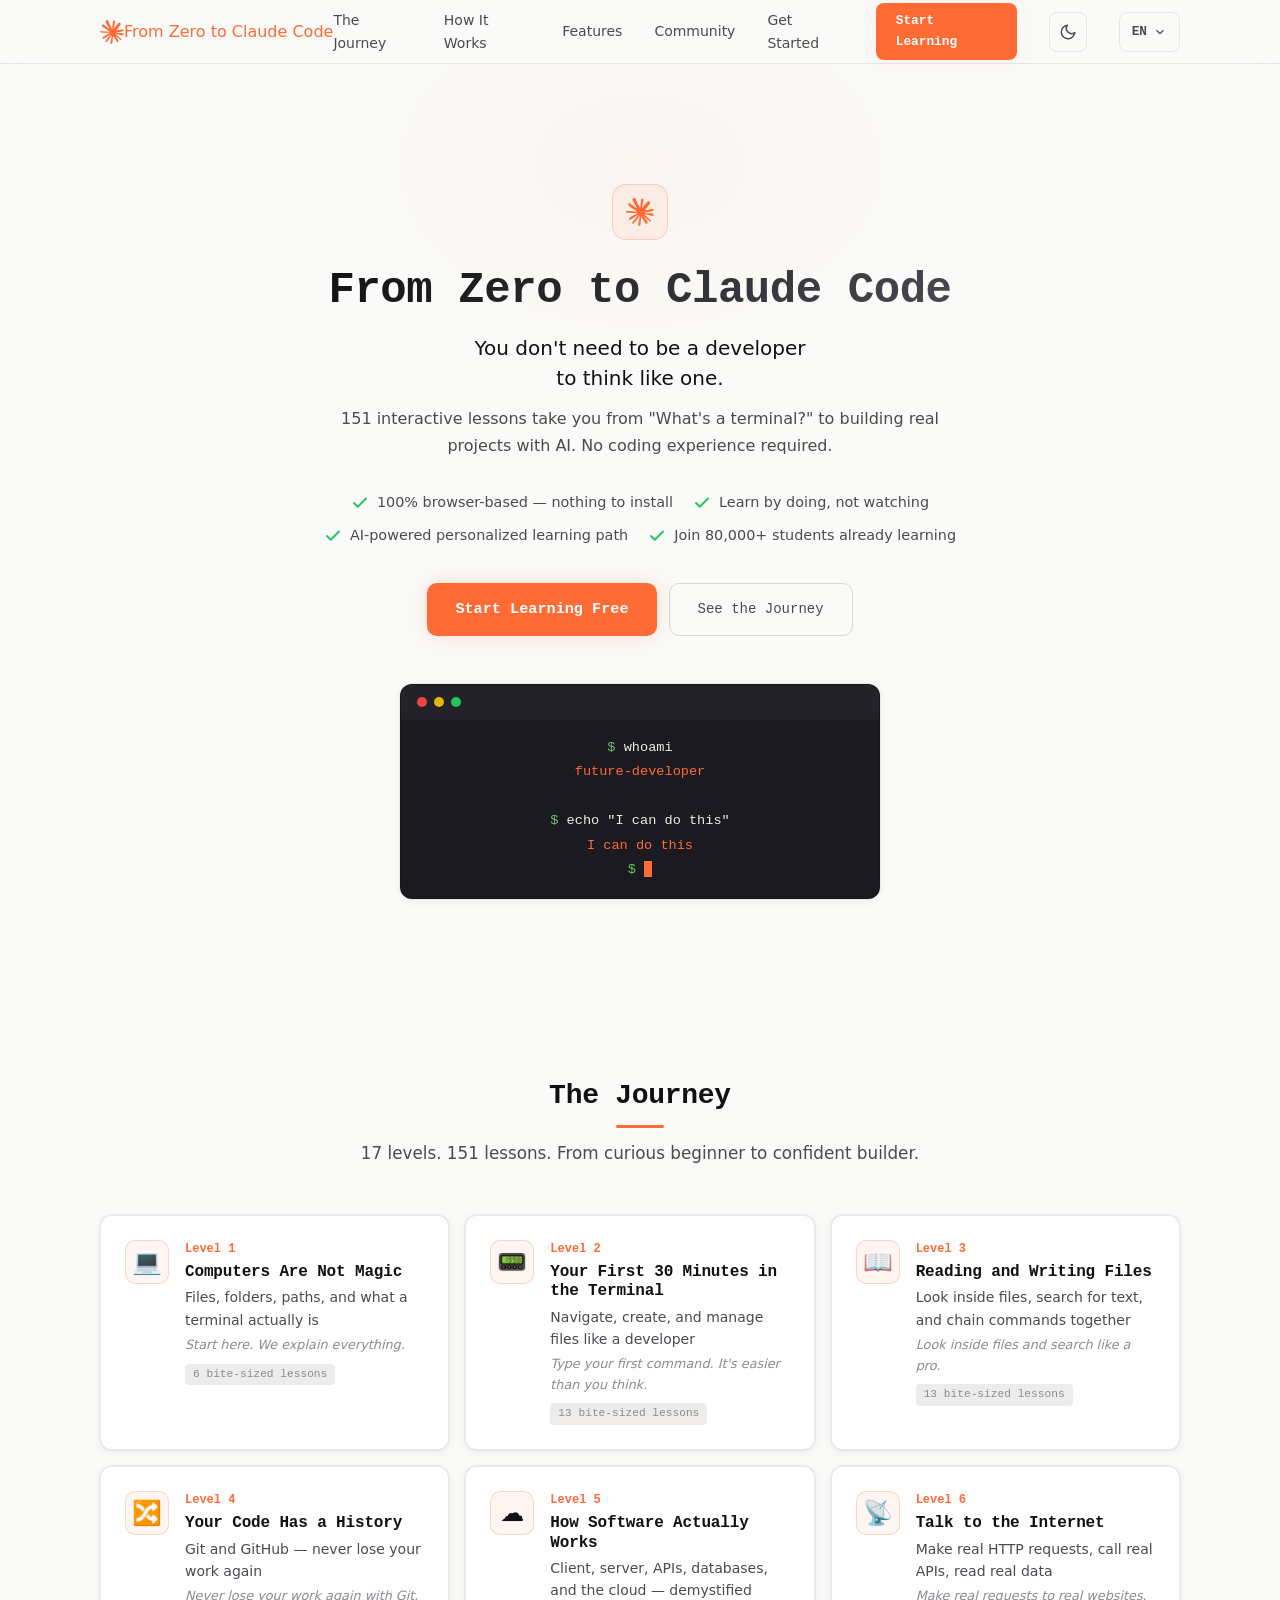
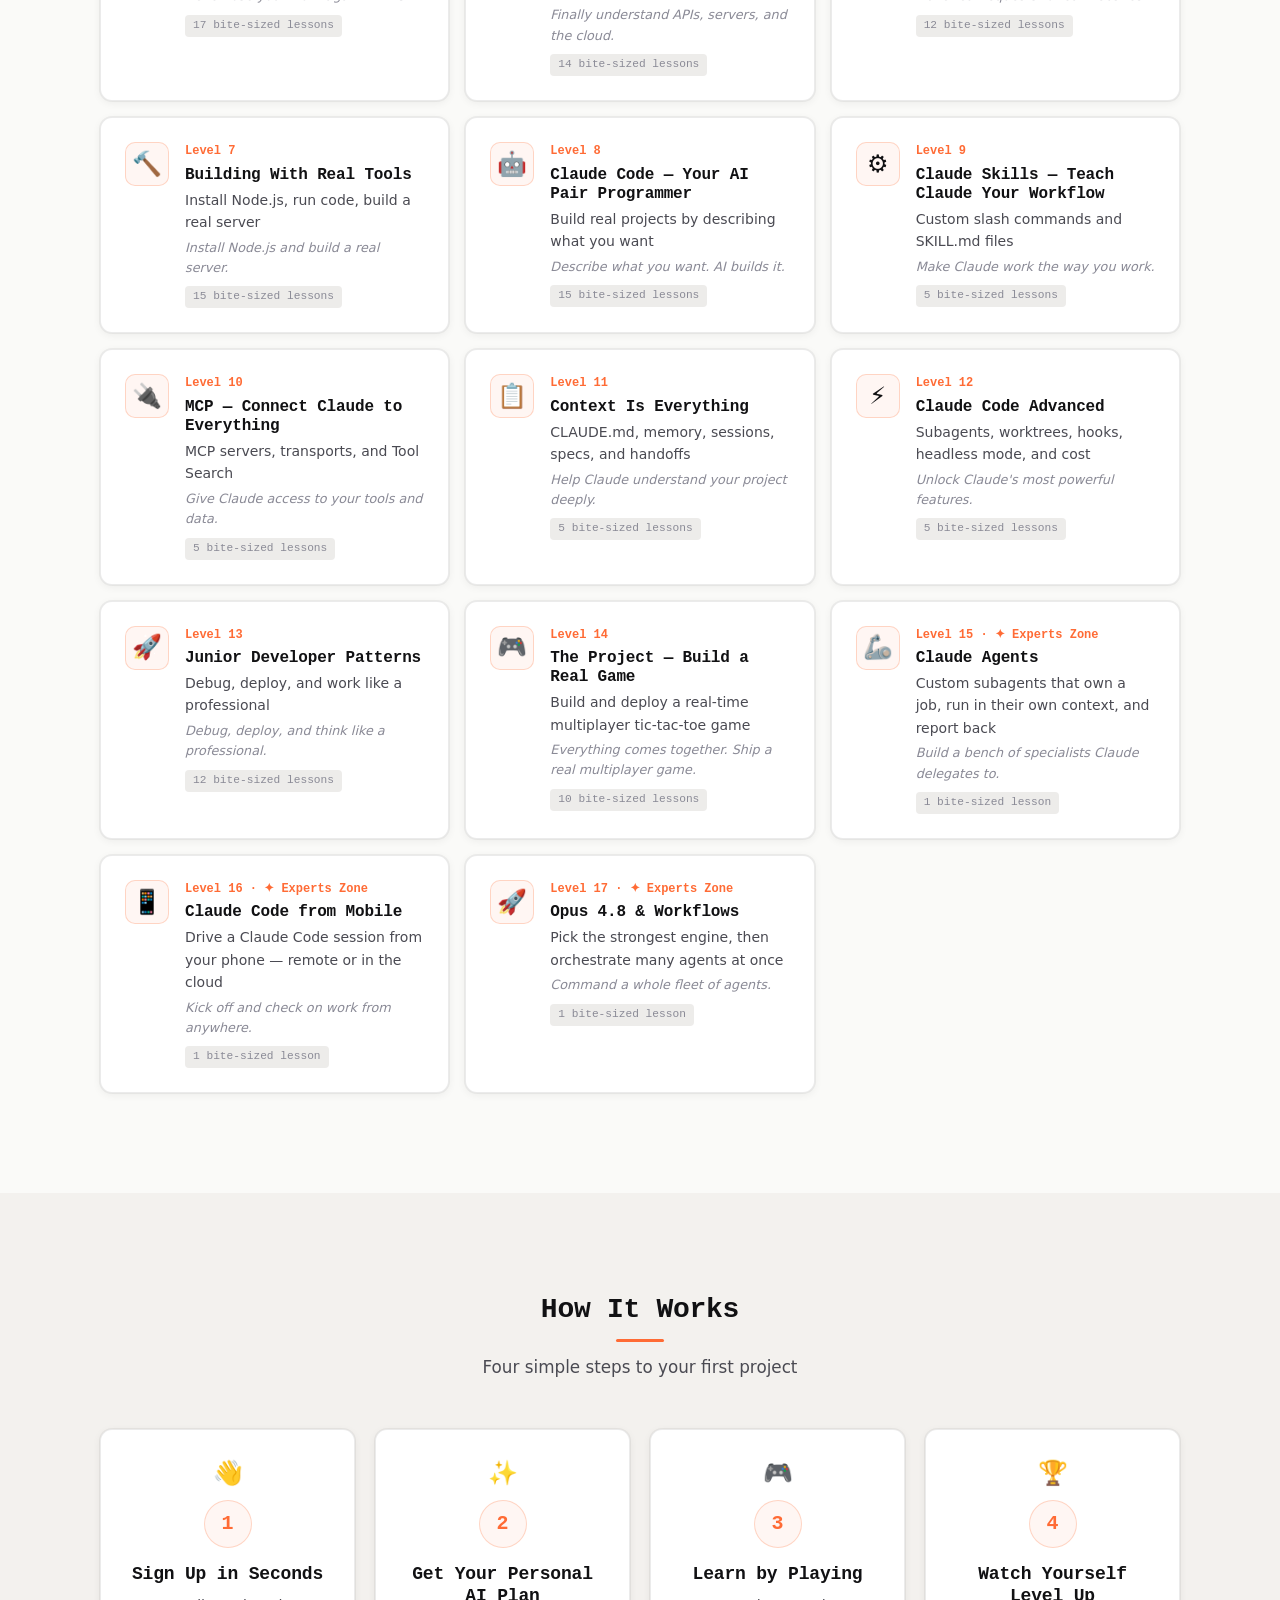
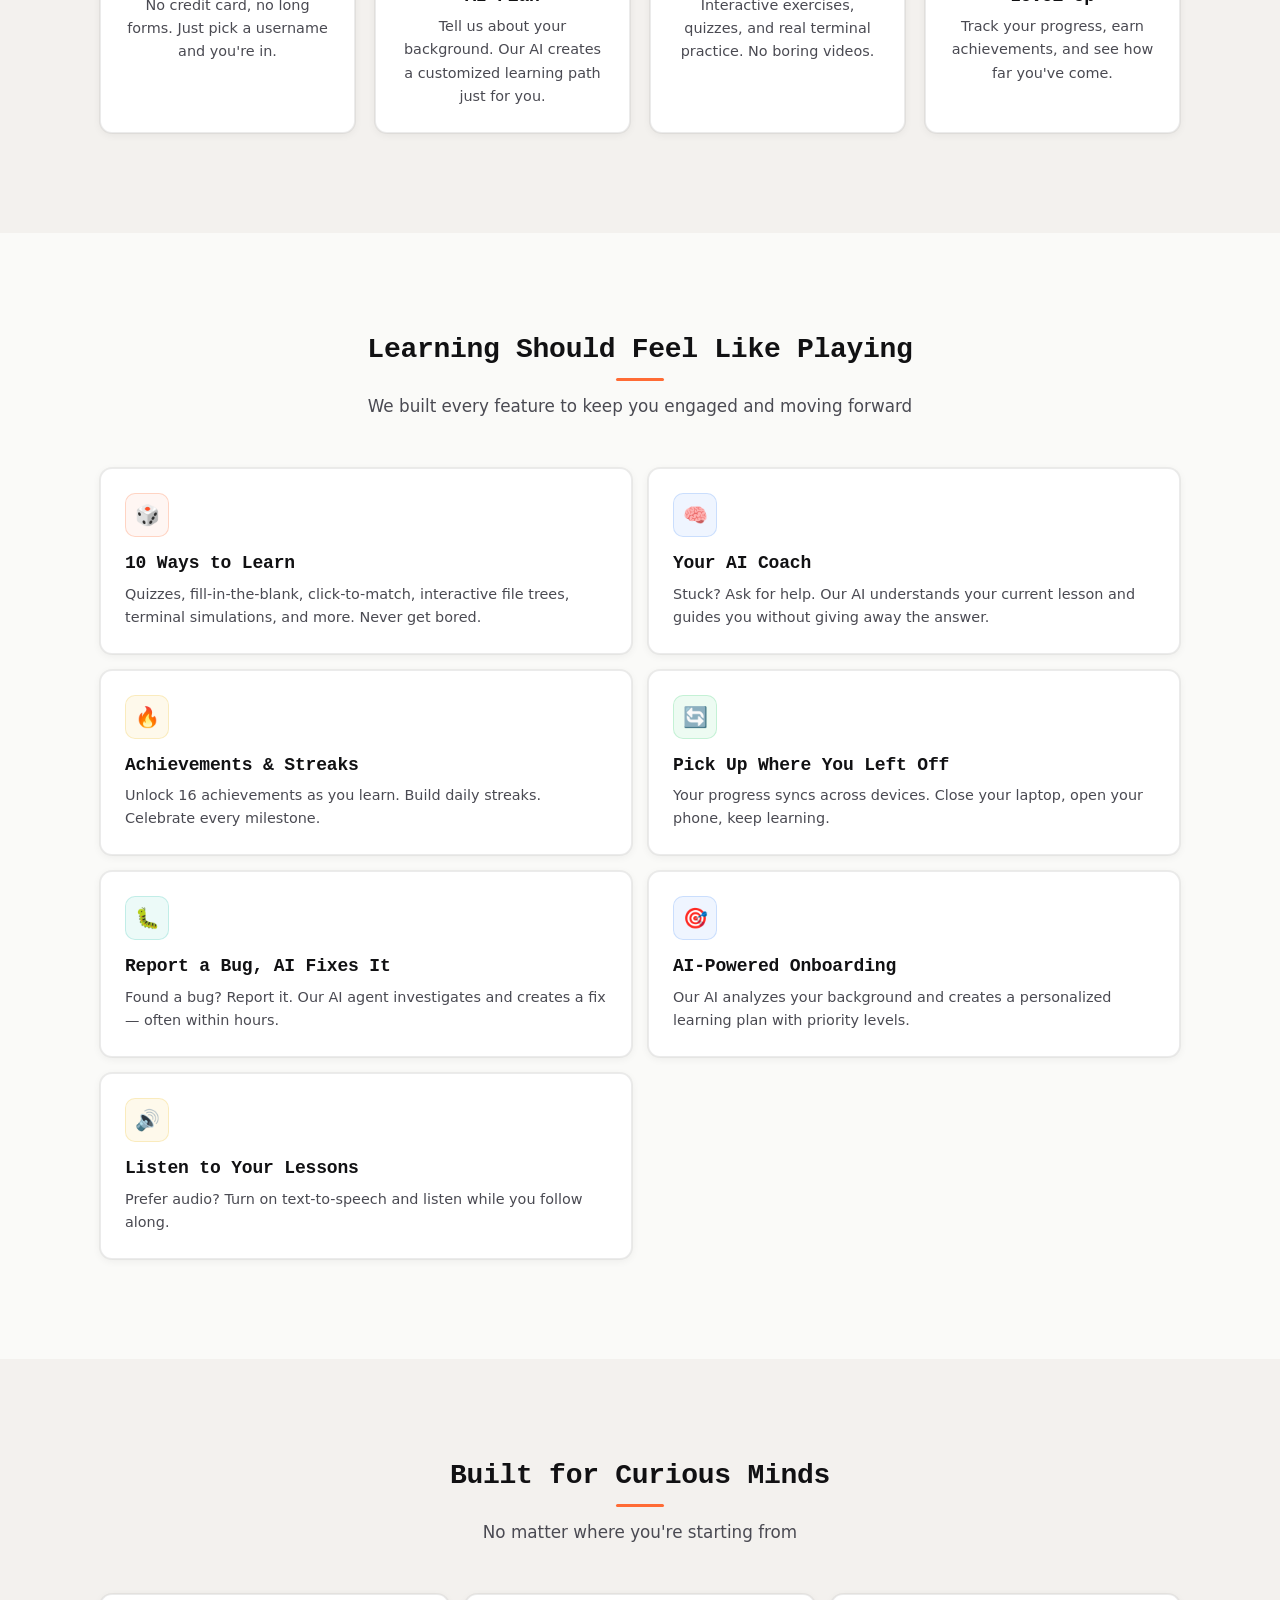
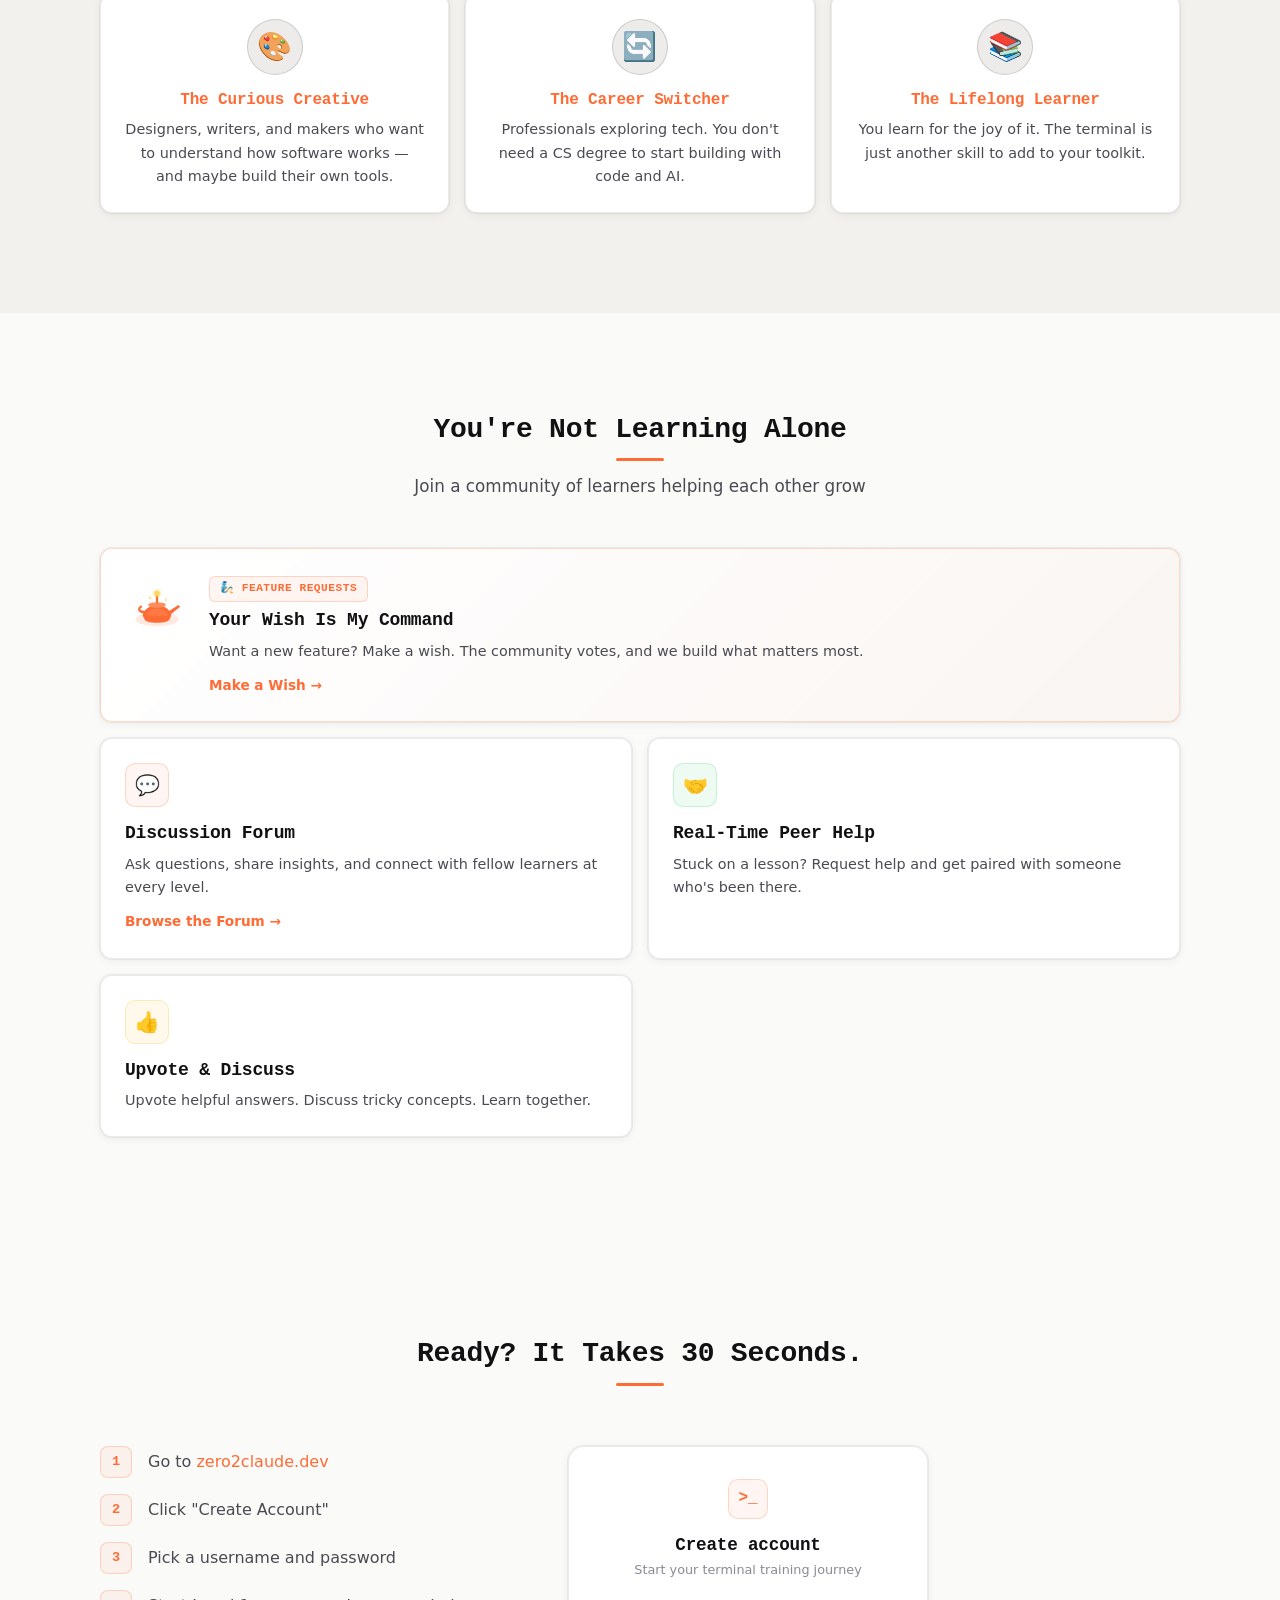
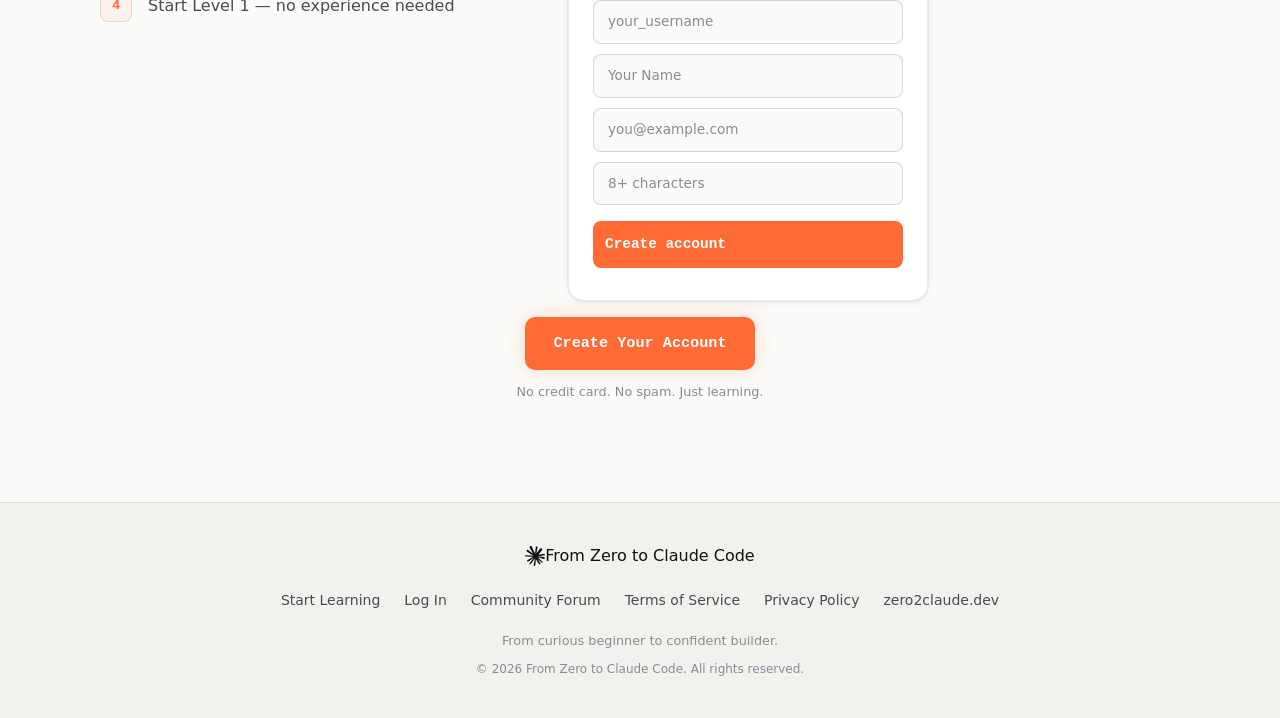
<file: constellation.html>
<!DOCTYPE html>
<html lang="en">
<head>
  <meta charset="UTF-8">
  <meta name="viewport" content="width=device-width, initial-scale=1.0">
  <title>From Zero to Claude Code — Constellation Demo</title>
  <meta name="description" content="An interactive web app teaching non-technical people the terminal. 151 bite-sized lessons across 17 levels, AI personalization, community forum, achievements. No experience needed.">
  <meta name="theme-color" content="#09090B">
  <link rel="canonical" href="https://about.zero2claude.dev">

  <!-- Open Graph -->
  <meta property="og:type" content="website">
  <meta property="og:url" content="https://about.zero2claude.dev">
  <meta property="og:title" content="From Zero to Claude Code — Learn the Command Line from Zero">
  <meta property="og:description" content="151 interactive lessons for non-technical people. AI-powered personalization, community forum, achievements, progress tracking. No experience needed.">
  <meta property="og:image" content="https://about.zero2claude.dev/social-share.png">
  <meta property="og:image:width" content="1200">
  <meta property="og:image:height" content="630">
  <meta property="og:image:alt" content="From Zero to Claude Code: 151 interactive command-line lessons with AI guidance and progress tracking.">

  <!-- Twitter -->
  <meta name="twitter:card" content="summary_large_image">
  <meta name="twitter:title" content="From Zero to Claude Code">
  <meta name="twitter:description" content="Learn the command line from zero. 151 interactive lessons for non-technical people.">
  <meta name="twitter:image" content="https://about.zero2claude.dev/social-share.png">
  <meta name="twitter:image:alt" content="From Zero to Claude Code social share image with terminal-style preview and learning highlights.">

  <!-- Alternate languages -->
  <link rel="alternate" hreflang="en" href="https://about.zero2claude.dev">
  <link rel="alternate" hreflang="es" href="https://about.zero2claude.dev?lang=es">
  <link rel="alternate" hreflang="uk" href="https://about.zero2claude.dev?lang=uk">
  <link rel="alternate" hreflang="he" href="https://about.zero2claude.dev?lang=he">
  <link rel="alternate" hreflang="ar" href="https://about.zero2claude.dev?lang=ar">
  <link rel="alternate" hreflang="ja" href="https://about.zero2claude.dev?lang=ja">
  <link rel="alternate" hreflang="x-default" href="https://about.zero2claude.dev">

  <!-- Favicon -->
  <link rel="icon" type="image/svg+xml" href="favicon.svg">

  <!-- i18n early detection -->
  <script>
  (function(){
    var A=['en','es','uk','he','ar','ja'],l=null;
    var p=new URLSearchParams(location.search).get('lang');
    if(p&&A.indexOf(p)>=0)l=p;
    if(!l){var s=localStorage.getItem('landing-lang');if(s&&A.indexOf(s)>=0)l=s;}
    if(!l){var b=(navigator.language||'').slice(0,2);if(A.indexOf(b)>=0)l=b;}
    if(!l)l='en';
    document.documentElement.lang=l;
    if(l==='he'||l==='ar')document.documentElement.dir='rtl';
  })();
  </script>

  <link rel="stylesheet" href="style.css">
</head>
<body class="i18n-loading">
<noscript><style>body.i18n-loading{visibility:visible!important}</style></noscript>

  <!-- Skip Link -->
  <a href="#main" class="skip-link" data-i18n="nav.skip">Skip to content</a>

  <!-- ========== HEADER ========== -->
  <header class="site-header">
    <div class="header-inner">
      <a href="#" class="logo" aria-label="From Zero to Claude Code — Home" data-i18n-aria="nav.logoAria">
        <svg viewBox="0 0 16 16" fill="currentColor" aria-hidden="true">
          <path d="m3.127 10.604 3.135-1.76.053-.153-.053-.085H6.11l-.525-.032-1.791-.048-1.554-.065-1.505-.08-.38-.081L0 7.832l.036-.234.32-.214.455.04 1.009.069 1.513.105 1.097.064 1.626.17h.259l.036-.105-.089-.065-.068-.064-1.566-1.062-1.695-1.121-.887-.646-.48-.327-.243-.306-.104-.67.435-.48.585.04.15.04.593.456 1.267.981 1.654 1.218.242.202.097-.068.012-.049-.109-.181-.9-1.626-.96-1.655-.428-.686-.113-.411a2 2 0 0 1-.068-.484l.496-.674L4.446 0l.662.089.279.242.411.94.666 1.48 1.033 2.014.302.597.162.553.06.17h.105v-.097l.085-1.134.157-1.392.154-1.792.052-.504.25-.605.497-.327.387.186.319.456-.045.294-.19 1.23-.37 1.93-.243 1.29h.142l.161-.16.654-.868 1.097-1.372.484-.545.565-.601.363-.287h.686l.505.751-.226.775-.707.895-.585.759-.839 1.13-.524.904.048.072.125-.012 1.897-.403 1.024-.186 1.223-.21.553.258.06.263-.218.536-1.307.323-1.533.307-2.284.54-.028.02.032.04 1.029.098.44.024h1.077l2.005.15.525.346.315.424-.053.323-.807.411-3.631-.863-.872-.218h-.12v.073l.726.71 1.331 1.202 1.667 1.55.084.383-.214.302-.226-.032-1.464-1.101-.565-.497-1.28-1.077h-.084v.113l.295.432 1.557 2.34.08.718-.112.234-.404.141-.444-.08-.911-1.28-.94-1.44-.759-1.291-.093.053-.448 4.821-.21.246-.484.186-.403-.307-.214-.496.214-.98.258-1.28.21-1.016.19-1.263.112-.42-.008-.028-.092.012-.953 1.307-1.448 1.957-1.146 1.227-.274.109-.477-.247.045-.44.266-.39 1.586-2.018.956-1.25.617-.723-.004-.105h-.036l-4.212 2.736-.75.096-.324-.302.04-.496.154-.162 1.267-.871z"/>
        </svg>
        <span data-i18n="footer.brand">From Zero to Claude Code</span>
      </a>

      <!-- Desktop Nav -->
      <nav class="desktop-nav" aria-label="Main navigation">
        <a href="#journey" data-i18n="nav.journey">Your Journey</a>
        <a href="#how-it-works" data-i18n="nav.how">How It Works</a>
        <a href="#features" data-i18n="nav.features">Why It's Fun</a>
        <a href="#community" data-i18n="nav.community">Community</a>
        <a href="#get-started" data-i18n="nav.getStarted">Get Started</a>
        <a href="https://zero2claude.dev/register" class="btn-header-cta" data-i18n="nav.startLearning">Start Learning</a>
        <button class="theme-toggle" aria-label="Toggle light/dark mode" title="Toggle theme" data-i18n-aria="nav.themeToggle">
          <svg class="icon-sun" viewBox="0 0 24 24" fill="none" stroke="currentColor" stroke-width="2" stroke-linecap="round" stroke-linejoin="round"><circle cx="12" cy="12" r="5"/><path d="M12 1v2M12 21v2M4.22 4.22l1.42 1.42M18.36 18.36l1.42 1.42M1 12h2M21 12h2M4.22 19.78l1.42-1.42M18.36 5.64l1.42-1.42"/></svg>
          <svg class="icon-moon" viewBox="0 0 24 24" fill="none" stroke="currentColor" stroke-width="2" stroke-linecap="round" stroke-linejoin="round"><path d="M21 12.79A9 9 0 1 1 11.21 3 7 7 0 0 0 21 12.79z"/></svg>
        </button>
        <div class="lang-switcher">
          <button class="lang-current" aria-haspopup="listbox" aria-expanded="false">
            <span class="lang-code">EN</span>
            <svg class="lang-chevron" viewBox="0 0 24 24" width="14" height="14" fill="none" stroke="currentColor" stroke-width="2"><path d="M6 9l6 6 6-6"/></svg>
          </button>
          <ul class="lang-options" role="listbox">
            <li role="option" data-lang="en"><span class="lang-flag">🇬🇧</span> English</li>
            <li role="option" data-lang="es"><span class="lang-flag">🇪🇸</span> Español</li>
            <li role="option" data-lang="uk"><span class="lang-flag">🇺🇦</span> Українська</li>
            <li role="option" data-lang="he"><span class="lang-flag">🇮🇱</span> עברית</li>
            <li role="option" data-lang="ar"><span class="lang-flag">🇸🇦</span> العربية</li>
            <li role="option" data-lang="ja"><span class="lang-flag">🇯🇵</span> 日本語</li>
          </ul>
        </div>
      </nav>

      <div class="header-right-mobile">
        <button class="theme-toggle" aria-label="Toggle light/dark mode" title="Toggle theme" data-i18n-aria="nav.themeToggle">
          <svg class="icon-sun" viewBox="0 0 24 24" fill="none" stroke="currentColor" stroke-width="2" stroke-linecap="round" stroke-linejoin="round"><circle cx="12" cy="12" r="5"/><path d="M12 1v2M12 21v2M4.22 4.22l1.42 1.42M18.36 18.36l1.42 1.42M1 12h2M21 12h2M4.22 19.78l1.42-1.42M18.36 5.64l1.42-1.42"/></svg>
          <svg class="icon-moon" viewBox="0 0 24 24" fill="none" stroke="currentColor" stroke-width="2" stroke-linecap="round" stroke-linejoin="round"><path d="M21 12.79A9 9 0 1 1 11.21 3 7 7 0 0 0 21 12.79z"/></svg>
        </button>
        <!-- Hamburger (mobile) -->
        <button class="hamburger" aria-label="Open menu" aria-expanded="false" aria-controls="mobile-nav" data-i18n-aria="nav.openMenu">
        <svg viewBox="0 0 24 24" fill="none" stroke="currentColor" stroke-width="2" stroke-linecap="round">
          <path d="M4 6h16M4 12h16M4 18h16"/>
        </svg>
        </button>
      </div>
    </div>
  </header>

  <!-- Mobile Nav Overlay -->
  <div class="mobile-nav" id="mobile-nav" role="dialog" aria-label="Navigation menu" data-i18n-aria="nav.navMenu">
    <button class="mobile-nav-close" aria-label="Close menu" data-i18n-aria="nav.closeMenu">
      <svg viewBox="0 0 24 24" fill="none" stroke="currentColor" stroke-width="2" stroke-linecap="round">
        <path d="M18 6L6 18M6 6l12 12"/>
      </svg>
    </button>
    <div class="mobile-lang-row">
      <button class="mobile-lang-btn" data-lang="en">EN</button>
      <button class="mobile-lang-btn" data-lang="es">ES</button>
      <button class="mobile-lang-btn" data-lang="uk">UK</button>
      <button class="mobile-lang-btn" data-lang="he">HE</button>
      <button class="mobile-lang-btn" data-lang="ar">AR</button>
      <button class="mobile-lang-btn" data-lang="ja">JA</button>
    </div>
    <a href="#journey" data-i18n="nav.journey">Your Journey</a>
    <a href="#how-it-works" data-i18n="nav.how">How It Works</a>
    <a href="#features" data-i18n="nav.features">Why It's Fun</a>
    <a href="#community" data-i18n="nav.community">Community</a>
    <a href="#get-started" data-i18n="nav.getStarted">Get Started</a>
    <a href="https://zero2claude.dev/register" class="btn-primary" data-i18n="nav.startLearning">Start Learning</a>
  </div>

  <!-- ========== MAIN ========== -->
  <main id="main">

    <!-- ===== HERO ===== -->
    <section class="hero" id="hero">
      <div class="hero-glow" aria-hidden="true"></div>
      <div class="container">
        <div class="hero-content">
          <div class="hero-icon">
            <svg viewBox="0 0 16 16" fill="currentColor" aria-hidden="true">
              <path d="m3.127 10.604 3.135-1.76.053-.153-.053-.085H6.11l-.525-.032-1.791-.048-1.554-.065-1.505-.08-.38-.081L0 7.832l.036-.234.32-.214.455.04 1.009.069 1.513.105 1.097.064 1.626.17h.259l.036-.105-.089-.065-.068-.064-1.566-1.062-1.695-1.121-.887-.646-.48-.327-.243-.306-.104-.67.435-.48.585.04.15.04.593.456 1.267.981 1.654 1.218.242.202.097-.068.012-.049-.109-.181-.9-1.626-.96-1.655-.428-.686-.113-.411a2 2 0 0 1-.068-.484l.496-.674L4.446 0l.662.089.279.242.411.94.666 1.48 1.033 2.014.302.597.162.553.06.17h.105v-.097l.085-1.134.157-1.392.154-1.792.052-.504.25-.605.497-.327.387.186.319.456-.045.294-.19 1.23-.37 1.93-.243 1.29h.142l.161-.16.654-.868 1.097-1.372.484-.545.565-.601.363-.287h.686l.505.751-.226.775-.707.895-.585.759-.839 1.13-.524.904.048.072.125-.012 1.897-.403 1.024-.186 1.223-.21.553.258.06.263-.218.536-1.307.323-1.533.307-2.284.54-.028.02.032.04 1.029.098.44.024h1.077l2.005.15.525.346.315.424-.053.323-.807.411-3.631-.863-.872-.218h-.12v.073l.726.71 1.331 1.202 1.667 1.55.084.383-.214.302-.226-.032-1.464-1.101-.565-.497-1.28-1.077h-.084v.113l.295.432 1.557 2.34.08.718-.112.234-.404.141-.444-.08-.911-1.28-.94-1.44-.759-1.291-.093.053-.448 4.821-.21.246-.484.186-.403-.307-.214-.496.214-.98.258-1.28.21-1.016.19-1.263.112-.42-.008-.028-.092.012-.953 1.307-1.448 1.957-1.146 1.227-.274.109-.477-.247.045-.44.266-.39 1.586-2.018.956-1.25.617-.723-.004-.105h-.036l-4.212 2.736-.75.096-.324-.302.04-.496.154-.162 1.267-.871z"/>
            </svg>
          </div>

          <h1 class="hero-title" data-i18n="hero.title">From Zero to Claude Code</h1>

          <p class="hero-headline" data-i18n-html="hero.headline">You don't need to be a developer.<br>You just need to be curious.</p>

          <p class="hero-subtext" data-i18n="hero.subtext">151 bite-sized interactive lessons that teach you the command line — at your own pace, with zero prior experience needed.</p>

          <ul class="hero-bullets">
            <li>
              <svg viewBox="0 0 24 24" fill="none" stroke="currentColor" stroke-width="2.5" stroke-linecap="round" stroke-linejoin="round" aria-hidden="true"><path d="M20 6L9 17l-5-5"/></svg>
              <span data-i18n="hero.bullet1">No coding background required</span>
            </li>
            <li>
              <svg viewBox="0 0 24 24" fill="none" stroke="currentColor" stroke-width="2.5" stroke-linecap="round" stroke-linejoin="round" aria-hidden="true"><path d="M20 6L9 17l-5-5"/></svg>
              <span data-i18n="hero.bullet2">Learn by doing, not watching</span>
            </li>
            <li>
              <svg viewBox="0 0 24 24" fill="none" stroke="currentColor" stroke-width="2.5" stroke-linecap="round" stroke-linejoin="round" aria-hidden="true"><path d="M20 6L9 17l-5-5"/></svg>
              <span data-i18n="hero.bullet3">AI creates a plan just for you</span>
            </li>
            <li>
              <svg viewBox="0 0 24 24" fill="none" stroke="currentColor" stroke-width="2.5" stroke-linecap="round" stroke-linejoin="round" aria-hidden="true"><path d="M20 6L9 17l-5-5"/></svg>
              <span data-i18n="hero.bullet4">Track your progress and earn achievements</span>
            </li>
          </ul>

          <div class="hero-ctas">
            <a href="https://zero2claude.dev/register" class="btn-primary" data-i18n="hero.cta.primary">Start Your Journey</a>
            <a href="https://zero2claude.dev/login" class="btn-secondary" data-i18n="hero.cta.secondary">Already learning? Welcome back</a>
          </div>

          <!-- Terminal Mockup -->
          <div class="terminal-mockup" aria-hidden="true">
            <div class="terminal-titlebar">
              <span class="terminal-dot red"></span>
              <span class="terminal-dot yellow"></span>
              <span class="terminal-dot green"></span>
            </div>
            <div class="terminal-body">
              <div class="terminal-line"><span class="terminal-prompt">$ </span><span class="terminal-command">whoami</span></div>
              <div class="terminal-line"><span class="terminal-output" data-i18n="terminal.out1">future-developer</span></div>
              <div class="terminal-line">&nbsp;</div>
              <div class="terminal-line"><span class="terminal-prompt">$ </span><span class="terminal-command">echo "I can do this"</span></div>
              <div class="terminal-line"><span class="terminal-output" data-i18n="terminal.out2">I can do this</span></div>
              <div class="terminal-line"><span class="terminal-prompt">$ </span><span class="terminal-cursor"></span></div>
            </div>
          </div>
        </div>
      </div>
    </section>

    <!-- ===== YOUR JOURNEY ===== -->
    <section id="journey">
      <div class="container">
        <div class="section-header fade-in">
          <h2 class="accent-underline" data-i18n="journey.title">Your Journey</h2>
          <p data-i18n="journey.subtitle">From "what's a file?" to building real projects with AI. 17 levels, 151 lessons — one step at a time.</p>
        </div>

        <div class="journey-grid stagger-children">

          <div class="card level-card fade-in">
            <div class="icon-box">&#x1F4BB;</div>
            <div class="level-card-content">
              <div class="level-number" data-i18n="level1.number">Level 1</div>
              <h3 data-i18n="level1.name">Computers Are Not Magic</h3>
              <p class="subtitle" data-i18n="level1.subtitle">Files, folders, paths, and what a terminal actually is</p>
              <p class="encouragement" data-i18n="level1.encouragement">Start here. We explain everything.</p>
              <span class="lesson-count" data-i18n="level1.lessons">6 bite-sized lessons</span>
            </div>
          </div>

          <div class="card level-card fade-in">
            <div class="icon-box">&#x1F4DF;</div>
            <div class="level-card-content">
              <div class="level-number" data-i18n="level2.number">Level 2</div>
              <h3 data-i18n="level2.name">Your First 30 Minutes in the Terminal</h3>
              <p class="subtitle" data-i18n="level2.subtitle">Navigate, create, and manage files like a developer</p>
              <p class="encouragement" data-i18n="level2.encouragement">Type your first command. It's easier than you think.</p>
              <span class="lesson-count" data-i18n="level2.lessons">13 bite-sized lessons</span>
            </div>
          </div>

          <div class="card level-card fade-in">
            <div class="icon-box">&#x1F4D6;</div>
            <div class="level-card-content">
              <div class="level-number" data-i18n="level3.number">Level 3</div>
              <h3 data-i18n="level3.name">Reading and Writing Files</h3>
              <p class="subtitle" data-i18n="level3.subtitle">Look inside files, search for text, and chain commands together</p>
              <p class="encouragement" data-i18n="level3.encouragement">Look inside files and search like a pro.</p>
              <span class="lesson-count" data-i18n="level3.lessons">13 bite-sized lessons</span>
            </div>
          </div>

          <div class="card level-card fade-in">
            <div class="icon-box">&#x1F500;</div>
            <div class="level-card-content">
              <div class="level-number" data-i18n="level4.number">Level 4</div>
              <h3 data-i18n="level4.name">Your Code Has a History</h3>
              <p class="subtitle" data-i18n="level4.subtitle">Git and GitHub — never lose your work again</p>
              <p class="encouragement" data-i18n="level4.encouragement">Never lose your work again with Git.</p>
              <span class="lesson-count" data-i18n="level4.lessons">17 bite-sized lessons</span>
            </div>
          </div>

          <div class="card level-card fade-in">
            <div class="icon-box">&#x2601;&#xFE0F;</div>
            <div class="level-card-content">
              <div class="level-number" data-i18n="level5.number">Level 5</div>
              <h3 data-i18n="level5.name">How Software Actually Works</h3>
              <p class="subtitle" data-i18n="level5.subtitle">Client, server, APIs, databases, and the cloud — demystified</p>
              <p class="encouragement" data-i18n="level5.encouragement">Finally understand APIs, servers, and the cloud.</p>
              <span class="lesson-count" data-i18n="level5.lessons">14 bite-sized lessons</span>
            </div>
          </div>

          <div class="card level-card fade-in">
            <div class="icon-box">&#x1F4E1;</div>
            <div class="level-card-content">
              <div class="level-number" data-i18n="level6.number">Level 6</div>
              <h3 data-i18n="level6.name">Talk to the Internet</h3>
              <p class="subtitle" data-i18n="level6.subtitle">Make real HTTP requests, call real APIs, read real data</p>
              <p class="encouragement" data-i18n="level6.encouragement">Make real requests to real websites.</p>
              <span class="lesson-count" data-i18n="level6.lessons">12 bite-sized lessons</span>
            </div>
          </div>

          <div class="card level-card fade-in">
            <div class="icon-box">&#x1F528;</div>
            <div class="level-card-content">
              <div class="level-number" data-i18n="level7.number">Level 7</div>
              <h3 data-i18n="level7.name">Building With Real Tools</h3>
              <p class="subtitle" data-i18n="level7.subtitle">Install Node.js, run code, build a real server</p>
              <p class="encouragement" data-i18n="level7.encouragement">Install Node.js and build a real server.</p>
              <span class="lesson-count" data-i18n="level7.lessons">15 bite-sized lessons</span>
            </div>
          </div>

          <div class="card level-card fade-in">
            <div class="icon-box">&#x1F916;</div>
            <div class="level-card-content">
              <div class="level-number" data-i18n="level8.number">Level 8</div>
              <h3 data-i18n="level8.name">Claude Code — Your AI Pair Programmer</h3>
              <p class="subtitle" data-i18n="level8.subtitle">Build real projects by describing what you want</p>
              <p class="encouragement" data-i18n="level8.encouragement">Describe what you want. AI builds it.</p>
              <span class="lesson-count" data-i18n="level8.lessons">15 bite-sized lessons</span>
            </div>
          </div>

          <div class="card level-card fade-in">
            <div class="icon-box">&#x2699;&#xFE0F;</div>
            <div class="level-card-content">
              <div class="level-number" data-i18n="level9.number">Level 9</div>
              <h3 data-i18n="level9.name">Claude Skills — Teach Claude Your Workflow</h3>
              <p class="subtitle" data-i18n="level9.subtitle">Custom slash commands and SKILL.md files</p>
              <p class="encouragement" data-i18n="level9.encouragement">Make Claude work the way you work.</p>
              <span class="lesson-count" data-i18n="level9.lessons">5 bite-sized lessons</span>
            </div>
          </div>

          <div class="card level-card fade-in">
            <div class="icon-box">&#x1F50C;</div>
            <div class="level-card-content">
              <div class="level-number" data-i18n="level10.number">Level 10</div>
              <h3 data-i18n="level10.name">MCP — Connect Claude to Everything</h3>
              <p class="subtitle" data-i18n="level10.subtitle">MCP servers, transports, and Tool Search</p>
              <p class="encouragement" data-i18n="level10.encouragement">Give Claude access to your tools and data.</p>
              <span class="lesson-count" data-i18n="level10.lessons">5 bite-sized lessons</span>
            </div>
          </div>

          <div class="card level-card fade-in">
            <div class="icon-box">&#x1F4CB;</div>
            <div class="level-card-content">
              <div class="level-number" data-i18n="level11.number">Level 11</div>
              <h3 data-i18n="level11.name">Context Is Everything</h3>
              <p class="subtitle" data-i18n="level11.subtitle">CLAUDE.md, memory, sessions, specs, and handoffs</p>
              <p class="encouragement" data-i18n="level11.encouragement">Help Claude understand your project deeply.</p>
              <span class="lesson-count" data-i18n="level11.lessons">5 bite-sized lessons</span>
            </div>
          </div>

          <div class="card level-card fade-in">
            <div class="icon-box">&#x26A1;</div>
            <div class="level-card-content">
              <div class="level-number" data-i18n="level12.number">Level 12</div>
              <h3 data-i18n="level12.name">Claude Code Advanced</h3>
              <p class="subtitle" data-i18n="level12.subtitle">Subagents, worktrees, hooks, headless mode, and cost</p>
              <p class="encouragement" data-i18n="level12.encouragement">Unlock Claude's most powerful features.</p>
              <span class="lesson-count" data-i18n="level12.lessons">5 bite-sized lessons</span>
            </div>
          </div>

          <div class="card level-card fade-in">
            <div class="icon-box">&#x1F680;</div>
            <div class="level-card-content">
              <div class="level-number" data-i18n="level13.number">Level 13</div>
              <h3 data-i18n="level13.name">Junior Developer Patterns</h3>
              <p class="subtitle" data-i18n="level13.subtitle">Debug, deploy, and work like a professional</p>
              <p class="encouragement" data-i18n="level13.encouragement">Debug, deploy, and think like a professional.</p>
              <span class="lesson-count" data-i18n="level13.lessons">12 bite-sized lessons</span>
            </div>
          </div>

          <div class="card level-card fade-in">
            <div class="icon-box">&#x1F3AE;</div>
            <div class="level-card-content">
              <div class="level-number" data-i18n="level14.number">Level 14</div>
              <h3 data-i18n="level14.name">The Project — Build a Real Game</h3>
              <p class="subtitle" data-i18n="level14.subtitle">Build and deploy a real-time multiplayer tic-tac-toe game</p>
              <p class="encouragement" data-i18n="level14.encouragement">Everything comes together. Ship a real multiplayer game.</p>
              <span class="lesson-count" data-i18n="level14.lessons">10 bite-sized lessons</span>
            </div>
          </div>

          <div class="card level-card fade-in">
            <div class="icon-box">&#x1F9BE;</div>
            <div class="level-card-content">
              <div class="level-number" data-i18n="level15.number">Level 15 · ✦ Experts Zone</div>
              <h3 data-i18n="level15.name">Claude Agents</h3>
              <p class="subtitle" data-i18n="level15.subtitle">Custom subagents that own a job, run in their own context, and report back</p>
              <p class="encouragement" data-i18n="level15.encouragement">Build a bench of specialists Claude delegates to.</p>
              <span class="lesson-count" data-i18n="level15.lessons">1 bite-sized lesson</span>
            </div>
          </div>

          <div class="card level-card fade-in">
            <div class="icon-box">&#x1F4F1;</div>
            <div class="level-card-content">
              <div class="level-number" data-i18n="level16.number">Level 16 · ✦ Experts Zone</div>
              <h3 data-i18n="level16.name">Claude Code from Mobile</h3>
              <p class="subtitle" data-i18n="level16.subtitle">Drive a Claude Code session from your phone — remote or in the cloud</p>
              <p class="encouragement" data-i18n="level16.encouragement">Kick off and check on work from anywhere.</p>
              <span class="lesson-count" data-i18n="level16.lessons">1 bite-sized lesson</span>
            </div>
          </div>

          <div class="card level-card fade-in">
            <div class="icon-box">&#x1F680;</div>
            <div class="level-card-content">
              <div class="level-number" data-i18n="level17.number">Level 17 · ✦ Experts Zone</div>
              <h3 data-i18n="level17.name">Opus 4.8 &amp; Workflows</h3>
              <p class="subtitle" data-i18n="level17.subtitle">Pick the strongest engine, then orchestrate many agents at once</p>
              <p class="encouragement" data-i18n="level17.encouragement">Command a whole fleet of agents.</p>
              <span class="lesson-count" data-i18n="level17.lessons">1 bite-sized lesson</span>
            </div>
          </div>

        </div>
      </div>
    </section>

    <!-- ===== HOW IT WORKS ===== -->
    <section id="how-it-works" style="background: var(--bg-secondary);">
      <div class="container">
        <div class="section-header fade-in">
          <h2 class="accent-underline" data-i18n="how.title">How It Works</h2>
          <p data-i18n="how.subtitle">No installations. No setup. Just open your browser and go.</p>
        </div>

        <div class="steps-grid stagger-children">

          <div class="card step-card fade-in">
            <div class="step-icon">&#x1F44B;</div>
            <div class="step-number">1</div>
            <h3 data-i18n="step1.title">Sign Up in Seconds</h3>
            <p data-i18n="step1.text">Pick a username, set a password, and you're in. No credit card, no catches.</p>
          </div>

          <div class="card step-card fade-in">
            <div class="step-icon">&#x2728;</div>
            <div class="step-number">2</div>
            <h3 data-i18n="step2.title">Get Your Personal AI Plan</h3>
            <p data-i18n="step2.text">Tell us a bit about yourself — are you a designer? A student? Just curious? Our AI builds a learning path made for you.</p>
          </div>

          <div class="card step-card fade-in">
            <div class="step-icon">&#x1F3AE;</div>
            <div class="step-number">3</div>
            <h3 data-i18n="step3.title">Learn by Playing</h3>
            <p data-i18n="step3.text">Each lesson is a mini challenge. Type commands, match answers, explore file trees, solve puzzles. It feels more like a game than a class.</p>
          </div>

          <div class="card step-card fade-in">
            <div class="step-icon">&#x1F3C6;</div>
            <div class="step-number">4</div>
            <h3 data-i18n="step4.title">Watch Yourself Level Up</h3>
            <p data-i18n="step4.text">Earn achievements, build streaks, unlock levels. Your dashboard shows how far you've come.</p>
          </div>

        </div>
      </div>
    </section>

    <!-- ===== WHY IT'S FUN ===== -->
    <section id="features">
      <div class="container">
        <div class="section-header fade-in">
          <h2 class="accent-underline" data-i18n="features.title">Learning Should Feel Like Playing</h2>
          <p data-i18n="features.subtitle">Interactive activities, AI guidance, and a reward system that keeps you coming back.</p>
        </div>

        <div class="features-grid stagger-children">

          <div class="card feature-card fade-in">
            <div class="icon-box">&#x1F3B2;</div>
            <h3 data-i18n="feature1.title">10 Ways to Learn</h3>
            <p data-i18n="feature1.text">Quizzes, fill-in-the-blanks, terminal simulators, file tree puzzles, drag-and-match — every lesson keeps you engaged with something new.</p>
          </div>

          <div class="card feature-card fade-in">
            <div class="icon-box blue">&#x1F9E0;</div>
            <h3 data-i18n="feature2.title">Your AI Coach</h3>
            <p data-i18n="feature2.text">Not sure where to start? Tell the AI about your goals, and it highlights exactly which lessons matter most for you. Like having a personal tutor.</p>
          </div>

          <div class="card feature-card fade-in">
            <div class="icon-box yellow">&#x1F525;</div>
            <h3 data-i18n="feature3.title">Achievements &amp; Streaks</h3>
            <p data-i18n="feature3.text">Complete lessons to earn badges. Keep your streak alive. Unlock all 16 achievements. See that trophy count grow on your dashboard.</p>
          </div>

          <div class="card feature-card fade-in">
            <div class="icon-box green">&#x1F504;</div>
            <h3 data-i18n="feature4.title">Pick Up Where You Left Off</h3>
            <p data-i18n="feature4.text">Close your laptop, come back tomorrow — the app remembers exactly where you were. Even suggests what to review next.</p>
          </div>

          <div class="card feature-card fade-in">
            <div class="icon-box teal">&#x1F41B;</div>
            <h3 data-i18n="feature5.title">Report a Bug, AI Fixes It</h3>
            <p data-i18n="feature5.text">Found something broken? Report it right from the lesson. An AI agent picks it up, investigates, and opens a fix — automatically.</p>
          </div>

          <div class="card feature-card fade-in">
            <div class="icon-box blue">&#x1F3AF;</div>
            <h3 data-i18n="feature6.title">AI-Powered Onboarding</h3>
            <p data-i18n="feature6.text">Tell us about yourself — your background, goals, and experience. AI builds a personalized learning plan that highlights exactly what to focus on.</p>
          </div>

          <div class="card feature-card fade-in">
            <div class="icon-box yellow">&#x1F50A;</div>
            <h3 data-i18n="feature7.title">Listen to Your Lessons</h3>
            <p data-i18n="feature7.text">Prefer listening over reading? Tap the listen button and every lesson reads itself aloud — perfect for multitasking or accessibility.</p>
          </div>

        </div>
      </div>
    </section>

    <!-- ===== WHO IT'S FOR ===== -->
    <section style="background: var(--bg-secondary);">
      <div class="container">
        <div class="section-header fade-in">
          <h2 class="accent-underline" data-i18n="personas.title">Built for People Who've Never Opened a Terminal</h2>
          <p data-i18n="personas.subtitle">No matter where you're starting from, there's a place for you here.</p>
        </div>

        <div class="persona-grid stagger-children">

          <div class="card persona-card fade-in">
            <div class="persona-avatar">&#x1F3A8;</div>
            <h3 data-i18n="persona1.title">The Curious Creative</h3>
            <p data-i18n="persona1.text">You're a designer, marketer, or writer who keeps hearing about "the terminal" and wants to finally get it.</p>
          </div>

          <div class="card persona-card fade-in">
            <div class="persona-avatar">&#x1F504;</div>
            <h3 data-i18n="persona2.title">The Career Switcher</h3>
            <p data-i18n="persona2.text">You're exploring tech careers and need foundational skills before bootcamps or courses.</p>
          </div>

          <div class="card persona-card fade-in">
            <div class="persona-avatar">&#x1F4DA;</div>
            <h3 data-i18n="persona3.title">The Lifelong Learner</h3>
            <p data-i18n="persona3.text">You just like understanding how things work. Computers shouldn't feel like black boxes.</p>
          </div>

        </div>
      </div>
    </section>

    <!-- ===== COMMUNITY ===== -->
    <section id="community">
      <div class="container">
        <div class="section-header fade-in">
          <h2 class="accent-underline" data-i18n="community.title">You're Not Learning Alone</h2>
          <p data-i18n="community.subtitle">A community of 80,000+ students asking questions, sharing projects, and shaping the platform together.</p>
        </div>

        <div class="community-grid stagger-children">

          <!-- Genie / Feature Requests — hero card -->
          <div class="card community-card community-hero-card fade-in">
            <div class="community-card-inner">
              <svg class="genie-lamp" viewBox="0 0 72 72" fill="none" aria-hidden="true">
                <ellipse cx="36" cy="52" rx="24" ry="8" fill="#FF6B35" opacity="0.15"/>
                <path d="M20 48 C20 42, 28 36, 36 36 C44 36, 52 42, 52 48 L50 52 C50 54, 44 56, 36 56 C28 56, 22 54, 22 52 Z" fill="#FF6B35"/>
                <path d="M24 48 C24 44, 30 40, 36 40 C42 40, 48 44, 48 48" fill="#FF8F5E" opacity="0.4"/>
                <path d="M48 44 L60 36 L62 38 L52 46" fill="#FF6B35"/>
                <ellipse cx="36" cy="36" rx="10" ry="3" fill="#FF8F5E"/>
                <path d="M36 33 L36 26" stroke="#FF6B35" stroke-width="2.5" stroke-linecap="round"/>
                <circle cx="36" cy="23" r="3" fill="#FCD34D" opacity="0.9"/>
                <circle cx="36" cy="23" r="5" fill="#FCD34D" opacity="0.3"/>
                <circle cx="28" cy="28" r="1.5" fill="#FCD34D" opacity="0.6"/>
                <circle cx="46" cy="30" r="1.5" fill="#FCD34D" opacity="0.5"/>
                <path d="M22 44 C16 44, 14 40, 18 38" stroke="#FF6B35" stroke-width="2.5" stroke-linecap="round" fill="none"/>
              </svg>
              <div>
                <span class="community-tag" data-i18n-html="community.tag">&#x1F9DE; Feature Requests</span>
                <h3 data-i18n="community.genie.title">Your Wish Is My Command</h3>
                <p data-i18n="community.genie.text">Wish for a feature and the community votes. Top wishes get built. You don't just use this platform — you shape it.</p>
                <a href="https://zero2claude.dev/forum" class="community-link" data-i18n-html="community.genie.link">Make a Wish &rarr;</a>
              </div>
            </div>
          </div>

          <!-- Forum -->
          <div class="card community-card fade-in">
            <div class="icon-box">&#x1F4AC;</div>
            <h3 data-i18n="community.forum.title">Discussion Forum</h3>
            <p data-i18n="community.forum.text">Ask questions, share what you've built, and help fellow students. Topics organized by lesson, level, and category.</p>
            <a href="https://zero2claude.dev/forum" class="community-link" data-i18n-html="community.forum.link">Browse the Forum &rarr;</a>
          </div>

          <!-- Peer Help -->
          <div class="card community-card fade-in">
            <div class="icon-box green">&#x1F91D;</div>
            <h3 data-i18n="community.help.title">Real-Time Peer Help</h3>
            <p data-i18n="community.help.text">Stuck on a lesson? Request help and a fellow student can jump in to assist — live, in real time.</p>
          </div>

          <!-- Voting -->
          <div class="card community-card fade-in">
            <div class="icon-box yellow">&#x1F44D;</div>
            <h3 data-i18n-html="community.vote.title">Upvote &amp; Discuss</h3>
            <p data-i18n="community.vote.text">Every thread and reply can be upvoted. The best answers and ideas rise to the top, powered by the community.</p>
          </div>

        </div>
      </div>
    </section>

    <!-- ===== GETTING STARTED ===== -->
    <section id="get-started">
      <div class="container">
        <div class="section-header fade-in">
          <h2 class="accent-underline" data-i18n="getStarted.title">Ready? It Takes 30 Seconds.</h2>
        </div>

        <div class="getting-started-content">

          <ol class="signup-steps fade-in">
            <li>
              <span class="step-num">1</span>
              <span data-i18n-html="getStarted.step1">Go to <a href="https://zero2claude.dev">zero2claude.dev</a></span>
            </li>
            <li>
              <span class="step-num">2</span>
              <span data-i18n="getStarted.step2">Click "Create Account"</span>
            </li>
            <li>
              <span class="step-num">3</span>
              <span data-i18n="getStarted.step3">Pick a username and password</span>
            </li>
            <li>
              <span class="step-num">4</span>
              <span data-i18n="getStarted.step4">Start Level 1 — no experience needed</span>
            </li>
          </ol>

          <!-- Form Mockup -->
          <div class="form-mockup fade-in" aria-hidden="true">
            <div class="form-mockup-icon">&gt;_</div>
            <h3 data-i18n="getStarted.formTitle">Create account</h3>
            <p class="form-sub" data-i18n="getStarted.formSub">Start your terminal training journey</p>
            <div class="mock-input" data-i18n="getStarted.input1">your_username</div>
            <div class="mock-input" data-i18n="getStarted.input2">Your Name</div>
            <div class="mock-input" data-i18n="getStarted.input3">you@example.com</div>
            <div class="mock-input" data-i18n="getStarted.input4">8+ characters</div>
            <div class="mock-btn" data-i18n="getStarted.formBtn">Create account</div>
          </div>

        </div>

        <div class="getting-started-cta fade-in">
          <a href="https://zero2claude.dev/register" class="btn-primary" data-i18n="getStarted.cta">Create Your Account</a>
          <small class="reassurance" data-i18n="getStarted.reassurance">No credit card. No spam. Just learning.</small>
        </div>
      </div>
    </section>

  </main>

  <!-- ========== FOOTER ========== -->
  <footer class="site-footer">
    <div class="footer-logo">
      <svg viewBox="0 0 16 16" fill="currentColor" aria-hidden="true" width="20" height="20">
        <path d="m3.127 10.604 3.135-1.76.053-.153-.053-.085H6.11l-.525-.032-1.791-.048-1.554-.065-1.505-.08-.38-.081L0 7.832l.036-.234.32-.214.455.04 1.009.069 1.513.105 1.097.064 1.626.17h.259l.036-.105-.089-.065-.068-.064-1.566-1.062-1.695-1.121-.887-.646-.48-.327-.243-.306-.104-.67.435-.48.585.04.15.04.593.456 1.267.981 1.654 1.218.242.202.097-.068.012-.049-.109-.181-.9-1.626-.96-1.655-.428-.686-.113-.411a2 2 0 0 1-.068-.484l.496-.674L4.446 0l.662.089.279.242.411.94.666 1.48 1.033 2.014.302.597.162.553.06.17h.105v-.097l.085-1.134.157-1.392.154-1.792.052-.504.25-.605.497-.327.387.186.319.456-.045.294-.19 1.23-.37 1.93-.243 1.29h.142l.161-.16.654-.868 1.097-1.372.484-.545.565-.601.363-.287h.686l.505.751-.226.775-.707.895-.585.759-.839 1.13-.524.904.048.072.125-.012 1.897-.403 1.024-.186 1.223-.21.553.258.06.263-.218.536-1.307.323-1.533.307-2.284.54-.028.02.032.04 1.029.098.44.024h1.077l2.005.15.525.346.315.424-.053.323-.807.411-3.631-.863-.872-.218h-.12v.073l.726.71 1.331 1.202 1.667 1.55.084.383-.214.302-.226-.032-1.464-1.101-.565-.497-1.28-1.077h-.084v.113l.295.432 1.557 2.34.08.718-.112.234-.404.141-.444-.08-.911-1.28-.94-1.44-.759-1.291-.093.053-.448 4.821-.21.246-.484.186-.403-.307-.214-.496.214-.98.258-1.28.21-1.016.19-1.263.112-.42-.008-.028-.092.012-.953 1.307-1.448 1.957-1.146 1.227-.274.109-.477-.247.045-.44.266-.39 1.586-2.018.956-1.25.617-.723-.004-.105h-.036l-4.212 2.736-.75.096-.324-.302.04-.496.154-.162 1.267-.871z"/>
      </svg>
      <span data-i18n="footer.brand">From Zero to Claude Code</span>
    </div>

    <div class="footer-links">
      <a href="https://zero2claude.dev/register" data-i18n="footer.startLearning">Start Learning</a>
      <a href="https://zero2claude.dev/login" data-i18n="footer.logIn">Log In</a>
      <a href="https://zero2claude.dev/forum" data-i18n="footer.forum">Community Forum</a>
      <a href="https://zero2claude.dev/terms" data-i18n="footer.terms">Terms of Service</a>
      <a href="https://zero2claude.dev/privacy" data-i18n="footer.privacy">Privacy Policy</a>
      <a href="https://zero2claude.dev">zero2claude.dev</a>
    </div>

    <p class="footer-tagline" data-i18n="footer.tagline">Built with care for people starting from zero.</p>
    <p class="footer-copy" data-i18n-html="footer.copy">&copy; 2026 From Zero to Claude Code</p>
  </footer>

  <script src="i18n.js"></script>
  <script src="script.js"></script>
  <script src="command-constellation.js"></script>
</body>
</html>
</file>
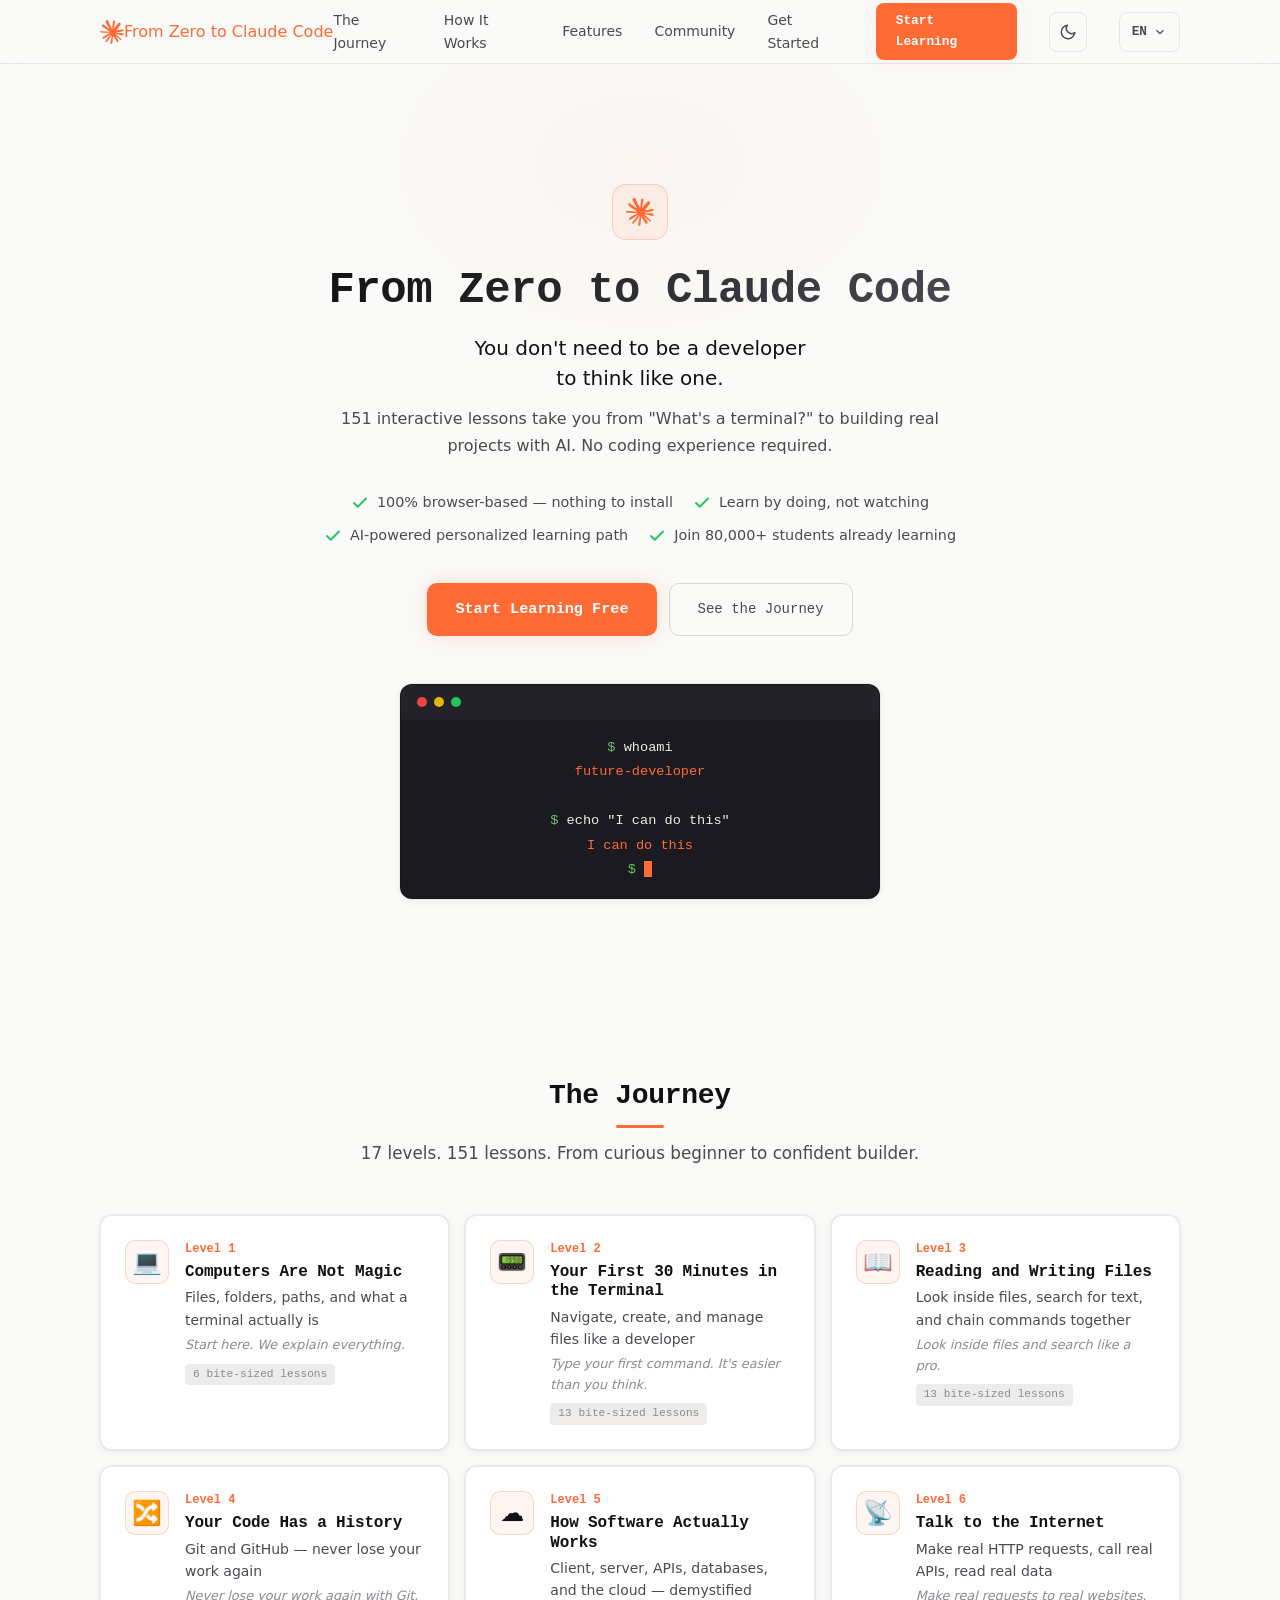
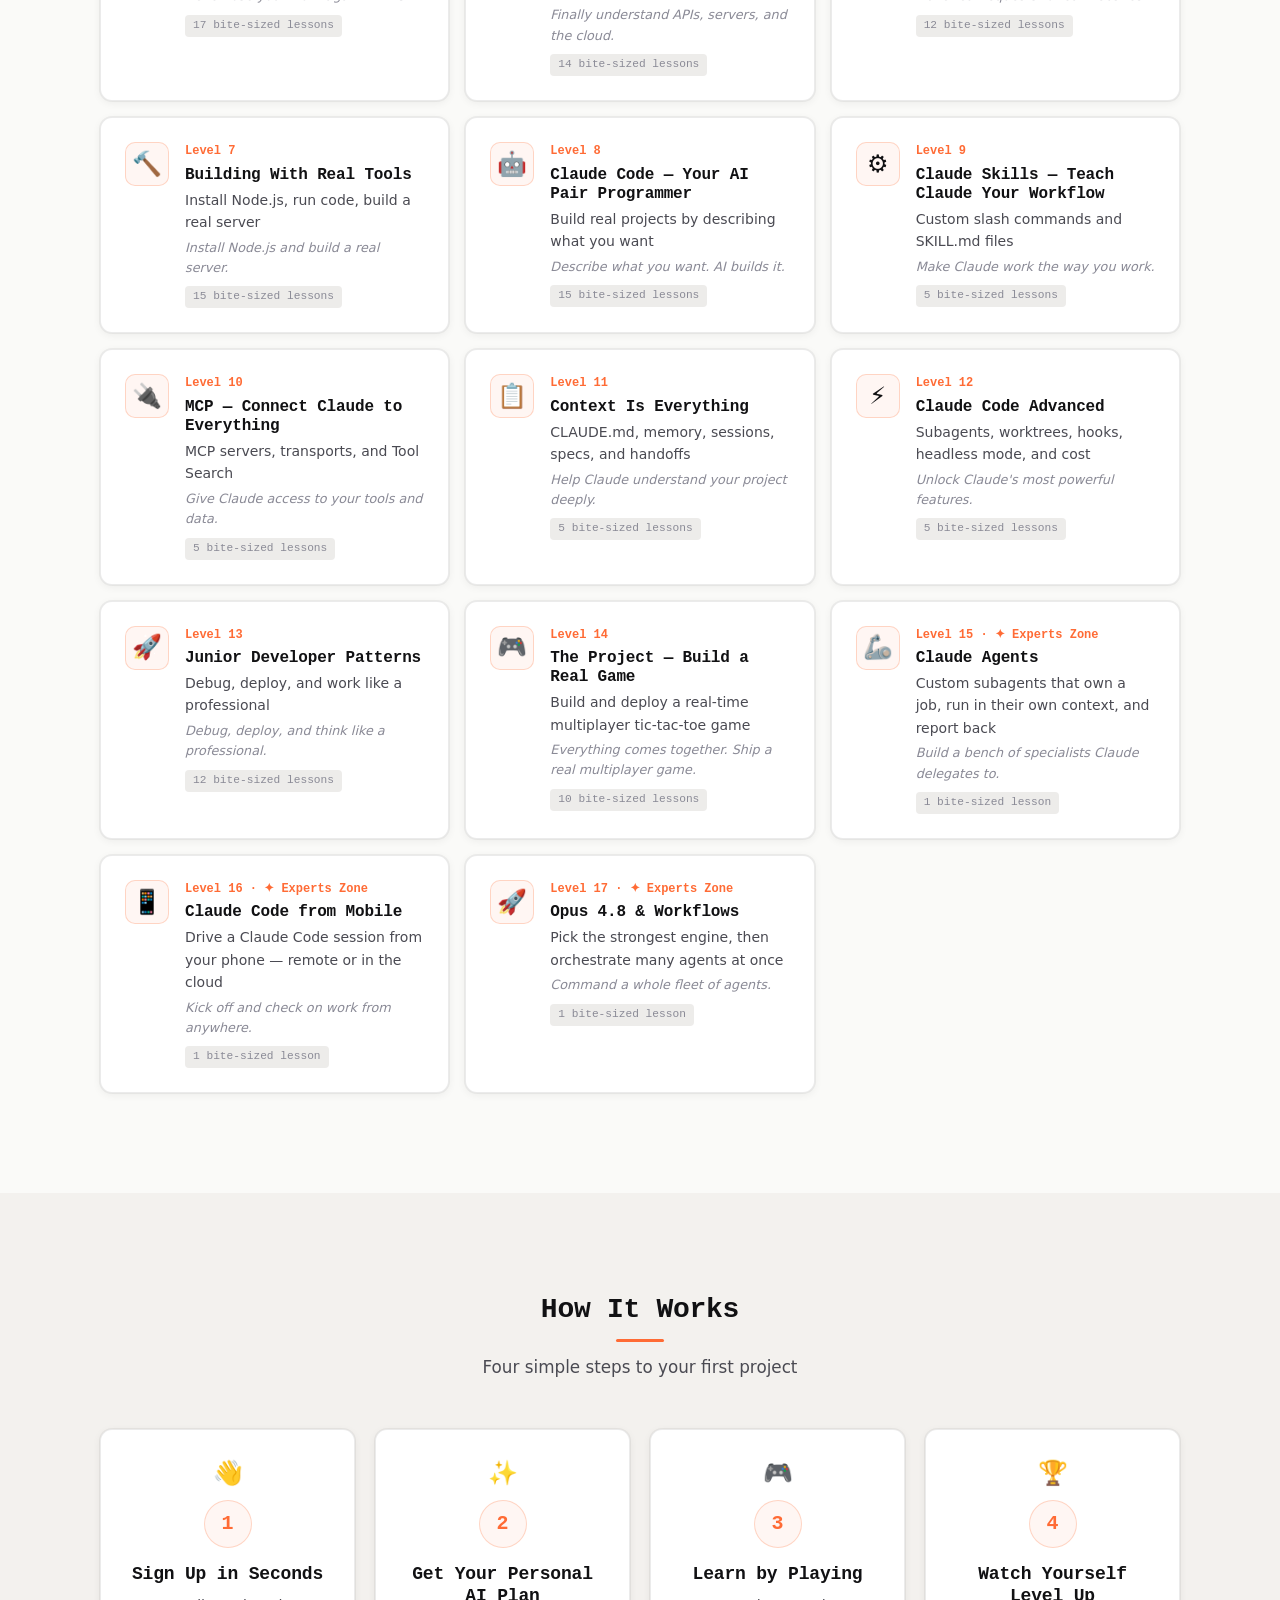
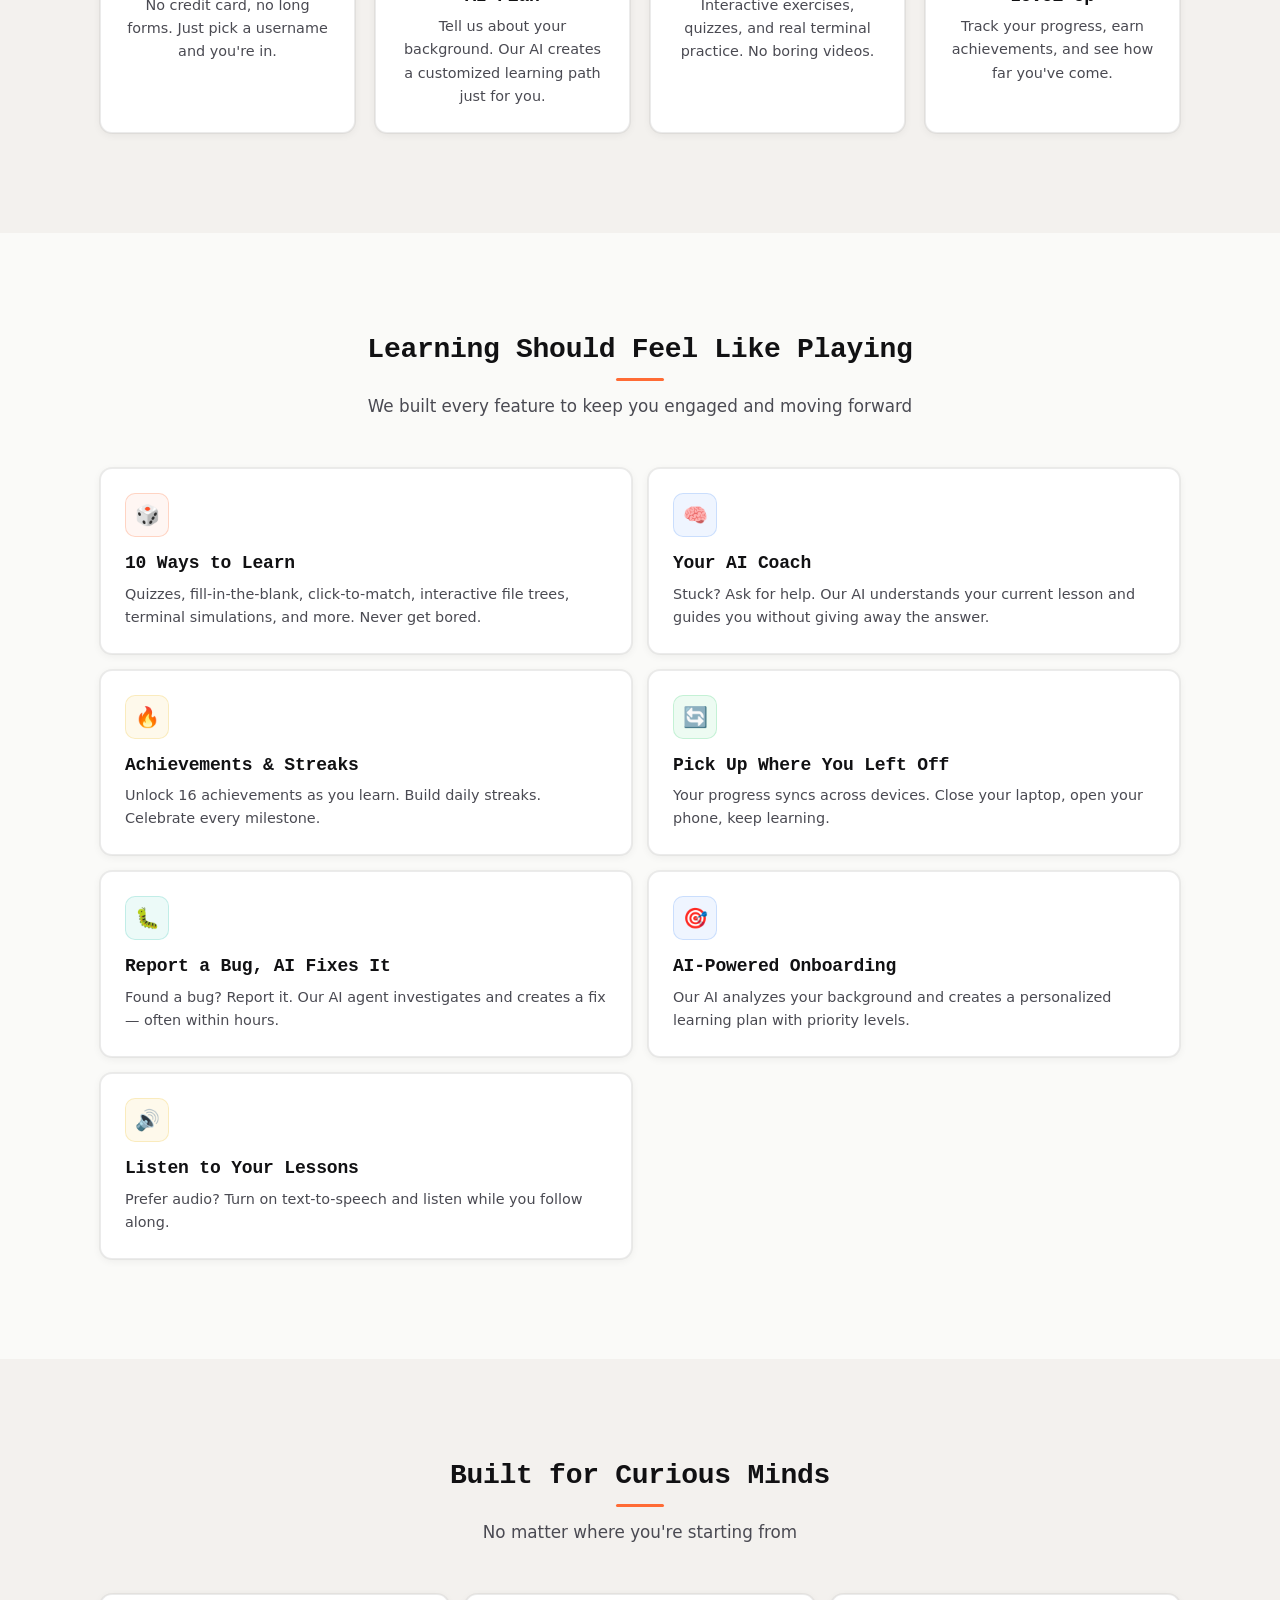
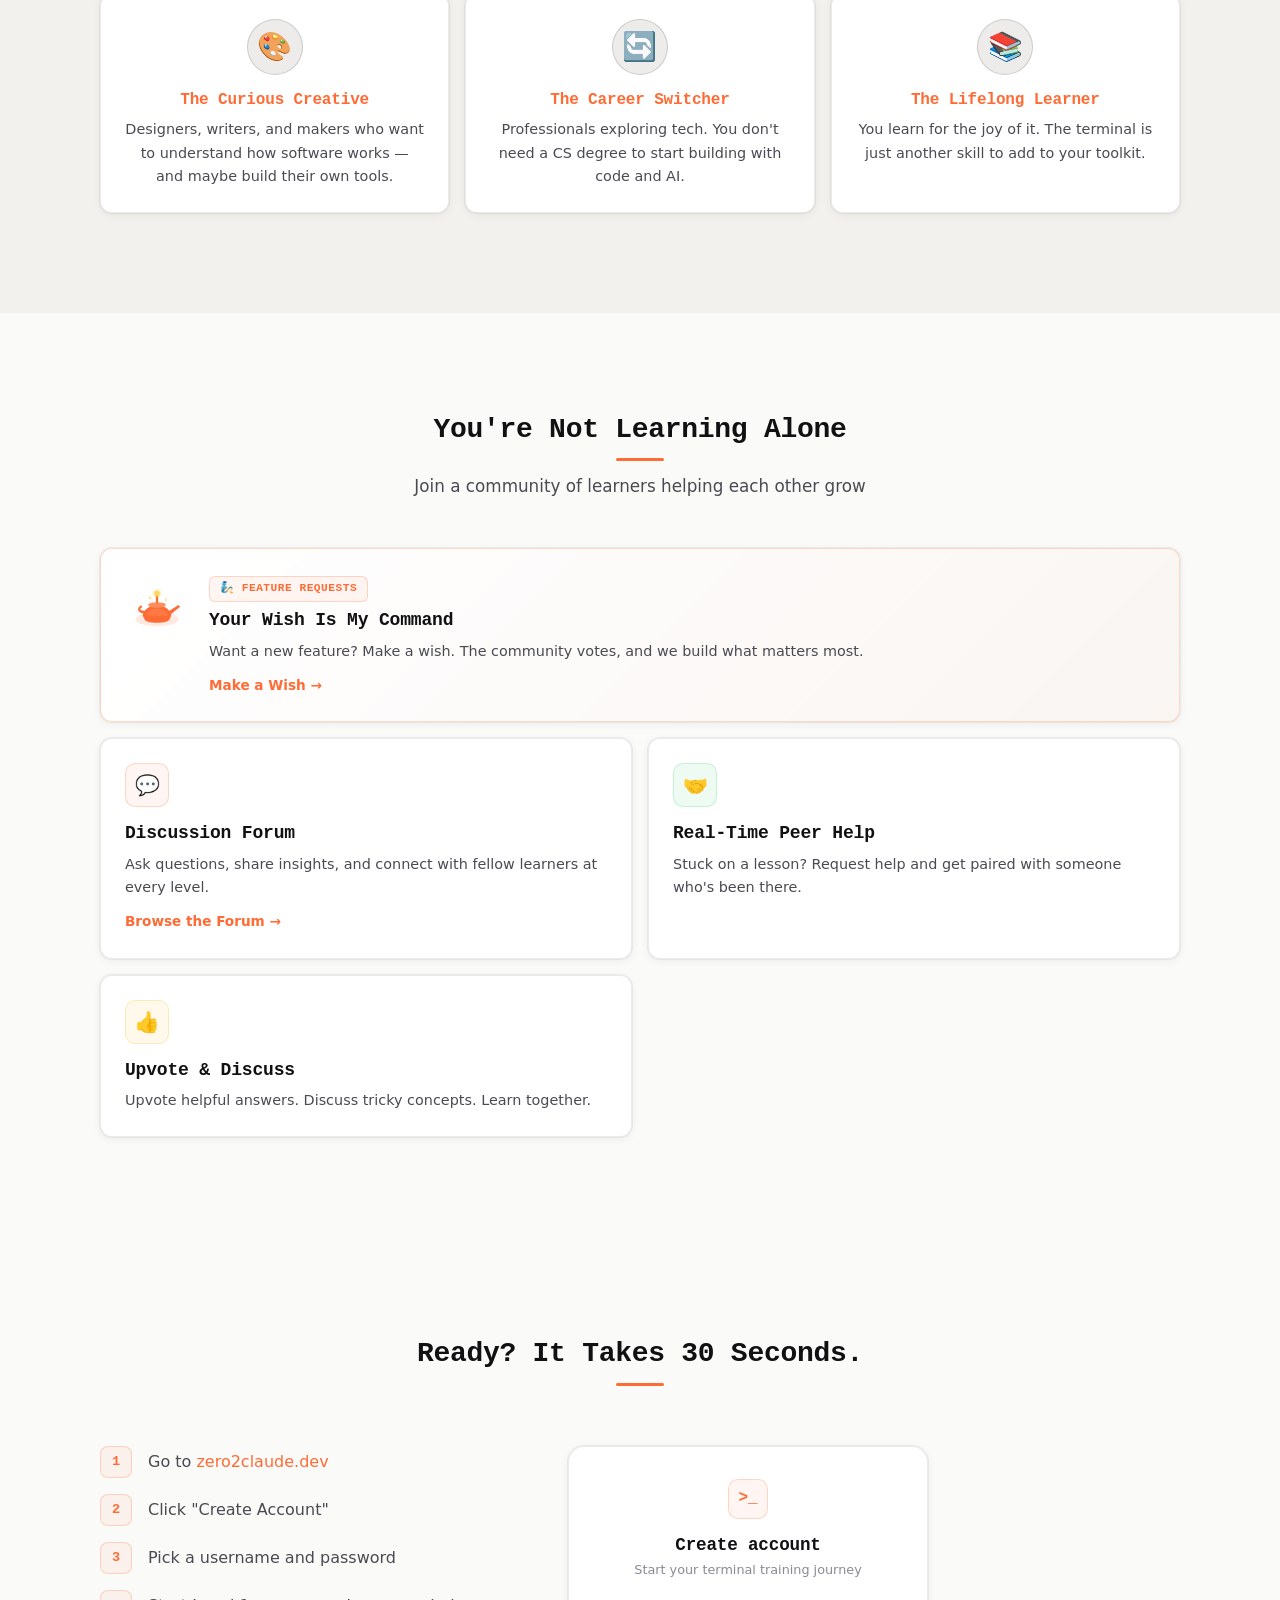
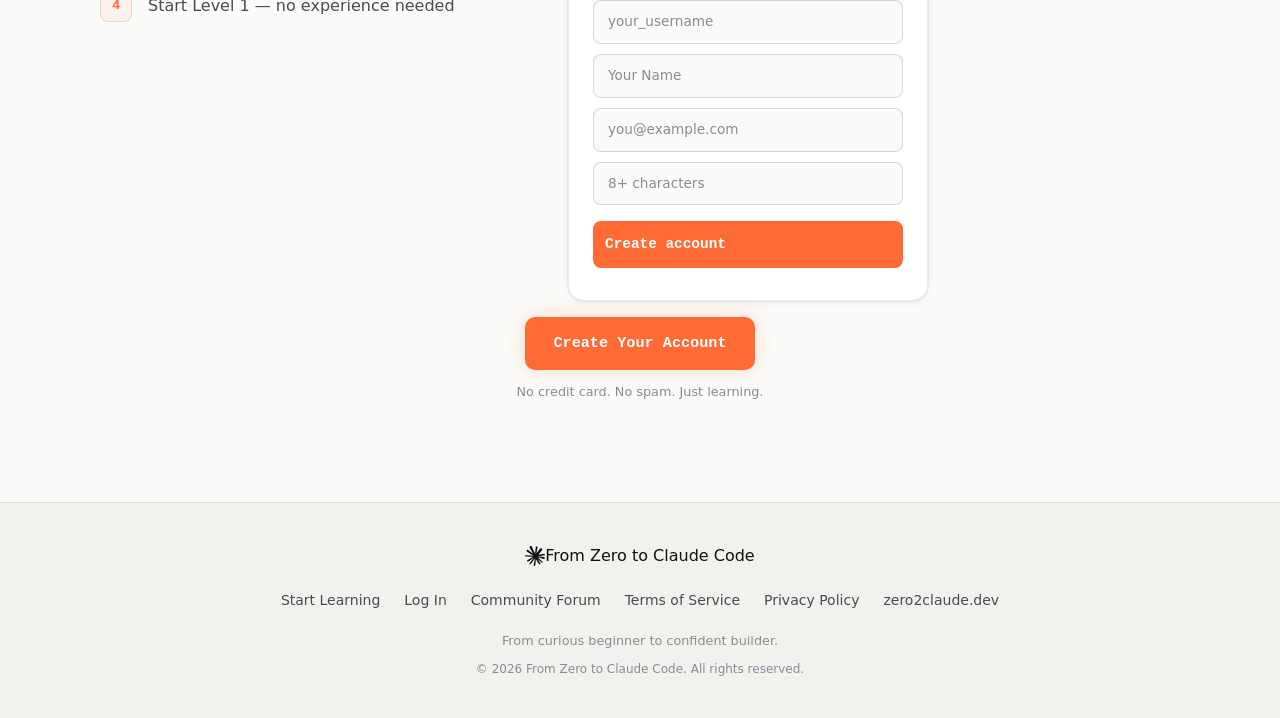
<file: journey.html>
<!DOCTYPE html>
<html lang="en">
<head>
  <meta charset="UTF-8">
  <meta name="viewport" content="width=device-width, initial-scale=1.0">
  <title>From Zero to Claude Code — Cursor Journey Demo</title>
  <meta name="description" content="An interactive web app teaching non-technical people the terminal. 151 bite-sized lessons across 17 levels, AI personalization, community forum, achievements. No experience needed.">
  <meta name="theme-color" content="#09090B">
  <link rel="canonical" href="https://about.zero2claude.dev">

  <!-- Open Graph -->
  <meta property="og:type" content="website">
  <meta property="og:url" content="https://about.zero2claude.dev">
  <meta property="og:title" content="From Zero to Claude Code — Learn the Command Line from Zero">
  <meta property="og:description" content="151 interactive lessons for non-technical people. AI-powered personalization, community forum, achievements, progress tracking. No experience needed.">
  <meta property="og:image" content="https://about.zero2claude.dev/social-share.png">
  <meta property="og:image:width" content="1200">
  <meta property="og:image:height" content="630">
  <meta property="og:image:alt" content="From Zero to Claude Code: 151 interactive command-line lessons with AI guidance and progress tracking.">

  <!-- Twitter -->
  <meta name="twitter:card" content="summary_large_image">
  <meta name="twitter:title" content="From Zero to Claude Code">
  <meta name="twitter:description" content="Learn the command line from zero. 151 interactive lessons for non-technical people.">
  <meta name="twitter:image" content="https://about.zero2claude.dev/social-share.png">
  <meta name="twitter:image:alt" content="From Zero to Claude Code social share image with terminal-style preview and learning highlights.">

  <!-- Alternate languages -->
  <link rel="alternate" hreflang="en" href="https://about.zero2claude.dev">
  <link rel="alternate" hreflang="es" href="https://about.zero2claude.dev?lang=es">
  <link rel="alternate" hreflang="uk" href="https://about.zero2claude.dev?lang=uk">
  <link rel="alternate" hreflang="he" href="https://about.zero2claude.dev?lang=he">
  <link rel="alternate" hreflang="ar" href="https://about.zero2claude.dev?lang=ar">
  <link rel="alternate" hreflang="ja" href="https://about.zero2claude.dev?lang=ja">
  <link rel="alternate" hreflang="x-default" href="https://about.zero2claude.dev">

  <!-- Favicon -->
  <link rel="icon" type="image/svg+xml" href="favicon.svg">

  <!-- i18n early detection -->
  <script>
  (function(){
    var A=['en','es','uk','he','ar','ja'],l=null;
    var p=new URLSearchParams(location.search).get('lang');
    if(p&&A.indexOf(p)>=0)l=p;
    if(!l){var s=localStorage.getItem('landing-lang');if(s&&A.indexOf(s)>=0)l=s;}
    if(!l){var b=(navigator.language||'').slice(0,2);if(A.indexOf(b)>=0)l=b;}
    if(!l)l='en';
    document.documentElement.lang=l;
    if(l==='he'||l==='ar')document.documentElement.dir='rtl';
  })();
  </script>

  <link rel="stylesheet" href="style.css">
</head>
<body class="i18n-loading">
<noscript><style>body.i18n-loading{visibility:visible!important}</style></noscript>

  <!-- Skip Link -->
  <a href="#main" class="skip-link" data-i18n="nav.skip">Skip to content</a>

  <!-- ========== HEADER ========== -->
  <header class="site-header">
    <div class="header-inner">
      <a href="#" class="logo" aria-label="From Zero to Claude Code — Home" data-i18n-aria="nav.logoAria">
        <svg viewBox="0 0 16 16" fill="currentColor" aria-hidden="true">
          <path d="m3.127 10.604 3.135-1.76.053-.153-.053-.085H6.11l-.525-.032-1.791-.048-1.554-.065-1.505-.08-.38-.081L0 7.832l.036-.234.32-.214.455.04 1.009.069 1.513.105 1.097.064 1.626.17h.259l.036-.105-.089-.065-.068-.064-1.566-1.062-1.695-1.121-.887-.646-.48-.327-.243-.306-.104-.67.435-.48.585.04.15.04.593.456 1.267.981 1.654 1.218.242.202.097-.068.012-.049-.109-.181-.9-1.626-.96-1.655-.428-.686-.113-.411a2 2 0 0 1-.068-.484l.496-.674L4.446 0l.662.089.279.242.411.94.666 1.48 1.033 2.014.302.597.162.553.06.17h.105v-.097l.085-1.134.157-1.392.154-1.792.052-.504.25-.605.497-.327.387.186.319.456-.045.294-.19 1.23-.37 1.93-.243 1.29h.142l.161-.16.654-.868 1.097-1.372.484-.545.565-.601.363-.287h.686l.505.751-.226.775-.707.895-.585.759-.839 1.13-.524.904.048.072.125-.012 1.897-.403 1.024-.186 1.223-.21.553.258.06.263-.218.536-1.307.323-1.533.307-2.284.54-.028.02.032.04 1.029.098.44.024h1.077l2.005.15.525.346.315.424-.053.323-.807.411-3.631-.863-.872-.218h-.12v.073l.726.71 1.331 1.202 1.667 1.55.084.383-.214.302-.226-.032-1.464-1.101-.565-.497-1.28-1.077h-.084v.113l.295.432 1.557 2.34.08.718-.112.234-.404.141-.444-.08-.911-1.28-.94-1.44-.759-1.291-.093.053-.448 4.821-.21.246-.484.186-.403-.307-.214-.496.214-.98.258-1.28.21-1.016.19-1.263.112-.42-.008-.028-.092.012-.953 1.307-1.448 1.957-1.146 1.227-.274.109-.477-.247.045-.44.266-.39 1.586-2.018.956-1.25.617-.723-.004-.105h-.036l-4.212 2.736-.75.096-.324-.302.04-.496.154-.162 1.267-.871z"/>
        </svg>
        <span data-i18n="footer.brand">From Zero to Claude Code</span>
      </a>

      <!-- Desktop Nav -->
      <nav class="desktop-nav" aria-label="Main navigation">
        <a href="#journey" data-i18n="nav.journey">Your Journey</a>
        <a href="#how-it-works" data-i18n="nav.how">How It Works</a>
        <a href="#features" data-i18n="nav.features">Why It's Fun</a>
        <a href="#community" data-i18n="nav.community">Community</a>
        <a href="#get-started" data-i18n="nav.getStarted">Get Started</a>
        <a href="https://zero2claude.dev/register" class="btn-header-cta" data-i18n="nav.startLearning">Start Learning</a>
        <button class="theme-toggle" aria-label="Toggle light/dark mode" title="Toggle theme" data-i18n-aria="nav.themeToggle">
          <svg class="icon-sun" viewBox="0 0 24 24" fill="none" stroke="currentColor" stroke-width="2" stroke-linecap="round" stroke-linejoin="round"><circle cx="12" cy="12" r="5"/><path d="M12 1v2M12 21v2M4.22 4.22l1.42 1.42M18.36 18.36l1.42 1.42M1 12h2M21 12h2M4.22 19.78l1.42-1.42M18.36 5.64l1.42-1.42"/></svg>
          <svg class="icon-moon" viewBox="0 0 24 24" fill="none" stroke="currentColor" stroke-width="2" stroke-linecap="round" stroke-linejoin="round"><path d="M21 12.79A9 9 0 1 1 11.21 3 7 7 0 0 0 21 12.79z"/></svg>
        </button>
        <div class="lang-switcher">
          <button class="lang-current" aria-haspopup="listbox" aria-expanded="false">
            <span class="lang-code">EN</span>
            <svg class="lang-chevron" viewBox="0 0 24 24" width="14" height="14" fill="none" stroke="currentColor" stroke-width="2"><path d="M6 9l6 6 6-6"/></svg>
          </button>
          <ul class="lang-options" role="listbox">
            <li role="option" data-lang="en"><span class="lang-flag">🇬🇧</span> English</li>
            <li role="option" data-lang="es"><span class="lang-flag">🇪🇸</span> Español</li>
            <li role="option" data-lang="uk"><span class="lang-flag">🇺🇦</span> Українська</li>
            <li role="option" data-lang="he"><span class="lang-flag">🇮🇱</span> עברית</li>
            <li role="option" data-lang="ar"><span class="lang-flag">🇸🇦</span> العربية</li>
            <li role="option" data-lang="ja"><span class="lang-flag">🇯🇵</span> 日本語</li>
          </ul>
        </div>
      </nav>

      <div class="header-right-mobile">
        <button class="theme-toggle" aria-label="Toggle light/dark mode" title="Toggle theme" data-i18n-aria="nav.themeToggle">
          <svg class="icon-sun" viewBox="0 0 24 24" fill="none" stroke="currentColor" stroke-width="2" stroke-linecap="round" stroke-linejoin="round"><circle cx="12" cy="12" r="5"/><path d="M12 1v2M12 21v2M4.22 4.22l1.42 1.42M18.36 18.36l1.42 1.42M1 12h2M21 12h2M4.22 19.78l1.42-1.42M18.36 5.64l1.42-1.42"/></svg>
          <svg class="icon-moon" viewBox="0 0 24 24" fill="none" stroke="currentColor" stroke-width="2" stroke-linecap="round" stroke-linejoin="round"><path d="M21 12.79A9 9 0 1 1 11.21 3 7 7 0 0 0 21 12.79z"/></svg>
        </button>
        <!-- Hamburger (mobile) -->
        <button class="hamburger" aria-label="Open menu" aria-expanded="false" aria-controls="mobile-nav" data-i18n-aria="nav.openMenu">
        <svg viewBox="0 0 24 24" fill="none" stroke="currentColor" stroke-width="2" stroke-linecap="round">
          <path d="M4 6h16M4 12h16M4 18h16"/>
        </svg>
        </button>
      </div>
    </div>
  </header>

  <!-- Mobile Nav Overlay -->
  <div class="mobile-nav" id="mobile-nav" role="dialog" aria-label="Navigation menu" data-i18n-aria="nav.navMenu">
    <button class="mobile-nav-close" aria-label="Close menu" data-i18n-aria="nav.closeMenu">
      <svg viewBox="0 0 24 24" fill="none" stroke="currentColor" stroke-width="2" stroke-linecap="round">
        <path d="M18 6L6 18M6 6l12 12"/>
      </svg>
    </button>
    <div class="mobile-lang-row">
      <button class="mobile-lang-btn" data-lang="en">EN</button>
      <button class="mobile-lang-btn" data-lang="es">ES</button>
      <button class="mobile-lang-btn" data-lang="uk">UK</button>
      <button class="mobile-lang-btn" data-lang="he">HE</button>
      <button class="mobile-lang-btn" data-lang="ar">AR</button>
      <button class="mobile-lang-btn" data-lang="ja">JA</button>
    </div>
    <a href="#journey" data-i18n="nav.journey">Your Journey</a>
    <a href="#how-it-works" data-i18n="nav.how">How It Works</a>
    <a href="#features" data-i18n="nav.features">Why It's Fun</a>
    <a href="#community" data-i18n="nav.community">Community</a>
    <a href="#get-started" data-i18n="nav.getStarted">Get Started</a>
    <a href="https://zero2claude.dev/register" class="btn-primary" data-i18n="nav.startLearning">Start Learning</a>
  </div>

  <!-- ========== MAIN ========== -->
  <main id="main">

    <!-- ===== HERO ===== -->
    <section class="hero" id="hero">
      <div class="hero-glow" aria-hidden="true"></div>
      <div class="container">
        <div class="hero-content">
          <div class="hero-icon">
            <svg viewBox="0 0 16 16" fill="currentColor" aria-hidden="true">
              <path d="m3.127 10.604 3.135-1.76.053-.153-.053-.085H6.11l-.525-.032-1.791-.048-1.554-.065-1.505-.08-.38-.081L0 7.832l.036-.234.32-.214.455.04 1.009.069 1.513.105 1.097.064 1.626.17h.259l.036-.105-.089-.065-.068-.064-1.566-1.062-1.695-1.121-.887-.646-.48-.327-.243-.306-.104-.67.435-.48.585.04.15.04.593.456 1.267.981 1.654 1.218.242.202.097-.068.012-.049-.109-.181-.9-1.626-.96-1.655-.428-.686-.113-.411a2 2 0 0 1-.068-.484l.496-.674L4.446 0l.662.089.279.242.411.94.666 1.48 1.033 2.014.302.597.162.553.06.17h.105v-.097l.085-1.134.157-1.392.154-1.792.052-.504.25-.605.497-.327.387.186.319.456-.045.294-.19 1.23-.37 1.93-.243 1.29h.142l.161-.16.654-.868 1.097-1.372.484-.545.565-.601.363-.287h.686l.505.751-.226.775-.707.895-.585.759-.839 1.13-.524.904.048.072.125-.012 1.897-.403 1.024-.186 1.223-.21.553.258.06.263-.218.536-1.307.323-1.533.307-2.284.54-.028.02.032.04 1.029.098.44.024h1.077l2.005.15.525.346.315.424-.053.323-.807.411-3.631-.863-.872-.218h-.12v.073l.726.71 1.331 1.202 1.667 1.55.084.383-.214.302-.226-.032-1.464-1.101-.565-.497-1.28-1.077h-.084v.113l.295.432 1.557 2.34.08.718-.112.234-.404.141-.444-.08-.911-1.28-.94-1.44-.759-1.291-.093.053-.448 4.821-.21.246-.484.186-.403-.307-.214-.496.214-.98.258-1.28.21-1.016.19-1.263.112-.42-.008-.028-.092.012-.953 1.307-1.448 1.957-1.146 1.227-.274.109-.477-.247.045-.44.266-.39 1.586-2.018.956-1.25.617-.723-.004-.105h-.036l-4.212 2.736-.75.096-.324-.302.04-.496.154-.162 1.267-.871z"/>
            </svg>
          </div>

          <h1 class="hero-title" data-i18n="hero.title">From Zero to Claude Code</h1>

          <p class="hero-headline" data-i18n-html="hero.headline">You don't need to be a developer.<br>You just need to be curious.</p>

          <p class="hero-subtext" data-i18n="hero.subtext">151 bite-sized interactive lessons that teach you the command line — at your own pace, with zero prior experience needed.</p>

          <ul class="hero-bullets">
            <li>
              <svg viewBox="0 0 24 24" fill="none" stroke="currentColor" stroke-width="2.5" stroke-linecap="round" stroke-linejoin="round" aria-hidden="true"><path d="M20 6L9 17l-5-5"/></svg>
              <span data-i18n="hero.bullet1">No coding background required</span>
            </li>
            <li>
              <svg viewBox="0 0 24 24" fill="none" stroke="currentColor" stroke-width="2.5" stroke-linecap="round" stroke-linejoin="round" aria-hidden="true"><path d="M20 6L9 17l-5-5"/></svg>
              <span data-i18n="hero.bullet2">Learn by doing, not watching</span>
            </li>
            <li>
              <svg viewBox="0 0 24 24" fill="none" stroke="currentColor" stroke-width="2.5" stroke-linecap="round" stroke-linejoin="round" aria-hidden="true"><path d="M20 6L9 17l-5-5"/></svg>
              <span data-i18n="hero.bullet3">AI creates a plan just for you</span>
            </li>
            <li>
              <svg viewBox="0 0 24 24" fill="none" stroke="currentColor" stroke-width="2.5" stroke-linecap="round" stroke-linejoin="round" aria-hidden="true"><path d="M20 6L9 17l-5-5"/></svg>
              <span data-i18n="hero.bullet4">Track your progress and earn achievements</span>
            </li>
          </ul>

          <div class="hero-ctas">
            <a href="https://zero2claude.dev/register" class="btn-primary" data-i18n="hero.cta.primary">Start Your Journey</a>
            <a href="https://zero2claude.dev/login" class="btn-secondary" data-i18n="hero.cta.secondary">Already learning? Welcome back</a>
          </div>

          <!-- Terminal Mockup -->
          <div class="terminal-mockup" aria-hidden="true">
            <div class="terminal-titlebar">
              <span class="terminal-dot red"></span>
              <span class="terminal-dot yellow"></span>
              <span class="terminal-dot green"></span>
            </div>
            <div class="terminal-body">
              <div class="terminal-line"><span class="terminal-prompt">$ </span><span class="terminal-command">whoami</span></div>
              <div class="terminal-line"><span class="terminal-output" data-i18n="terminal.out1">future-developer</span></div>
              <div class="terminal-line">&nbsp;</div>
              <div class="terminal-line"><span class="terminal-prompt">$ </span><span class="terminal-command">echo "I can do this"</span></div>
              <div class="terminal-line"><span class="terminal-output" data-i18n="terminal.out2">I can do this</span></div>
              <div class="terminal-line"><span class="terminal-prompt">$ </span><span class="terminal-cursor"></span></div>
            </div>
          </div>
        </div>
      </div>
    </section>

    <!-- ===== YOUR JOURNEY ===== -->
    <section id="journey">
      <div class="container">
        <div class="section-header fade-in">
          <h2 class="accent-underline" data-i18n="journey.title">Your Journey</h2>
          <p data-i18n="journey.subtitle">From "what's a file?" to building real projects with AI. 17 levels, 151 lessons — one step at a time.</p>
        </div>

        <div class="journey-grid stagger-children">

          <div class="card level-card fade-in">
            <div class="icon-box">&#x1F4BB;</div>
            <div class="level-card-content">
              <div class="level-number" data-i18n="level1.number">Level 1</div>
              <h3 data-i18n="level1.name">Computers Are Not Magic</h3>
              <p class="subtitle" data-i18n="level1.subtitle">Files, folders, paths, and what a terminal actually is</p>
              <p class="encouragement" data-i18n="level1.encouragement">Start here. We explain everything.</p>
              <span class="lesson-count" data-i18n="level1.lessons">6 bite-sized lessons</span>
            </div>
          </div>

          <div class="card level-card fade-in">
            <div class="icon-box">&#x1F4DF;</div>
            <div class="level-card-content">
              <div class="level-number" data-i18n="level2.number">Level 2</div>
              <h3 data-i18n="level2.name">Your First 30 Minutes in the Terminal</h3>
              <p class="subtitle" data-i18n="level2.subtitle">Navigate, create, and manage files like a developer</p>
              <p class="encouragement" data-i18n="level2.encouragement">Type your first command. It's easier than you think.</p>
              <span class="lesson-count" data-i18n="level2.lessons">13 bite-sized lessons</span>
            </div>
          </div>

          <div class="card level-card fade-in">
            <div class="icon-box">&#x1F4D6;</div>
            <div class="level-card-content">
              <div class="level-number" data-i18n="level3.number">Level 3</div>
              <h3 data-i18n="level3.name">Reading and Writing Files</h3>
              <p class="subtitle" data-i18n="level3.subtitle">Look inside files, search for text, and chain commands together</p>
              <p class="encouragement" data-i18n="level3.encouragement">Look inside files and search like a pro.</p>
              <span class="lesson-count" data-i18n="level3.lessons">13 bite-sized lessons</span>
            </div>
          </div>

          <div class="card level-card fade-in">
            <div class="icon-box">&#x1F500;</div>
            <div class="level-card-content">
              <div class="level-number" data-i18n="level4.number">Level 4</div>
              <h3 data-i18n="level4.name">Your Code Has a History</h3>
              <p class="subtitle" data-i18n="level4.subtitle">Git and GitHub — never lose your work again</p>
              <p class="encouragement" data-i18n="level4.encouragement">Never lose your work again with Git.</p>
              <span class="lesson-count" data-i18n="level4.lessons">17 bite-sized lessons</span>
            </div>
          </div>

          <div class="card level-card fade-in">
            <div class="icon-box">&#x2601;&#xFE0F;</div>
            <div class="level-card-content">
              <div class="level-number" data-i18n="level5.number">Level 5</div>
              <h3 data-i18n="level5.name">How Software Actually Works</h3>
              <p class="subtitle" data-i18n="level5.subtitle">Client, server, APIs, databases, and the cloud — demystified</p>
              <p class="encouragement" data-i18n="level5.encouragement">Finally understand APIs, servers, and the cloud.</p>
              <span class="lesson-count" data-i18n="level5.lessons">14 bite-sized lessons</span>
            </div>
          </div>

          <div class="card level-card fade-in">
            <div class="icon-box">&#x1F4E1;</div>
            <div class="level-card-content">
              <div class="level-number" data-i18n="level6.number">Level 6</div>
              <h3 data-i18n="level6.name">Talk to the Internet</h3>
              <p class="subtitle" data-i18n="level6.subtitle">Make real HTTP requests, call real APIs, read real data</p>
              <p class="encouragement" data-i18n="level6.encouragement">Make real requests to real websites.</p>
              <span class="lesson-count" data-i18n="level6.lessons">12 bite-sized lessons</span>
            </div>
          </div>

          <div class="card level-card fade-in">
            <div class="icon-box">&#x1F528;</div>
            <div class="level-card-content">
              <div class="level-number" data-i18n="level7.number">Level 7</div>
              <h3 data-i18n="level7.name">Building With Real Tools</h3>
              <p class="subtitle" data-i18n="level7.subtitle">Install Node.js, run code, build a real server</p>
              <p class="encouragement" data-i18n="level7.encouragement">Install Node.js and build a real server.</p>
              <span class="lesson-count" data-i18n="level7.lessons">15 bite-sized lessons</span>
            </div>
          </div>

          <div class="card level-card fade-in">
            <div class="icon-box">&#x1F916;</div>
            <div class="level-card-content">
              <div class="level-number" data-i18n="level8.number">Level 8</div>
              <h3 data-i18n="level8.name">Claude Code — Your AI Pair Programmer</h3>
              <p class="subtitle" data-i18n="level8.subtitle">Build real projects by describing what you want</p>
              <p class="encouragement" data-i18n="level8.encouragement">Describe what you want. AI builds it.</p>
              <span class="lesson-count" data-i18n="level8.lessons">15 bite-sized lessons</span>
            </div>
          </div>

          <div class="card level-card fade-in">
            <div class="icon-box">&#x2699;&#xFE0F;</div>
            <div class="level-card-content">
              <div class="level-number" data-i18n="level9.number">Level 9</div>
              <h3 data-i18n="level9.name">Claude Skills — Teach Claude Your Workflow</h3>
              <p class="subtitle" data-i18n="level9.subtitle">Custom slash commands and SKILL.md files</p>
              <p class="encouragement" data-i18n="level9.encouragement">Make Claude work the way you work.</p>
              <span class="lesson-count" data-i18n="level9.lessons">5 bite-sized lessons</span>
            </div>
          </div>

          <div class="card level-card fade-in">
            <div class="icon-box">&#x1F50C;</div>
            <div class="level-card-content">
              <div class="level-number" data-i18n="level10.number">Level 10</div>
              <h3 data-i18n="level10.name">MCP — Connect Claude to Everything</h3>
              <p class="subtitle" data-i18n="level10.subtitle">MCP servers, transports, and Tool Search</p>
              <p class="encouragement" data-i18n="level10.encouragement">Give Claude access to your tools and data.</p>
              <span class="lesson-count" data-i18n="level10.lessons">5 bite-sized lessons</span>
            </div>
          </div>

          <div class="card level-card fade-in">
            <div class="icon-box">&#x1F4CB;</div>
            <div class="level-card-content">
              <div class="level-number" data-i18n="level11.number">Level 11</div>
              <h3 data-i18n="level11.name">Context Is Everything</h3>
              <p class="subtitle" data-i18n="level11.subtitle">CLAUDE.md, memory, sessions, specs, and handoffs</p>
              <p class="encouragement" data-i18n="level11.encouragement">Help Claude understand your project deeply.</p>
              <span class="lesson-count" data-i18n="level11.lessons">5 bite-sized lessons</span>
            </div>
          </div>

          <div class="card level-card fade-in">
            <div class="icon-box">&#x26A1;</div>
            <div class="level-card-content">
              <div class="level-number" data-i18n="level12.number">Level 12</div>
              <h3 data-i18n="level12.name">Claude Code Advanced</h3>
              <p class="subtitle" data-i18n="level12.subtitle">Subagents, worktrees, hooks, headless mode, and cost</p>
              <p class="encouragement" data-i18n="level12.encouragement">Unlock Claude's most powerful features.</p>
              <span class="lesson-count" data-i18n="level12.lessons">5 bite-sized lessons</span>
            </div>
          </div>

          <div class="card level-card fade-in">
            <div class="icon-box">&#x1F680;</div>
            <div class="level-card-content">
              <div class="level-number" data-i18n="level13.number">Level 13</div>
              <h3 data-i18n="level13.name">Junior Developer Patterns</h3>
              <p class="subtitle" data-i18n="level13.subtitle">Debug, deploy, and work like a professional</p>
              <p class="encouragement" data-i18n="level13.encouragement">Debug, deploy, and think like a professional.</p>
              <span class="lesson-count" data-i18n="level13.lessons">12 bite-sized lessons</span>
            </div>
          </div>

          <div class="card level-card fade-in">
            <div class="icon-box">&#x1F3AE;</div>
            <div class="level-card-content">
              <div class="level-number" data-i18n="level14.number">Level 14</div>
              <h3 data-i18n="level14.name">The Project — Build a Real Game</h3>
              <p class="subtitle" data-i18n="level14.subtitle">Build and deploy a real-time multiplayer tic-tac-toe game</p>
              <p class="encouragement" data-i18n="level14.encouragement">Everything comes together. Ship a real multiplayer game.</p>
              <span class="lesson-count" data-i18n="level14.lessons">10 bite-sized lessons</span>
            </div>
          </div>

          <div class="card level-card fade-in">
            <div class="icon-box">&#x1F9BE;</div>
            <div class="level-card-content">
              <div class="level-number" data-i18n="level15.number">Level 15 · ✦ Experts Zone</div>
              <h3 data-i18n="level15.name">Claude Agents</h3>
              <p class="subtitle" data-i18n="level15.subtitle">Custom subagents that own a job, run in their own context, and report back</p>
              <p class="encouragement" data-i18n="level15.encouragement">Build a bench of specialists Claude delegates to.</p>
              <span class="lesson-count" data-i18n="level15.lessons">1 bite-sized lesson</span>
            </div>
          </div>

          <div class="card level-card fade-in">
            <div class="icon-box">&#x1F4F1;</div>
            <div class="level-card-content">
              <div class="level-number" data-i18n="level16.number">Level 16 · ✦ Experts Zone</div>
              <h3 data-i18n="level16.name">Claude Code from Mobile</h3>
              <p class="subtitle" data-i18n="level16.subtitle">Drive a Claude Code session from your phone — remote or in the cloud</p>
              <p class="encouragement" data-i18n="level16.encouragement">Kick off and check on work from anywhere.</p>
              <span class="lesson-count" data-i18n="level16.lessons">1 bite-sized lesson</span>
            </div>
          </div>

          <div class="card level-card fade-in">
            <div class="icon-box">&#x1F680;</div>
            <div class="level-card-content">
              <div class="level-number" data-i18n="level17.number">Level 17 · ✦ Experts Zone</div>
              <h3 data-i18n="level17.name">Opus 4.8 &amp; Workflows</h3>
              <p class="subtitle" data-i18n="level17.subtitle">Pick the strongest engine, then orchestrate many agents at once</p>
              <p class="encouragement" data-i18n="level17.encouragement">Command a whole fleet of agents.</p>
              <span class="lesson-count" data-i18n="level17.lessons">1 bite-sized lesson</span>
            </div>
          </div>

        </div>
      </div>
    </section>

    <!-- ===== HOW IT WORKS ===== -->
    <section id="how-it-works" style="background: var(--bg-secondary);">
      <div class="container">
        <div class="section-header fade-in">
          <h2 class="accent-underline" data-i18n="how.title">How It Works</h2>
          <p data-i18n="how.subtitle">No installations. No setup. Just open your browser and go.</p>
        </div>

        <div class="steps-grid stagger-children">

          <div class="card step-card fade-in">
            <div class="step-icon">&#x1F44B;</div>
            <div class="step-number">1</div>
            <h3 data-i18n="step1.title">Sign Up in Seconds</h3>
            <p data-i18n="step1.text">Pick a username, set a password, and you're in. No credit card, no catches.</p>
          </div>

          <div class="card step-card fade-in">
            <div class="step-icon">&#x2728;</div>
            <div class="step-number">2</div>
            <h3 data-i18n="step2.title">Get Your Personal AI Plan</h3>
            <p data-i18n="step2.text">Tell us a bit about yourself — are you a designer? A student? Just curious? Our AI builds a learning path made for you.</p>
          </div>

          <div class="card step-card fade-in">
            <div class="step-icon">&#x1F3AE;</div>
            <div class="step-number">3</div>
            <h3 data-i18n="step3.title">Learn by Playing</h3>
            <p data-i18n="step3.text">Each lesson is a mini challenge. Type commands, match answers, explore file trees, solve puzzles. It feels more like a game than a class.</p>
          </div>

          <div class="card step-card fade-in">
            <div class="step-icon">&#x1F3C6;</div>
            <div class="step-number">4</div>
            <h3 data-i18n="step4.title">Watch Yourself Level Up</h3>
            <p data-i18n="step4.text">Earn achievements, build streaks, unlock levels. Your dashboard shows how far you've come.</p>
          </div>

        </div>
      </div>
    </section>

    <!-- ===== WHY IT'S FUN ===== -->
    <section id="features">
      <div class="container">
        <div class="section-header fade-in">
          <h2 class="accent-underline" data-i18n="features.title">Learning Should Feel Like Playing</h2>
          <p data-i18n="features.subtitle">Interactive activities, AI guidance, and a reward system that keeps you coming back.</p>
        </div>

        <div class="features-grid stagger-children">

          <div class="card feature-card fade-in">
            <div class="icon-box">&#x1F3B2;</div>
            <h3 data-i18n="feature1.title">10 Ways to Learn</h3>
            <p data-i18n="feature1.text">Quizzes, fill-in-the-blanks, terminal simulators, file tree puzzles, drag-and-match — every lesson keeps you engaged with something new.</p>
          </div>

          <div class="card feature-card fade-in">
            <div class="icon-box blue">&#x1F9E0;</div>
            <h3 data-i18n="feature2.title">Your AI Coach</h3>
            <p data-i18n="feature2.text">Not sure where to start? Tell the AI about your goals, and it highlights exactly which lessons matter most for you. Like having a personal tutor.</p>
          </div>

          <div class="card feature-card fade-in">
            <div class="icon-box yellow">&#x1F525;</div>
            <h3 data-i18n="feature3.title">Achievements &amp; Streaks</h3>
            <p data-i18n="feature3.text">Complete lessons to earn badges. Keep your streak alive. Unlock all 16 achievements. See that trophy count grow on your dashboard.</p>
          </div>

          <div class="card feature-card fade-in">
            <div class="icon-box green">&#x1F504;</div>
            <h3 data-i18n="feature4.title">Pick Up Where You Left Off</h3>
            <p data-i18n="feature4.text">Close your laptop, come back tomorrow — the app remembers exactly where you were. Even suggests what to review next.</p>
          </div>

          <div class="card feature-card fade-in">
            <div class="icon-box teal">&#x1F41B;</div>
            <h3 data-i18n="feature5.title">Report a Bug, AI Fixes It</h3>
            <p data-i18n="feature5.text">Found something broken? Report it right from the lesson. An AI agent picks it up, investigates, and opens a fix — automatically.</p>
          </div>

          <div class="card feature-card fade-in">
            <div class="icon-box blue">&#x1F3AF;</div>
            <h3 data-i18n="feature6.title">AI-Powered Onboarding</h3>
            <p data-i18n="feature6.text">Tell us about yourself — your background, goals, and experience. AI builds a personalized learning plan that highlights exactly what to focus on.</p>
          </div>

          <div class="card feature-card fade-in">
            <div class="icon-box yellow">&#x1F50A;</div>
            <h3 data-i18n="feature7.title">Listen to Your Lessons</h3>
            <p data-i18n="feature7.text">Prefer listening over reading? Tap the listen button and every lesson reads itself aloud — perfect for multitasking or accessibility.</p>
          </div>

        </div>
      </div>
    </section>

    <!-- ===== WHO IT'S FOR ===== -->
    <section style="background: var(--bg-secondary);">
      <div class="container">
        <div class="section-header fade-in">
          <h2 class="accent-underline" data-i18n="personas.title">Built for People Who've Never Opened a Terminal</h2>
          <p data-i18n="personas.subtitle">No matter where you're starting from, there's a place for you here.</p>
        </div>

        <div class="persona-grid stagger-children">

          <div class="card persona-card fade-in">
            <div class="persona-avatar">&#x1F3A8;</div>
            <h3 data-i18n="persona1.title">The Curious Creative</h3>
            <p data-i18n="persona1.text">You're a designer, marketer, or writer who keeps hearing about "the terminal" and wants to finally get it.</p>
          </div>

          <div class="card persona-card fade-in">
            <div class="persona-avatar">&#x1F504;</div>
            <h3 data-i18n="persona2.title">The Career Switcher</h3>
            <p data-i18n="persona2.text">You're exploring tech careers and need foundational skills before bootcamps or courses.</p>
          </div>

          <div class="card persona-card fade-in">
            <div class="persona-avatar">&#x1F4DA;</div>
            <h3 data-i18n="persona3.title">The Lifelong Learner</h3>
            <p data-i18n="persona3.text">You just like understanding how things work. Computers shouldn't feel like black boxes.</p>
          </div>

        </div>
      </div>
    </section>

    <!-- ===== COMMUNITY ===== -->
    <section id="community">
      <div class="container">
        <div class="section-header fade-in">
          <h2 class="accent-underline" data-i18n="community.title">You're Not Learning Alone</h2>
          <p data-i18n="community.subtitle">A community of 80,000+ students asking questions, sharing projects, and shaping the platform together.</p>
        </div>

        <div class="community-grid stagger-children">

          <!-- Genie / Feature Requests — hero card -->
          <div class="card community-card community-hero-card fade-in">
            <div class="community-card-inner">
              <svg class="genie-lamp" viewBox="0 0 72 72" fill="none" aria-hidden="true">
                <ellipse cx="36" cy="52" rx="24" ry="8" fill="#FF6B35" opacity="0.15"/>
                <path d="M20 48 C20 42, 28 36, 36 36 C44 36, 52 42, 52 48 L50 52 C50 54, 44 56, 36 56 C28 56, 22 54, 22 52 Z" fill="#FF6B35"/>
                <path d="M24 48 C24 44, 30 40, 36 40 C42 40, 48 44, 48 48" fill="#FF8F5E" opacity="0.4"/>
                <path d="M48 44 L60 36 L62 38 L52 46" fill="#FF6B35"/>
                <ellipse cx="36" cy="36" rx="10" ry="3" fill="#FF8F5E"/>
                <path d="M36 33 L36 26" stroke="#FF6B35" stroke-width="2.5" stroke-linecap="round"/>
                <circle cx="36" cy="23" r="3" fill="#FCD34D" opacity="0.9"/>
                <circle cx="36" cy="23" r="5" fill="#FCD34D" opacity="0.3"/>
                <circle cx="28" cy="28" r="1.5" fill="#FCD34D" opacity="0.6"/>
                <circle cx="46" cy="30" r="1.5" fill="#FCD34D" opacity="0.5"/>
                <path d="M22 44 C16 44, 14 40, 18 38" stroke="#FF6B35" stroke-width="2.5" stroke-linecap="round" fill="none"/>
              </svg>
              <div>
                <span class="community-tag" data-i18n-html="community.tag">&#x1F9DE; Feature Requests</span>
                <h3 data-i18n="community.genie.title">Your Wish Is My Command</h3>
                <p data-i18n="community.genie.text">Wish for a feature and the community votes. Top wishes get built. You don't just use this platform — you shape it.</p>
                <a href="https://zero2claude.dev/forum" class="community-link" data-i18n-html="community.genie.link">Make a Wish &rarr;</a>
              </div>
            </div>
          </div>

          <!-- Forum -->
          <div class="card community-card fade-in">
            <div class="icon-box">&#x1F4AC;</div>
            <h3 data-i18n="community.forum.title">Discussion Forum</h3>
            <p data-i18n="community.forum.text">Ask questions, share what you've built, and help fellow students. Topics organized by lesson, level, and category.</p>
            <a href="https://zero2claude.dev/forum" class="community-link" data-i18n-html="community.forum.link">Browse the Forum &rarr;</a>
          </div>

          <!-- Peer Help -->
          <div class="card community-card fade-in">
            <div class="icon-box green">&#x1F91D;</div>
            <h3 data-i18n="community.help.title">Real-Time Peer Help</h3>
            <p data-i18n="community.help.text">Stuck on a lesson? Request help and a fellow student can jump in to assist — live, in real time.</p>
          </div>

          <!-- Voting -->
          <div class="card community-card fade-in">
            <div class="icon-box yellow">&#x1F44D;</div>
            <h3 data-i18n-html="community.vote.title">Upvote &amp; Discuss</h3>
            <p data-i18n="community.vote.text">Every thread and reply can be upvoted. The best answers and ideas rise to the top, powered by the community.</p>
          </div>

        </div>
      </div>
    </section>

    <!-- ===== GETTING STARTED ===== -->
    <section id="get-started">
      <div class="container">
        <div class="section-header fade-in">
          <h2 class="accent-underline" data-i18n="getStarted.title">Ready? It Takes 30 Seconds.</h2>
        </div>

        <div class="getting-started-content">

          <ol class="signup-steps fade-in">
            <li>
              <span class="step-num">1</span>
              <span data-i18n-html="getStarted.step1">Go to <a href="https://zero2claude.dev">zero2claude.dev</a></span>
            </li>
            <li>
              <span class="step-num">2</span>
              <span data-i18n="getStarted.step2">Click "Create Account"</span>
            </li>
            <li>
              <span class="step-num">3</span>
              <span data-i18n="getStarted.step3">Pick a username and password</span>
            </li>
            <li>
              <span class="step-num">4</span>
              <span data-i18n="getStarted.step4">Start Level 1 — no experience needed</span>
            </li>
          </ol>

          <!-- Form Mockup -->
          <div class="form-mockup fade-in" aria-hidden="true">
            <div class="form-mockup-icon">&gt;_</div>
            <h3 data-i18n="getStarted.formTitle">Create account</h3>
            <p class="form-sub" data-i18n="getStarted.formSub">Start your terminal training journey</p>
            <div class="mock-input" data-i18n="getStarted.input1">your_username</div>
            <div class="mock-input" data-i18n="getStarted.input2">Your Name</div>
            <div class="mock-input" data-i18n="getStarted.input3">you@example.com</div>
            <div class="mock-input" data-i18n="getStarted.input4">8+ characters</div>
            <div class="mock-btn" data-i18n="getStarted.formBtn">Create account</div>
          </div>

        </div>

        <div class="getting-started-cta fade-in">
          <a href="https://zero2claude.dev/register" class="btn-primary" data-i18n="getStarted.cta">Create Your Account</a>
          <small class="reassurance" data-i18n="getStarted.reassurance">No credit card. No spam. Just learning.</small>
        </div>
      </div>
    </section>

  </main>

  <!-- ========== FOOTER ========== -->
  <footer class="site-footer">
    <div class="footer-logo">
      <svg viewBox="0 0 16 16" fill="currentColor" aria-hidden="true" width="20" height="20">
        <path d="m3.127 10.604 3.135-1.76.053-.153-.053-.085H6.11l-.525-.032-1.791-.048-1.554-.065-1.505-.08-.38-.081L0 7.832l.036-.234.32-.214.455.04 1.009.069 1.513.105 1.097.064 1.626.17h.259l.036-.105-.089-.065-.068-.064-1.566-1.062-1.695-1.121-.887-.646-.48-.327-.243-.306-.104-.67.435-.48.585.04.15.04.593.456 1.267.981 1.654 1.218.242.202.097-.068.012-.049-.109-.181-.9-1.626-.96-1.655-.428-.686-.113-.411a2 2 0 0 1-.068-.484l.496-.674L4.446 0l.662.089.279.242.411.94.666 1.48 1.033 2.014.302.597.162.553.06.17h.105v-.097l.085-1.134.157-1.392.154-1.792.052-.504.25-.605.497-.327.387.186.319.456-.045.294-.19 1.23-.37 1.93-.243 1.29h.142l.161-.16.654-.868 1.097-1.372.484-.545.565-.601.363-.287h.686l.505.751-.226.775-.707.895-.585.759-.839 1.13-.524.904.048.072.125-.012 1.897-.403 1.024-.186 1.223-.21.553.258.06.263-.218.536-1.307.323-1.533.307-2.284.54-.028.02.032.04 1.029.098.44.024h1.077l2.005.15.525.346.315.424-.053.323-.807.411-3.631-.863-.872-.218h-.12v.073l.726.71 1.331 1.202 1.667 1.55.084.383-.214.302-.226-.032-1.464-1.101-.565-.497-1.28-1.077h-.084v.113l.295.432 1.557 2.34.08.718-.112.234-.404.141-.444-.08-.911-1.28-.94-1.44-.759-1.291-.093.053-.448 4.821-.21.246-.484.186-.403-.307-.214-.496.214-.98.258-1.28.21-1.016.19-1.263.112-.42-.008-.028-.092.012-.953 1.307-1.448 1.957-1.146 1.227-.274.109-.477-.247.045-.44.266-.39 1.586-2.018.956-1.25.617-.723-.004-.105h-.036l-4.212 2.736-.75.096-.324-.302.04-.496.154-.162 1.267-.871z"/>
      </svg>
      <span data-i18n="footer.brand">From Zero to Claude Code</span>
    </div>

    <div class="footer-links">
      <a href="https://zero2claude.dev/register" data-i18n="footer.startLearning">Start Learning</a>
      <a href="https://zero2claude.dev/login" data-i18n="footer.logIn">Log In</a>
      <a href="https://zero2claude.dev/forum" data-i18n="footer.forum">Community Forum</a>
      <a href="https://zero2claude.dev/terms" data-i18n="footer.terms">Terms of Service</a>
      <a href="https://zero2claude.dev/privacy" data-i18n="footer.privacy">Privacy Policy</a>
      <a href="https://zero2claude.dev">zero2claude.dev</a>
    </div>

    <p class="footer-tagline" data-i18n="footer.tagline">Built with care for people starting from zero.</p>
    <p class="footer-copy" data-i18n-html="footer.copy">&copy; 2026 From Zero to Claude Code</p>
  </footer>

  <script src="i18n.js"></script>
  <script src="script.js"></script>
  <script src="cursor-journey.js"></script>
</body>
</html>
</file>
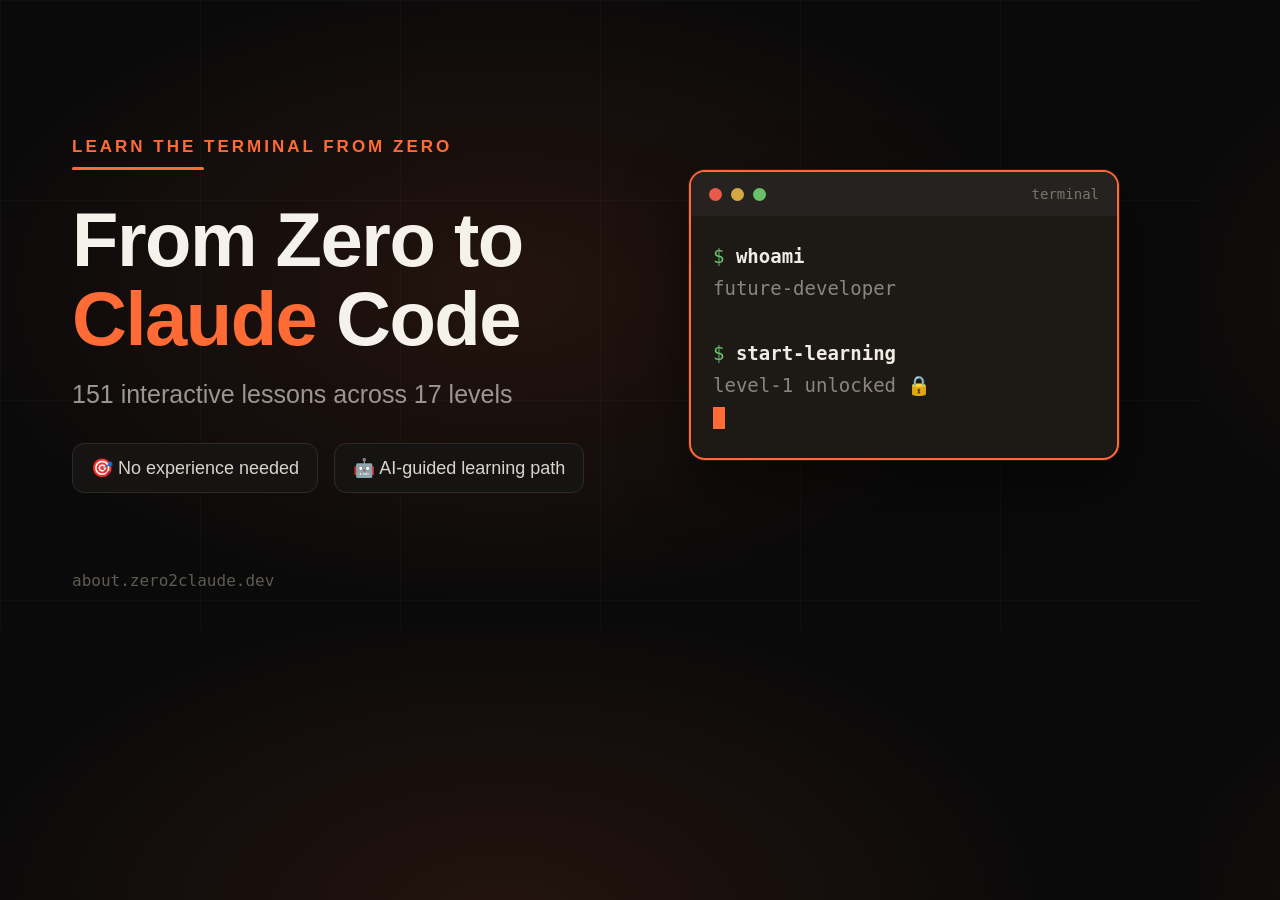
<file: social-share-card.html>
<!doctype html>
<!--
  Source template for social-share.png (Open Graph / Twitter card, 1200x630).
  Regenerate after editing:
    "/Applications/Google Chrome.app/Contents/MacOS/Google Chrome" \
      --headless --disable-gpu --hide-scrollbars --force-device-scale-factor=1 \
      --window-size=1200,630 --screenshot=social-share.png \
      "file://$PWD/social-share-card.html"
-->
<html>
<head>
<meta charset="utf-8">
<style>
  * { margin: 0; padding: 0; box-sizing: border-box; }
  html, body { width: 1200px; height: 630px; }
  body {
    background:
      radial-gradient(900px 520px at 42% 46%, rgba(255,107,53,0.10), rgba(255,107,53,0) 60%),
      #0b0a0a;
    font-family: -apple-system, "SF Pro Display", "Helvetica Neue", Arial, sans-serif;
    color: #F5F2EC;
    display: flex;
    align-items: center;
    overflow: hidden;
    position: relative;
  }
  /* faint grid */
  body::before {
    content: ""; position: absolute; inset: 0;
    background-image:
      linear-gradient(rgba(255,255,255,0.025) 1px, transparent 1px),
      linear-gradient(90deg, rgba(255,255,255,0.025) 1px, transparent 1px);
    background-size: 200px 200px;
  }
  .wrap { display: flex; align-items: center; width: 100%; padding: 0 72px; gap: 48px; position: relative; z-index: 1; }
  .left { flex: 1.25; }
  .eyebrow { color: #FF6B35; font-size: 17px; font-weight: 700; letter-spacing: 3px; text-transform: uppercase; }
  .eyebrow-bar { width: 132px; height: 3px; background: #FF6B35; margin-top: 10px; border-radius: 2px; }
  .headline { font-size: 76px; font-weight: 800; line-height: 1.04; letter-spacing: -1.5px; margin-top: 30px; }
  .headline .orange { color: #FF6B35; }
  .subtitle { color: #9b9690; font-size: 25px; margin-top: 22px; font-weight: 400; }
  .pills { display: flex; gap: 16px; margin-top: 34px; }
  .pill {
    display: inline-flex; align-items: center; gap: 9px;
    background: #161412; border: 1px solid #2e2a26; border-radius: 12px;
    padding: 13px 18px; font-size: 18px; color: #d8d4cc; font-weight: 500;
  }
  .footer { position: absolute; left: 72px; bottom: 40px; color: #5f5b54; font-size: 16px;
    font-family: "SF Mono", Monaco, monospace; z-index: 1; }

  /* terminal mockup */
  .right { flex: 1; display: flex; justify-content: center; }
  .term { width: 430px; background: #1d1a16; border: 2px solid #FF6B35; border-radius: 16px;
    box-shadow: 0 0 0 1px rgba(255,107,53,0.15), 0 24px 60px rgba(0,0,0,0.5); overflow: hidden; }
  .term-bar { background: #262220; padding: 14px 18px; display: flex; align-items: center; }
  .dots { display: flex; gap: 9px; }
  .dot { width: 13px; height: 13px; border-radius: 50%; }
  .dot.r { background: #E85B4A; } .dot.y { background: #D4A843; } .dot.g { background: #6ABF69; }
  .term-title { margin-left: auto; color: #7a756c; font: 14px "SF Mono", Monaco, monospace; }
  .term-body { padding: 24px 22px; font: 19px/1.7 "SF Mono", Monaco, monospace; color: #F0ECE4; }
  .term-body .p { color: #6ABF69; }
  .term-body .muted { color: #8a857c; }
  .term-body .cmd { color: #F0ECE4; font-weight: 600; }
  .cursor { display: inline-block; width: 12px; height: 22px; background: #FF6B35; vertical-align: -4px; }
</style>
</head>
<body>
  <div class="wrap">
    <div class="left">
      <div class="eyebrow">Learn the Terminal from Zero</div>
      <div class="eyebrow-bar"></div>
      <div class="headline">From Zero to<br><span class="orange">Claude</span> Code</div>
      <div class="subtitle">151 interactive lessons across 17 levels</div>
      <div class="pills">
        <span class="pill">🎯 No experience needed</span>
        <span class="pill">🤖 AI-guided learning path</span>
      </div>
    </div>
    <div class="right">
      <div class="term">
        <div class="term-bar"><div class="dots"><span class="dot r"></span><span class="dot y"></span><span class="dot g"></span></div><span class="term-title">terminal</span></div>
        <div class="term-body">
          <div><span class="p">$</span> <span class="cmd">whoami</span></div>
          <div class="muted">future-developer</div>
          <div>&nbsp;</div>
          <div><span class="p">$</span> <span class="cmd">start-learning</span></div>
          <div class="muted">level-1 unlocked 🔒</div>
          <div><span class="cursor"></span></div>
        </div>
      </div>
    </div>
  </div>
  <div class="footer">about.zero2claude.dev</div>
</body>
</html>
</file>
<file: style.css>
/* ============================================
   From Zero to Claude Code — Landing Page
   about.zero2claude.dev
   ============================================ */

/* --- Reset --- */
*, *::before, *::after {
  box-sizing: border-box;
  margin: 0;
  padding: 0;
}

/* --- Custom Properties --- */
:root {
  --bg-primary: #09090B;
  --bg-secondary: #0F0F13;
  --bg-card: #141419;
  --bg-elevated: #1C1C24;

  --text-primary: #EAEAEC;
  --text-secondary: #8E8E9E;
  --text-muted: #78788A;

  --accent: #FF6B35;
  --accent-soft: rgba(255, 107, 53, 0.08);
  --accent-glow: rgba(255, 107, 53, 0.15);
  --accent-border: rgba(255, 107, 53, 0.2);

  --green: #22C55E;
  --green-soft: rgba(34, 197, 94, 0.1);
  --blue: #3B82F6;
  --blue-soft: rgba(59, 130, 246, 0.1);
  --teal: #14B8A6;
  --teal-soft: rgba(20, 184, 166, 0.1);
  --yellow: #EAB308;
  --yellow-soft: rgba(234, 179, 8, 0.1);

  --border: rgba(255, 255, 255, 0.06);
  --border-strong: rgba(255, 255, 255, 0.12);

  --shadow-card: 0 0 0 1px rgba(255, 255, 255, 0.05), 0 2px 8px rgba(0, 0, 0, 0.3);
  --shadow-button: 0 0 20px rgba(255, 107, 53, 0.25);
  --shadow-glow: 0 0 20px rgba(255, 107, 53, 0.12);

  --font-sans: -apple-system, BlinkMacSystemFont, 'SF Pro Display', system-ui, sans-serif;
  --font-mono: 'Monaco', 'Menlo', 'JetBrains Mono', 'Cascadia Code', ui-monospace, monospace;

  --header-height: 64px;
  --container-max: 1120px;
  --section-padding: 80px 20px;
}

/* --- Light Mode --- */
[data-theme="light"] {
  --bg-primary: #FAFAF8;
  --bg-secondary: #F3F1EE;
  --bg-card: #FFFFFF;
  --bg-elevated: #EDECEA;

  --text-primary: #111113;
  --text-secondary: #4A4A52;
  --text-muted: #8A8A96;

  --accent-soft: rgba(255, 107, 53, 0.06);
  --accent-glow: rgba(255, 107, 53, 0.1);
  --accent-border: rgba(255, 107, 53, 0.25);

  --green-soft: rgba(34, 197, 94, 0.08);
  --blue-soft: rgba(59, 130, 246, 0.08);
  --teal-soft: rgba(20, 184, 166, 0.08);
  --yellow-soft: rgba(234, 179, 8, 0.08);

  --border: rgba(0, 0, 0, 0.08);
  --border-strong: rgba(0, 0, 0, 0.14);

  --shadow-card: 0 0 0 1px rgba(0, 0, 0, 0.05), 0 2px 8px rgba(0, 0, 0, 0.06);
  --shadow-button: 0 0 20px rgba(255, 107, 53, 0.2);
  --shadow-glow: 0 0 20px rgba(255, 107, 53, 0.08);
}

[data-theme="light"] .site-header {
  background: rgba(250, 250, 248, 0.85);
}

[data-theme="light"] .mobile-nav {
  background: rgba(250, 250, 248, 0.97);
}

[data-theme="light"] .terminal-mockup {
  background: #1A1A20;
  border-color: rgba(0, 0, 0, 0.15);
}

[data-theme="light"] .terminal-titlebar {
  background: #222228;
}

[data-theme="light"] .hero-glow {
  background: radial-gradient(ellipse, rgba(255, 107, 53, 0.04) 0%, transparent 70%);
}

[data-theme="light"] ::selection {
  background-color: rgba(255, 107, 53, 0.2);
  color: #111113;
}

[data-theme="light"] ::-webkit-scrollbar-track { background: var(--bg-secondary); }
[data-theme="light"] ::-webkit-scrollbar-thumb { background: rgba(0, 0, 0, 0.15); }

/* --- Base --- */
html {
  scroll-behavior: smooth;
  scroll-padding-top: var(--header-height);
  -webkit-font-smoothing: antialiased;
  -moz-osx-font-smoothing: grayscale;
}

body {
  font-family: var(--font-sans);
  font-size: 16px;
  line-height: 1.6;
  color: var(--text-primary);
  background-color: var(--bg-primary);
  overflow-x: hidden;
}

::selection {
  background-color: rgba(255, 107, 53, 0.25);
  color: var(--text-primary);
}

:focus-visible {
  outline: 2px solid var(--accent);
  outline-offset: 2px;
}

/* Scrollbar */
::-webkit-scrollbar { width: 6px; }
::-webkit-scrollbar-track { background: var(--bg-secondary); }
::-webkit-scrollbar-thumb { background: var(--border-strong); border-radius: 3px; }

/* --- Typography --- */
h1, h2, h3, h4 {
  font-family: var(--font-mono);
  font-weight: 600;
  line-height: 1.2;
  letter-spacing: -0.01em;
}

h1 { font-size: 1.75rem; }
h2 { font-size: 1.5rem; }
h3 { font-size: 1.125rem; }

a {
  color: var(--accent);
  text-decoration: none;
  transition: opacity 0.2s;
}
a:hover { opacity: 0.85; }

/* --- Layout --- */
.container {
  max-width: var(--container-max);
  margin: 0 auto;
  padding: 0 20px;
}

section {
  padding: var(--section-padding);
}

.section-header {
  text-align: center;
  margin-bottom: 48px;
}

.section-header h2 {
  margin-bottom: 12px;
}

.section-header p {
  color: var(--text-secondary);
  max-width: 600px;
  margin: 0 auto;
  font-size: 1.05rem;
}

.accent-underline {
  display: inline-block;
  position: relative;
}

.accent-underline::after {
  content: '';
  display: block;
  width: 48px;
  height: 3px;
  background: var(--accent);
  border-radius: 2px;
  margin: 12px auto 0;
}

/* --- Skip Link --- */
.skip-link {
  position: absolute;
  top: -100%;
  left: 16px;
  background: var(--accent);
  color: white;
  padding: 8px 16px;
  border-radius: 6px;
  z-index: 100;
  font-size: 0.875rem;
}
.skip-link:focus {
  top: 8px;
}

/* ============================================
   HEADER
   ============================================ */
.site-header {
  position: sticky;
  top: 0;
  z-index: 50;
  background: rgba(20, 20, 25, 0.85);
  backdrop-filter: blur(16px);
  -webkit-backdrop-filter: blur(16px);
  border-bottom: 1px solid var(--border);
  height: var(--header-height);
}

.header-inner {
  display: flex;
  align-items: center;
  justify-content: space-between;
  height: 100%;
  max-width: var(--container-max);
  margin: 0 auto;
  padding: 0 20px;
}

@keyframes blink {
  0%, 100% { opacity: 1; }
  50% { opacity: 0; }
}

.logo {
  display: flex;
  align-items: center;
  white-space: nowrap;
}

.logo .cursor {
  animation: blink 1s step-end infinite;
}

.logo svg {
  height: 24px;
  width: auto;
  flex-shrink: 0;
}

/* Desktop nav */
.desktop-nav {
  display: none;
  align-items: center;
  gap: 32px;
}

.desktop-nav a {
  color: var(--text-secondary);
  font-size: 0.875rem;
  font-weight: 500;
  transition: color 0.2s;
  position: relative;
}

.desktop-nav a:hover,
.desktop-nav a.active {
  color: var(--text-primary);
  opacity: 1;
}

.desktop-nav a.active::after {
  content: '';
  position: absolute;
  bottom: -4px;
  left: 0;
  right: 0;
  height: 2px;
  background: var(--accent);
  border-radius: 1px;
}

/* Hamburger */
.hamburger {
  display: flex;
  align-items: center;
  justify-content: center;
  width: 44px;
  height: 44px;
  background: none;
  border: none;
  cursor: pointer;
  color: var(--text-primary);
  padding: 0;
}

.hamburger svg {
  width: 24px;
  height: 24px;
}

/* Mobile overlay nav */
.mobile-nav {
  position: fixed;
  top: 0;
  right: 0;
  bottom: 0;
  left: 0;
  z-index: 60;
  background: rgba(9, 9, 11, 0.95);
  backdrop-filter: blur(24px);
  -webkit-backdrop-filter: blur(24px);
  display: flex;
  flex-direction: column;
  align-items: center;
  justify-content: center;
  gap: 32px;
  opacity: 0;
  visibility: hidden;
  transition: opacity 0.3s, visibility 0.3s;
}

.mobile-nav.open {
  opacity: 1;
  visibility: visible;
}

.mobile-nav-close {
  position: absolute;
  top: 12px;
  right: 12px;
  width: 44px;
  height: 44px;
  background: none;
  border: none;
  cursor: pointer;
  color: var(--text-primary);
  display: flex;
  align-items: center;
  justify-content: center;
}

.mobile-nav-close svg {
  width: 24px;
  height: 24px;
}

.mobile-nav a {
  color: var(--text-primary);
  font-family: var(--font-mono);
  font-size: 1.25rem;
  font-weight: 500;
}

.mobile-nav a:hover {
  color: var(--accent);
}

/* Header right (mobile) */
.header-right-mobile {
  display: flex;
  align-items: center;
  gap: 4px;
}

/* Theme toggle */
.theme-toggle {
  display: flex;
  align-items: center;
  justify-content: center;
  width: 40px;
  height: 40px;
  background: none;
  border: 1px solid var(--border);
  border-radius: 8px;
  cursor: pointer;
  color: var(--text-secondary);
  padding: 0;
  transition: color 0.2s, border-color 0.2s;
}

.theme-toggle:hover {
  color: var(--text-primary);
  border-color: var(--border-strong);
}

.theme-toggle svg {
  width: 18px;
  height: 18px;
}

/* Show sun in dark mode, moon in light mode */
.theme-toggle .icon-moon { display: none; }
.theme-toggle .icon-sun { display: block; }

[data-theme="light"] .theme-toggle .icon-moon { display: block; }
[data-theme="light"] .theme-toggle .icon-sun { display: none; }

/* Hide the mobile theme toggle on desktop (nav has its own) */
.desktop-nav .theme-toggle {
  display: none;
}

/* Language switcher (desktop) */
.lang-switcher {
  position: relative;
  display: none;
}

.lang-current {
  height: 40px;
  border: 1px solid var(--border);
  border-radius: 8px;
  display: flex;
  align-items: center;
  gap: 6px;
  background: none;
  cursor: pointer;
  color: var(--text-secondary);
  font-size: 0.8rem;
  font-family: var(--font-mono);
  font-weight: 600;
  padding: 0 12px;
  transition: color 0.2s, border-color 0.2s;
}

.lang-current:hover {
  color: var(--text-primary);
  border-color: var(--border-strong);
}

.lang-code {
  color: var(--text-secondary);
}

.lang-chevron {
  transition: transform 0.2s;
}

.lang-switcher.open .lang-chevron {
  transform: rotate(180deg);
}

.lang-options {
  position: absolute;
  top: calc(100% + 8px);
  right: 0;
  background: var(--bg-card);
  border: 1px solid var(--border-strong);
  border-radius: 10px;
  box-shadow: var(--shadow-card);
  padding: 6px;
  min-width: 160px;
  opacity: 0;
  visibility: hidden;
  transform: translateY(-4px);
  transition: all 0.2s;
  list-style: none;
}

.lang-switcher.open .lang-options {
  opacity: 1;
  visibility: visible;
  transform: translateY(0);
}

.lang-options li {
  display: flex;
  align-items: center;
  gap: 8px;
  padding: 8px 12px;
  border-radius: 6px;
  cursor: pointer;
  font-size: 0.85rem;
  color: var(--text-secondary);
  transition: background 0.15s;
}

.lang-options li:hover {
  background: var(--bg-elevated);
  color: var(--text-primary);
}

.lang-options li.active {
  color: var(--accent);
}

.lang-flag {
  font-size: 1.1rem;
}

/* Mobile language row */
.mobile-lang-row {
  display: flex;
  gap: 8px;
  margin-bottom: 16px;
}

.mobile-lang-btn {
  padding: 8px 16px;
  border-radius: 8px;
  background: none;
  border: 1px solid var(--border-strong);
  color: var(--text-secondary);
  font-family: var(--font-mono);
  font-size: 0.85rem;
  font-weight: 600;
  cursor: pointer;
  transition: border-color 0.2s, color 0.2s, background 0.2s;
}

.mobile-lang-btn:hover {
  border-color: var(--accent-border);
  color: var(--text-primary);
}

.mobile-lang-btn.active {
  background: var(--accent-soft);
  border-color: var(--accent-border);
  color: var(--accent);
}

/* Light mode overrides for lang switcher */
[data-theme="light"] .lang-options {
  background: var(--bg-card);
  border-color: var(--border-strong);
}

/* CTA button (header) */
.btn-header-cta {
  display: none;
}

/* --- Buttons --- */
.btn-primary {
  display: inline-flex;
  align-items: center;
  justify-content: center;
  padding: 14px 28px;
  background: var(--accent);
  color: white;
  font-family: var(--font-mono);
  font-size: 0.95rem;
  font-weight: 600;
  border: none;
  border-radius: 10px;
  cursor: pointer;
  transition: transform 0.2s, box-shadow 0.2s, opacity 0.2s;
  box-shadow: var(--shadow-button);
  text-decoration: none;
}

.btn-primary:hover {
  transform: translateY(-1px);
  box-shadow: 0 0 30px rgba(255, 107, 53, 0.35);
  opacity: 1;
}

.btn-primary:active {
  transform: translateY(0);
}

.btn-secondary {
  display: inline-flex;
  align-items: center;
  justify-content: center;
  padding: 14px 28px;
  background: transparent;
  color: var(--text-secondary);
  font-family: var(--font-mono);
  font-size: 0.875rem;
  font-weight: 500;
  border: 1px solid var(--border-strong);
  border-radius: 10px;
  cursor: pointer;
  transition: border-color 0.2s, color 0.2s;
  text-decoration: none;
}

.btn-secondary:hover {
  border-color: var(--accent-border);
  color: var(--text-primary);
  opacity: 1;
}

/* --- Cards --- */
.card {
  background: var(--bg-card);
  border: 1px solid var(--border);
  border-radius: 12px;
  padding: 24px;
  box-shadow: var(--shadow-card);
  transition: border-color 0.3s, transform 0.3s;
}

.card:hover {
  border-color: var(--border-strong);
  transform: translateY(-2px);
}

/* Icon container */
.icon-box {
  display: inline-flex;
  align-items: center;
  justify-content: center;
  width: 44px;
  height: 44px;
  background: var(--accent-soft);
  border: 1px solid var(--accent-border);
  border-radius: 10px;
  font-size: 1.25rem;
  flex-shrink: 0;
}

.icon-box.green {
  background: var(--green-soft);
  border-color: rgba(34, 197, 94, 0.2);
}

.icon-box.blue {
  background: var(--blue-soft);
  border-color: rgba(59, 130, 246, 0.2);
}

.icon-box.teal {
  background: var(--teal-soft);
  border-color: rgba(20, 184, 166, 0.2);
}

.icon-box.yellow {
  background: var(--yellow-soft);
  border-color: rgba(234, 179, 8, 0.2);
}

/* Badge */
.badge {
  display: inline-block;
  padding: 3px 10px;
  font-size: 0.75rem;
  font-weight: 600;
  font-family: var(--font-mono);
  border-radius: 6px;
  background: var(--accent-soft);
  color: var(--accent);
  border: 1px solid var(--accent-border);
}

/* ============================================
   HERO
   ============================================ */
.hero {
  position: relative;
  padding: 80px 20px 60px;
  overflow: hidden;
}

.hero-glow {
  position: absolute;
  top: -100px;
  left: 50%;
  transform: translateX(-50%);
  width: 600px;
  height: 400px;
  background: radial-gradient(ellipse, rgba(255, 107, 53, 0.06) 0%, transparent 70%);
  pointer-events: none;
  z-index: 0;
}

.hero canvas {
  position: absolute;
  top: 0;
  left: 0;
  width: 100%;
  height: 100%;
  z-index: 0;
  pointer-events: none;
}

.hero .container {
  position: relative;
  z-index: 1;
}

.hero-content {
  text-align: center;
  max-width: 640px;
  margin: 0 auto;
}

.hero-icon {
  display: inline-flex;
  align-items: center;
  justify-content: center;
  width: 56px;
  height: 56px;
  background: var(--accent-soft);
  border: 1px solid var(--accent-border);
  border-radius: 14px;
  margin-bottom: 24px;
}

.hero-icon svg {
  width: 28px;
  height: 28px;
  color: var(--accent);
}

.hero-title {
  font-size: 1.75rem;
  margin-bottom: 16px;
  background: linear-gradient(135deg, var(--text-primary) 0%, var(--text-secondary) 100%);
  -webkit-background-clip: text;
  -webkit-text-fill-color: transparent;
  background-clip: text;
}

.hero-headline {
  font-size: 1.15rem;
  color: var(--text-primary);
  font-weight: 500;
  margin-bottom: 12px;
  line-height: 1.5;
}

.hero-subtext {
  color: var(--text-secondary);
  font-size: 1rem;
  margin-bottom: 32px;
  line-height: 1.7;
}

/* Checkmark bullets */
.hero-bullets {
  display: flex;
  flex-wrap: wrap;
  gap: 10px 20px;
  justify-content: center;
  margin-bottom: 36px;
  list-style: none;
}

.hero-bullets li {
  display: flex;
  align-items: center;
  gap: 8px;
  font-size: 0.9rem;
  color: var(--text-secondary);
}

.hero-bullets li svg {
  width: 18px;
  height: 18px;
  color: var(--green);
  flex-shrink: 0;
}

/* Hero CTAs */
.hero-ctas {
  display: flex;
  flex-direction: column;
  align-items: center;
  gap: 12px;
  margin-bottom: 48px;
}

/* Terminal mockup */
.terminal-mockup {
  max-width: 480px;
  margin: 0 auto;
  background: #1A1A20;
  border: 1px solid var(--border-strong);
  border-radius: 12px;
  overflow: hidden;
  box-shadow: var(--shadow-card);
}

.terminal-titlebar {
  display: flex;
  align-items: center;
  gap: 7px;
  padding: 12px 16px;
  background: #222228;
  border-bottom: 1px solid var(--border);
}

.terminal-dot {
  width: 10px;
  height: 10px;
  border-radius: 50%;
}

.terminal-dot.red { background: #EF4444; }
.terminal-dot.yellow { background: #EAB308; }
.terminal-dot.green { background: #22C55E; }

.terminal-body {
  padding: 16px;
  font-family: var(--font-mono);
  font-size: 0.85rem;
  line-height: 1.8;
}

.terminal-line {
  white-space: nowrap;
  overflow: hidden;
}

.terminal-prompt {
  color: #6ABF69;
}

.terminal-command {
  color: #F0ECE4;
}

.terminal-output {
  color: var(--accent);
}

.terminal-cursor {
  display: inline-block;
  width: 8px;
  height: 16px;
  background: var(--accent);
  vertical-align: text-bottom;
  animation: blink 1s step-end infinite;
}

/* Typing animation */
.terminal-line {
  opacity: 0;
  animation: type-line 0.3s ease-out forwards;
}

.terminal-line:nth-child(1) { animation-delay: 0.5s; }
.terminal-line:nth-child(2) { animation-delay: 1.2s; }
.terminal-line:nth-child(3) { animation-delay: 2s; }
.terminal-line:nth-child(4) { animation-delay: 2.7s; }
.terminal-line:nth-child(5) { animation-delay: 3.5s; }
.terminal-line:nth-child(6) { animation-delay: 4.2s; }

@keyframes type-line {
  from { opacity: 0; transform: translateY(4px); }
  to { opacity: 1; transform: translateY(0); }
}

@keyframes blink {
  0%, 50% { opacity: 1; }
  51%, 100% { opacity: 0; }
}

/* ============================================
   JOURNEY — Level Cards
   ============================================ */
.journey-grid {
  display: grid;
  grid-template-columns: 1fr;
  gap: 16px;
}

.level-card {
  display: flex;
  gap: 16px;
  align-items: flex-start;
}

.level-card .icon-box {
  font-size: 1.5rem;
}

.level-card-content {
  flex: 1;
  min-width: 0;
}

.level-number {
  font-family: var(--font-mono);
  font-size: 0.75rem;
  color: var(--accent);
  font-weight: 600;
  margin-bottom: 4px;
}

.level-card h3 {
  margin-bottom: 4px;
  font-size: 1rem;
}

.level-card .subtitle {
  color: var(--text-secondary);
  font-size: 0.875rem;
  margin-bottom: 4px;
}

.level-card .encouragement {
  color: var(--text-muted);
  font-size: 0.8rem;
  font-style: italic;
}

.level-card .lesson-count {
  display: inline-block;
  margin-top: 8px;
  font-size: 0.7rem;
  font-family: var(--font-mono);
  color: var(--text-muted);
  background: var(--bg-elevated);
  padding: 2px 8px;
  border-radius: 4px;
}

/* ============================================
   HOW IT WORKS — Steps
   ============================================ */
.steps-grid {
  display: grid;
  grid-template-columns: 1fr;
  gap: 20px;
}

.step-card {
  text-align: center;
}

.step-number {
  display: inline-flex;
  align-items: center;
  justify-content: center;
  width: 48px;
  height: 48px;
  background: var(--accent-soft);
  border: 1px solid var(--accent-border);
  border-radius: 50%;
  font-family: var(--font-mono);
  font-size: 1.25rem;
  font-weight: 700;
  color: var(--accent);
  margin-bottom: 16px;
}

.step-card h3 {
  margin-bottom: 8px;
}

.step-card p {
  color: var(--text-secondary);
  font-size: 0.9rem;
}

.step-icon {
  font-size: 1.5rem;
  margin-bottom: 8px;
}

/* ============================================
   FEATURES — Why It's Fun
   ============================================ */
.features-grid {
  display: grid;
  grid-template-columns: 1fr;
  gap: 16px;
}

.feature-card .icon-box {
  margin-bottom: 16px;
}

.feature-card h3 {
  margin-bottom: 8px;
}

.feature-card p {
  color: var(--text-secondary);
  font-size: 0.9rem;
  line-height: 1.6;
}

/* ============================================
   PERSONA Cards
   ============================================ */
.persona-grid {
  display: grid;
  grid-template-columns: 1fr;
  gap: 16px;
}

.persona-card {
  text-align: center;
}

.persona-avatar {
  display: inline-flex;
  align-items: center;
  justify-content: center;
  width: 56px;
  height: 56px;
  border-radius: 50%;
  font-size: 1.75rem;
  margin-bottom: 16px;
  background: var(--bg-elevated);
  border: 1px solid var(--border-strong);
}

.persona-card h3 {
  margin-bottom: 8px;
  color: var(--accent);
  font-size: 1rem;
}

.persona-card p {
  color: var(--text-secondary);
  font-size: 0.9rem;
  line-height: 1.6;
}

/* ============================================
   COMMUNITY
   ============================================ */
.community-grid {
  display: grid;
  grid-template-columns: 1fr;
  gap: 16px;
}

.community-card .icon-box {
  margin-bottom: 16px;
}

.community-card h3 {
  margin-bottom: 8px;
}

.community-card p {
  color: var(--text-secondary);
  font-size: 0.9rem;
  line-height: 1.6;
}

.community-link {
  display: inline-block;
  margin-top: 12px;
  font-size: 0.85rem;
  font-weight: 600;
  color: var(--accent);
}

.community-link:hover {
  opacity: 0.85;
}

/* Hero card — genie feature requests */
.community-hero-card {
  border-color: var(--accent-border);
  background: linear-gradient(135deg, var(--bg-card) 0%, rgba(255, 107, 53, 0.03) 100%);
}

.community-hero-card:hover {
  border-color: var(--accent);
  box-shadow: var(--shadow-glow);
}

.community-card-inner {
  display: flex;
  gap: 20px;
  align-items: flex-start;
}

.genie-lamp {
  width: 64px;
  height: 64px;
  flex-shrink: 0;
}

.community-tag {
  display: inline-block;
  padding: 3px 10px;
  font-size: 0.7rem;
  font-weight: 600;
  font-family: var(--font-mono);
  border-radius: 6px;
  background: var(--accent-soft);
  color: var(--accent);
  border: 1px solid var(--accent-border);
  margin-bottom: 8px;
  text-transform: uppercase;
  letter-spacing: 0.5px;
}

/* ============================================
   GETTING STARTED
   ============================================ */
.getting-started-content {
  display: flex;
  flex-direction: column;
  gap: 40px;
  align-items: center;
}

.signup-steps {
  list-style: none;
  display: flex;
  flex-direction: column;
  gap: 16px;
  width: 100%;
  max-width: 420px;
}

.signup-steps li {
  display: flex;
  align-items: center;
  gap: 16px;
  font-size: 1rem;
  color: var(--text-secondary);
}

.signup-steps .step-num {
  display: inline-flex;
  align-items: center;
  justify-content: center;
  width: 32px;
  height: 32px;
  background: var(--accent-soft);
  border: 1px solid var(--accent-border);
  border-radius: 8px;
  font-family: var(--font-mono);
  font-size: 0.85rem;
  font-weight: 700;
  color: var(--accent);
  flex-shrink: 0;
}

/* Form mockup */
.form-mockup {
  width: 100%;
  max-width: 360px;
  background: var(--bg-card);
  border: 1px solid var(--border);
  border-radius: 16px;
  padding: 32px 24px;
  box-shadow: var(--shadow-card);
}

.form-mockup-icon {
  display: flex;
  align-items: center;
  justify-content: center;
  width: 40px;
  height: 40px;
  background: var(--accent-soft);
  border: 1px solid var(--accent-border);
  border-radius: 10px;
  margin: 0 auto 16px;
  font-family: var(--font-mono);
  font-size: 1rem;
  color: var(--accent);
  font-weight: 700;
}

.form-mockup h3 {
  text-align: center;
  margin-bottom: 4px;
  font-size: 1.1rem;
}

.form-mockup .form-sub {
  text-align: center;
  color: var(--text-muted);
  font-size: 0.8rem;
  margin-bottom: 20px;
}

.mock-input {
  display: block;
  width: 100%;
  padding: 10px 14px;
  background: var(--bg-primary);
  border: 1px solid var(--border-strong);
  border-radius: 8px;
  color: var(--text-muted);
  font-size: 0.85rem;
  font-family: var(--font-sans);
  margin-bottom: 10px;
  pointer-events: none;
}

.mock-btn {
  display: block;
  width: 100%;
  padding: 12px;
  background: var(--accent);
  color: white;
  font-family: var(--font-mono);
  font-size: 0.9rem;
  font-weight: 600;
  border: none;
  border-radius: 8px;
  margin-top: 16px;
  pointer-events: none;
}

.getting-started-cta {
  text-align: center;
  margin-top: 16px;
}

.getting-started-cta .reassurance {
  display: block;
  margin-top: 12px;
  font-size: 0.8rem;
  color: var(--text-muted);
}

/* ============================================
   FOOTER
   ============================================ */
.site-footer {
  padding: 40px 20px;
  background: var(--bg-secondary);
  border-top: 1px solid var(--border);
  text-align: center;
}

.footer-logo {
  display: flex;
  align-items: center;
  justify-content: center;
  margin-bottom: 20px;
}

.footer-logo svg {
  height: 20px;
  width: auto;
}

.footer-links {
  display: flex;
  gap: 24px;
  justify-content: center;
  margin-bottom: 20px;
  flex-wrap: wrap;
}

.footer-links a {
  font-size: 0.875rem;
  color: var(--text-secondary);
}

.footer-tagline {
  font-size: 0.8rem;
  color: var(--text-muted);
  margin-bottom: 8px;
}

.footer-copy {
  font-size: 0.75rem;
  color: var(--text-muted);
}

/* i18n loading state */
body.i18n-loading { visibility: hidden; }

/* ============================================
   RTL OVERRIDES (Hebrew)
   ============================================ */
[dir="rtl"] .header-inner { flex-direction: row-reverse; }
[dir="rtl"] .desktop-nav { flex-direction: row-reverse; }
[dir="rtl"] .level-card { flex-direction: row-reverse; }
[dir="rtl"] .level-card-content { text-align: right; }
[dir="rtl"] .community-card-inner { flex-direction: row-reverse; }
[dir="rtl"] .hero-bullets li { flex-direction: row-reverse; }
[dir="rtl"] .signup-steps li { flex-direction: row-reverse; }
[dir="rtl"] .mobile-nav-close { right: auto; left: 12px; }
[dir="rtl"] .skip-link { left: auto; right: 16px; }
[dir="rtl"] .terminal-mockup { direction: ltr; text-align: left; }
[dir="rtl"] .form-mockup { direction: ltr; text-align: left; }
[dir="rtl"] .getting-started-content { flex-direction: column; }
[dir="rtl"] .section-header { text-align: center; }
[dir="rtl"] .hero-content { text-align: center; }
[dir="rtl"] .step-card { text-align: center; }
[dir="rtl"] .persona-card { text-align: center; }

/* ============================================
   ANIMATIONS
   ============================================ */
.fade-in {
  opacity: 0;
  transform: translateY(20px);
  transition: opacity 0.6s ease-out, transform 0.6s ease-out;
}

.fade-in.visible {
  opacity: 1;
  transform: translateY(0);
}

/* Stagger children */
.stagger-children .fade-in:nth-child(1) { transition-delay: 0ms; }
.stagger-children .fade-in:nth-child(2) { transition-delay: 60ms; }
.stagger-children .fade-in:nth-child(3) { transition-delay: 120ms; }
.stagger-children .fade-in:nth-child(4) { transition-delay: 180ms; }
.stagger-children .fade-in:nth-child(5) { transition-delay: 240ms; }
.stagger-children .fade-in:nth-child(6) { transition-delay: 300ms; }
.stagger-children .fade-in:nth-child(7) { transition-delay: 360ms; }
.stagger-children .fade-in:nth-child(8) { transition-delay: 420ms; }
.stagger-children .fade-in:nth-child(9) { transition-delay: 480ms; }

/* ============================================
   RESPONSIVE — Tablet (>=640px)
   ============================================ */
@media (min-width: 640px) {
  h1 { font-size: 2rem; }
  h2 { font-size: 1.75rem; }

  .hero-title { font-size: 2.25rem; }
  .hero-headline { font-size: 1.25rem; }

  .hero-ctas {
    flex-direction: row;
    justify-content: center;
  }

  .journey-grid { grid-template-columns: 1fr 1fr; }
  .steps-grid { grid-template-columns: 1fr 1fr; }
  .features-grid { grid-template-columns: 1fr 1fr; }
  .community-grid { grid-template-columns: 1fr 1fr; }
  .community-hero-card { grid-column: 1 / -1; }
  .persona-grid { grid-template-columns: 1fr 1fr 1fr; }

  .getting-started-content {
    flex-direction: row;
    align-items: flex-start;
    gap: 48px;
  }
}

/* ============================================
   RESPONSIVE — Desktop (>=768px)
   ============================================ */
@media (min-width: 768px) {
  :root {
    --section-padding: 100px 20px;
  }

  .hamburger { display: none; }

  .header-right-mobile .theme-toggle { display: none; }

  .desktop-nav { display: flex; }

  .desktop-nav .theme-toggle { display: flex; }

  .desktop-nav .btn-header-cta {
    display: inline-flex;
    align-items: center;
    padding: 8px 20px;
    background: var(--accent);
    color: white;
    font-family: var(--font-mono);
    font-size: 0.8rem;
    font-weight: 600;
    border-radius: 8px;
    box-shadow: var(--shadow-glow);
    transition: box-shadow 0.2s, transform 0.2s;
    text-decoration: none;
  }

  .desktop-nav .btn-header-cta:hover {
    box-shadow: var(--shadow-button);
    transform: translateY(-1px);
    color: white;
    opacity: 1;
  }

  .lang-switcher { display: flex; }

  .hero { padding: 120px 20px 80px; }
}

/* ============================================
   RESPONSIVE — Large (>=1024px)
   ============================================ */
@media (min-width: 1024px) {
  .hero-title { font-size: 2.75rem; }

  .journey-grid { grid-template-columns: 1fr 1fr 1fr; }
  .steps-grid { grid-template-columns: repeat(4, 1fr); }
}

/* ============================================
   REDUCED MOTION
   ============================================ */
@media (prefers-reduced-motion: reduce) {
  html { scroll-behavior: auto; }

  .fade-in {
    opacity: 1;
    transform: none;
    transition: none;
  }

  .terminal-line {
    opacity: 1;
    animation: none;
  }

  .terminal-cursor {
    animation: none;
    opacity: 1;
  }

  .hero canvas {
    display: none;
  }
}

/* Touch targets */
@media (pointer: coarse) {
  .btn-primary,
  .btn-secondary,
  .hamburger,
  .mobile-nav-close {
    min-height: 44px;
    min-width: 44px;
  }
}

/* Body scroll lock when mobile nav open */
body.nav-open {
  overflow: hidden;
}
</file>
